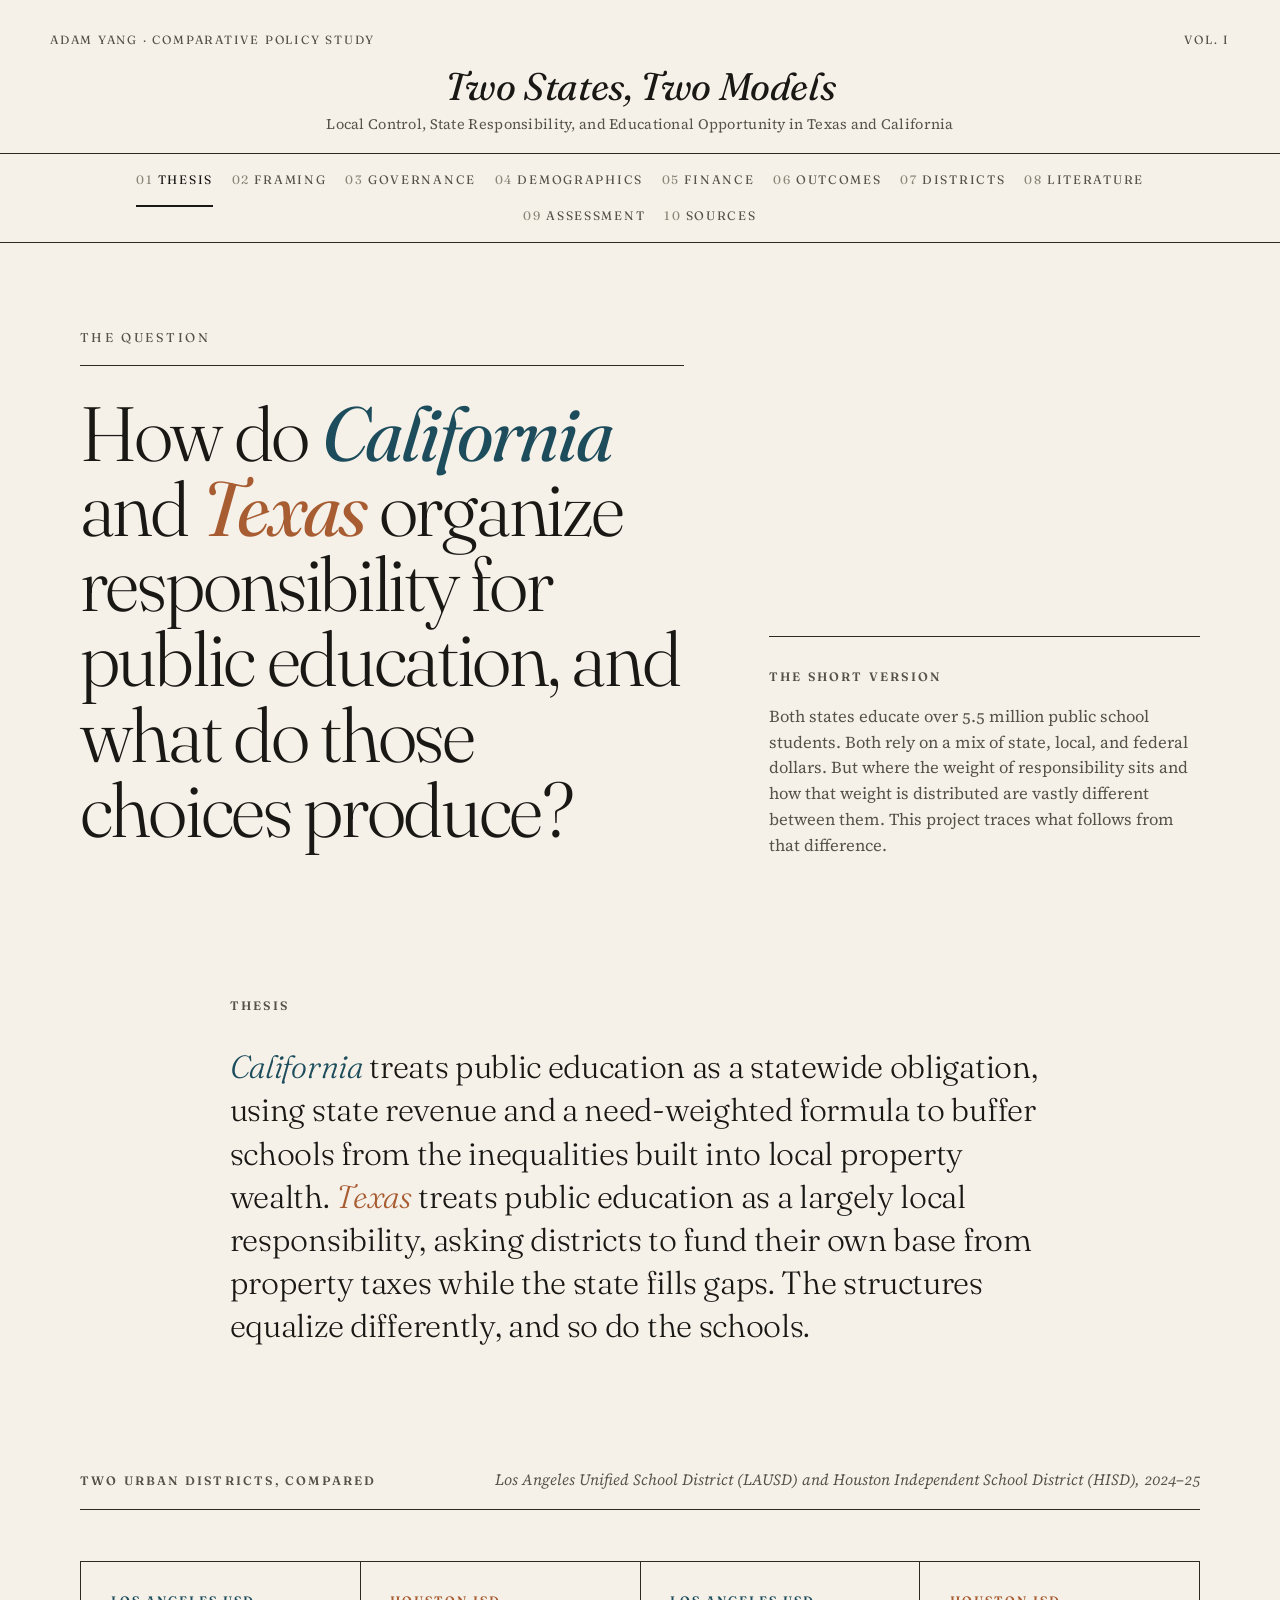
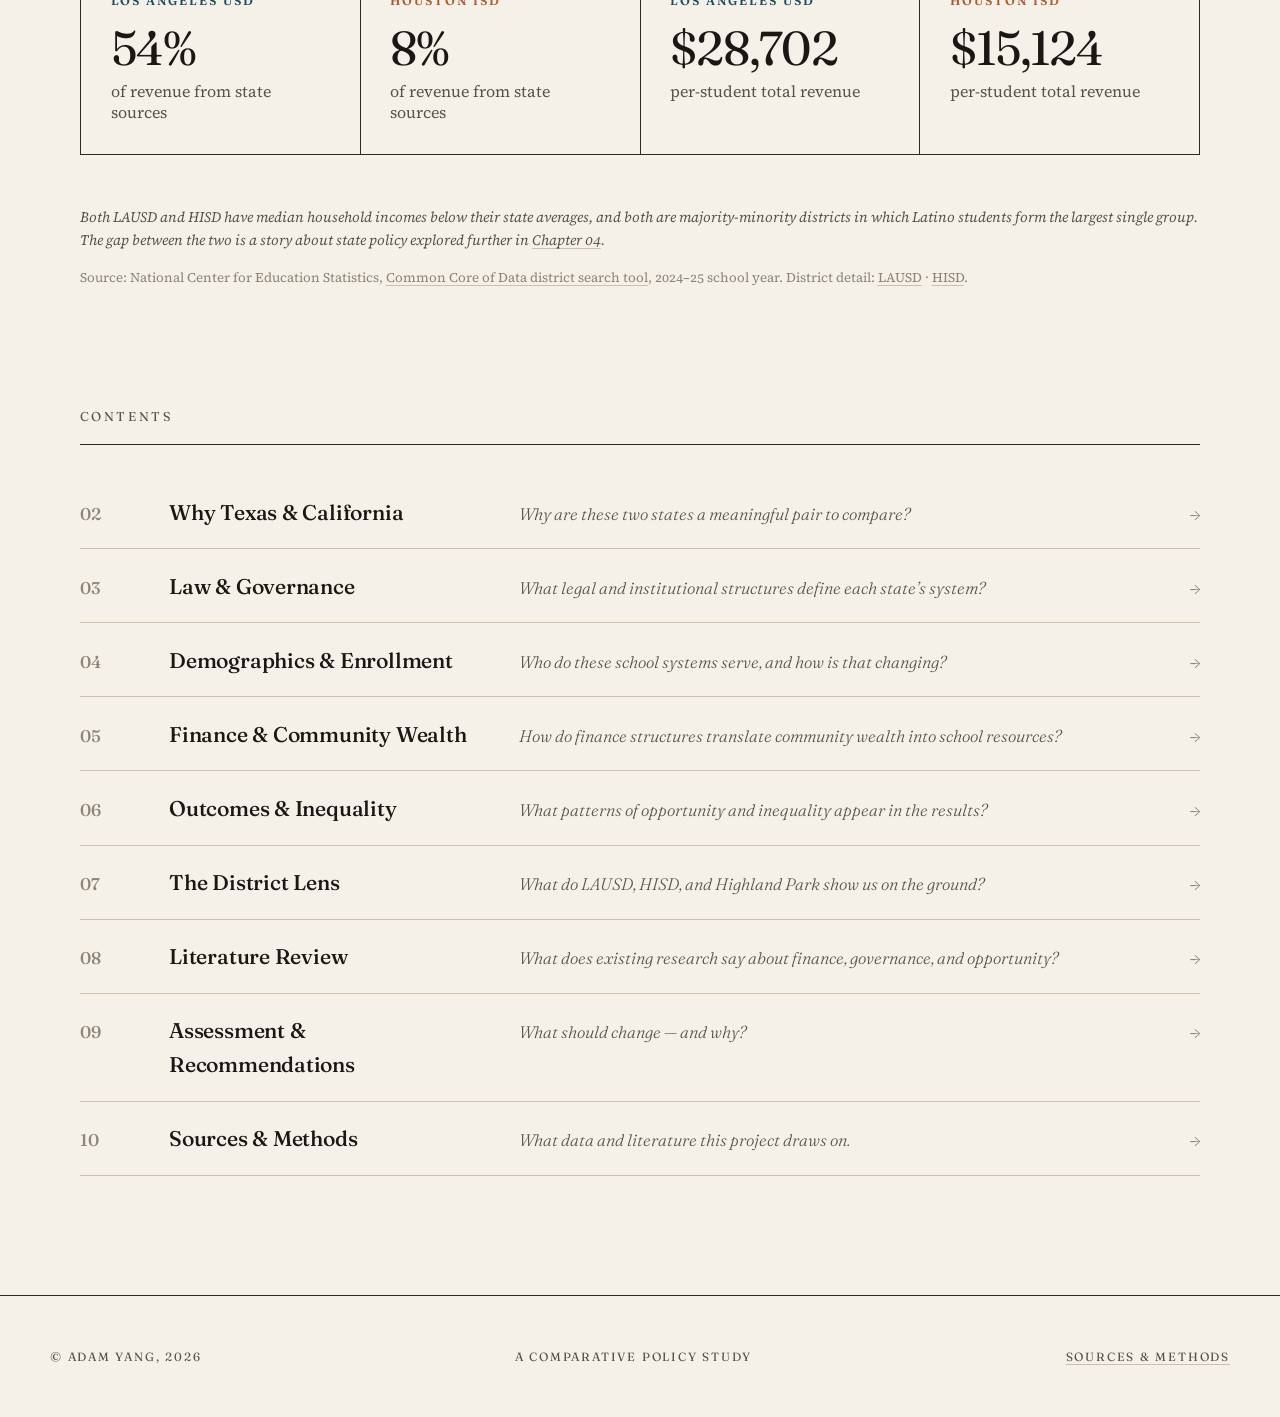
<file: index.html>
<!DOCTYPE html>
<html lang="en">
<head>
<meta charset="UTF-8">
<meta name="viewport" content="width=device-width, initial-scale=1.0">
<title>Two States, Two Models &middot; Texas and California Public Education</title>
<meta name="description" content="A comparative study of how Texas and California organize responsibility for public education — and what those choices produce.">
<link rel="preconnect" href="https://fonts.googleapis.com">
<link rel="preconnect" href="https://fonts.gstatic.com" crossorigin>
<link href="https://fonts.googleapis.com/css2?family=Fraunces:ital,opsz,wght@0,9..144,300..700;1,9..144,300..700&family=Source+Serif+4:ital,opsz,wght@0,8..60,300..700;1,8..60,300..700&display=swap" rel="stylesheet">
<link rel="stylesheet" href="styles.css">
</head>
<body>

<!-- ================ MASTHEAD ================ -->
<header class="masthead">
  <div class="masthead-meta">
    <span>Adam Yang &middot; Comparative Policy Study</span>
    <span>Vol. I</span>
  </div>
  <h1 class="masthead-title"><a href="index.html">Two States, Two Models</a></h1>
  <div class="masthead-sub">Local Control, State Responsibility, and Educational Opportunity in Texas and California</div>
</header>

<!-- ================ NAV ================ -->
<nav class="nav" aria-label="Primary">
  <div class="nav-inner">
    <a href="index.html" aria-current="page"><span class="num">01</span>Thesis</a>
    <a href="why-these-states.html"><span class="num">02</span>Framing</a>
    <a href="governance.html"><span class="num">03</span>Governance</a>
    <a href="demographics.html"><span class="num">04</span>Demographics</a>
    <a href="finance.html"><span class="num">05</span>Finance</a>
    <a href="outcomes.html"><span class="num">06</span>Outcomes</a>
    <a href="districts.html"><span class="num">07</span>Districts</a>
    <a href="literature.html"><span class="num">08</span>Literature</a>
    <a href="conclusion.html"><span class="num">09</span>Assessment</a>
    <a href="sources.html"><span class="num">10</span>Sources</a>
  </div>
</nav>

<!-- ================ HERO ================ -->
<section class="hero">
  <div>
    <div class="hero-eyebrow">The Question</div>
    <h1>How do <em>California</em> and <em class="tx">Texas</em> organize responsibility for public education, and what do those choices produce?</h1>
  </div>
  <aside class="hero-aside">
    <span class="label">The short version</span>
    <p>Both states educate over 5.5 million public school students. Both rely on a mix of state, local, and federal dollars. But where the weight of responsibility sits and how that weight is distributed are vastly different between them. This project traces what follows from that difference.</p>
  </aside>
</section>

<!-- ================ THESIS ================ -->
<section class="thesis">
  <span class="label">Thesis</span>
  <p class="thesis-text">
    <em>California</em> treats public education as a statewide obligation, using state revenue and a need-weighted formula to buffer schools from the inequalities built into local property wealth. <em class="tx">Texas</em> treats public education as a largely local responsibility, asking districts to fund their own base from property taxes while the state fills gaps. The structures equalize differently, and so do the schools.
  </p>
</section>

<!-- ================ QUICK FACTS ================ -->
<section style="max-width: var(--col-wide); margin: 0 auto; padding: 0 var(--space-m);">
  <div style="display: flex; align-items: baseline; justify-content: space-between; padding-bottom: var(--space-s); border-bottom: 1px solid var(--rule); margin-bottom: 0;">
    <span class="label">Two Urban Districts, Compared</span>
    <span style="font-family: var(--f-body); font-style: italic; color: var(--ink-soft); font-size: 0.92rem;">Los Angeles Unified School District (LAUSD) and Houston Independent School District (HISD), 2024&ndash;25</span>
  </div>
  <div class="quickfacts">
    <div class="quickfact is-ca">
      <div class="qf-state">Los Angeles USD</div>
      <div class="qf-num">54%</div>
      <div class="qf-label">of revenue from state sources</div>
    </div>
    <div class="quickfact is-tx">
      <div class="qf-state">Houston ISD</div>
      <div class="qf-num">8%</div>
      <div class="qf-label">of revenue from state sources</div>
    </div>
    <div class="quickfact is-ca">
      <div class="qf-state">Los Angeles USD</div>
      <div class="qf-num">$28,702</div>
      <div class="qf-label">per-student total revenue</div>
    </div>
    <div class="quickfact is-tx">
      <div class="qf-state">Houston ISD</div>
      <div class="qf-num">$15,124</div>
      <div class="qf-label">per-student total revenue</div>
    </div>
  </div>
  <p style="font-size: 0.85rem; color: var(--ink-soft); font-style: italic; margin-top: 0.6rem;">Both LAUSD and HISD have median household incomes below their state averages, and both are majority-minority districts in which Latino students form the largest single group. The gap between the two is a story about state policy explored further in <a href="demographics.html" style="color: inherit;">Chapter 04</a>.</p>
  <p style="font-size: 0.78rem; color: var(--ink-faint); margin-top: 0.8rem; line-height: 1.5;">
    Source: National Center for Education Statistics, <a href="https://nces.ed.gov/ccd/districtsearch/index.asp" style="color: inherit;">Common Core of Data district search tool</a>, 2024&ndash;25 school year. District detail: <a href="https://nces.ed.gov/ccd/districtsearch/district_detail.asp?Search=1&amp;DistrictID=0622710&amp;DistrictType=1&amp;DistrictType=2&amp;DistrictType=3&amp;DistrictType=4&amp;DistrictType=5&amp;DistrictType=6&amp;DistrictType=7&amp;DistrictType=8&amp;DistrictType=9&amp;NumOfStudentsRange=more&amp;NumOfSchoolsRange=more&amp;ID2=0622710&amp;details=4" style="color: inherit;">LAUSD</a> &middot; <a href="https://nces.ed.gov/ccd/districtsearch/district_detail.asp?Search=1&amp;details=1&amp;DistrictID=4823640&amp;DistrictType=1&amp;DistrictType=2&amp;DistrictType=3&amp;DistrictType=4&amp;DistrictType=5&amp;DistrictType=6&amp;DistrictType=7&amp;DistrictType=8&amp;DistrictType=9&amp;NumOfStudentsRange=more&amp;NumOfSchoolsRange=more&amp;ID2=4823640" style="color: inherit;">HISD</a>.
  </p>
</section>

<!-- ================ TABLE OF CONTENTS ================ -->
<section class="toc">
  <div class="toc-label">Contents</div>
  <ul class="toc-list">
    <li>
      <a href="why-these-states.html">
        <span class="toc-num">02</span>
        <span class="toc-title">Why Texas &amp; California</span>
        <span class="toc-q">Why are these two states a meaningful pair to compare?</span>
        <span class="toc-arrow">&rarr;</span>
      </a>
    </li>
    <li>
      <a href="governance.html">
        <span class="toc-num">03</span>
        <span class="toc-title">Law &amp; Governance</span>
        <span class="toc-q">What legal and institutional structures define each state&rsquo;s system?</span>
        <span class="toc-arrow">&rarr;</span>
      </a>
    </li>
    <li>
      <a href="demographics.html">
        <span class="toc-num">04</span>
        <span class="toc-title">Demographics &amp; Enrollment</span>
        <span class="toc-q">Who do these school systems serve, and how is that changing?</span>
        <span class="toc-arrow">&rarr;</span>
      </a>
    </li>
    <li>
      <a href="finance.html">
        <span class="toc-num">05</span>
        <span class="toc-title">Finance &amp; Community Wealth</span>
        <span class="toc-q">How do finance structures translate community wealth into school resources?</span>
        <span class="toc-arrow">&rarr;</span>
      </a>
    </li>
    <li>
      <a href="outcomes.html">
        <span class="toc-num">06</span>
        <span class="toc-title">Outcomes &amp; Inequality</span>
        <span class="toc-q">What patterns of opportunity and inequality appear in the results?</span>
        <span class="toc-arrow">&rarr;</span>
      </a>
    </li>
    <li>
      <a href="districts.html">
        <span class="toc-num">07</span>
        <span class="toc-title">The District Lens</span>
        <span class="toc-q">What do LAUSD, HISD, and Highland Park show us on the ground?</span>
        <span class="toc-arrow">&rarr;</span>
      </a>
    </li>
    <li>
      <a href="literature.html">
        <span class="toc-num">08</span>
        <span class="toc-title">Literature Review</span>
        <span class="toc-q">What does existing research say about finance, governance, and opportunity?</span>
        <span class="toc-arrow">&rarr;</span>
      </a>
    </li>
    <li>
      <a href="conclusion.html">
        <span class="toc-num">09</span>
        <span class="toc-title">Assessment &amp; Recommendations</span>
        <span class="toc-q">What should change &mdash; and why?</span>
        <span class="toc-arrow">&rarr;</span>
      </a>
    </li>
    <li>
      <a href="sources.html">
        <span class="toc-num">10</span>
        <span class="toc-title">Sources &amp; Methods</span>
        <span class="toc-q">What data and literature this project draws on.</span>
        <span class="toc-arrow">&rarr;</span>
      </a>
    </li>
  </ul>
</section>

<!-- ================ FOOTER ================ -->
<footer class="site-foot">
  <div class="foot-inner">
    <span>&copy; Adam Yang, 2026</span>
    <span>A comparative policy study</span>
    <span><a href="sources.html">Sources &amp; Methods</a></span>
  </div>
</footer>

</body>
</html>
</file>
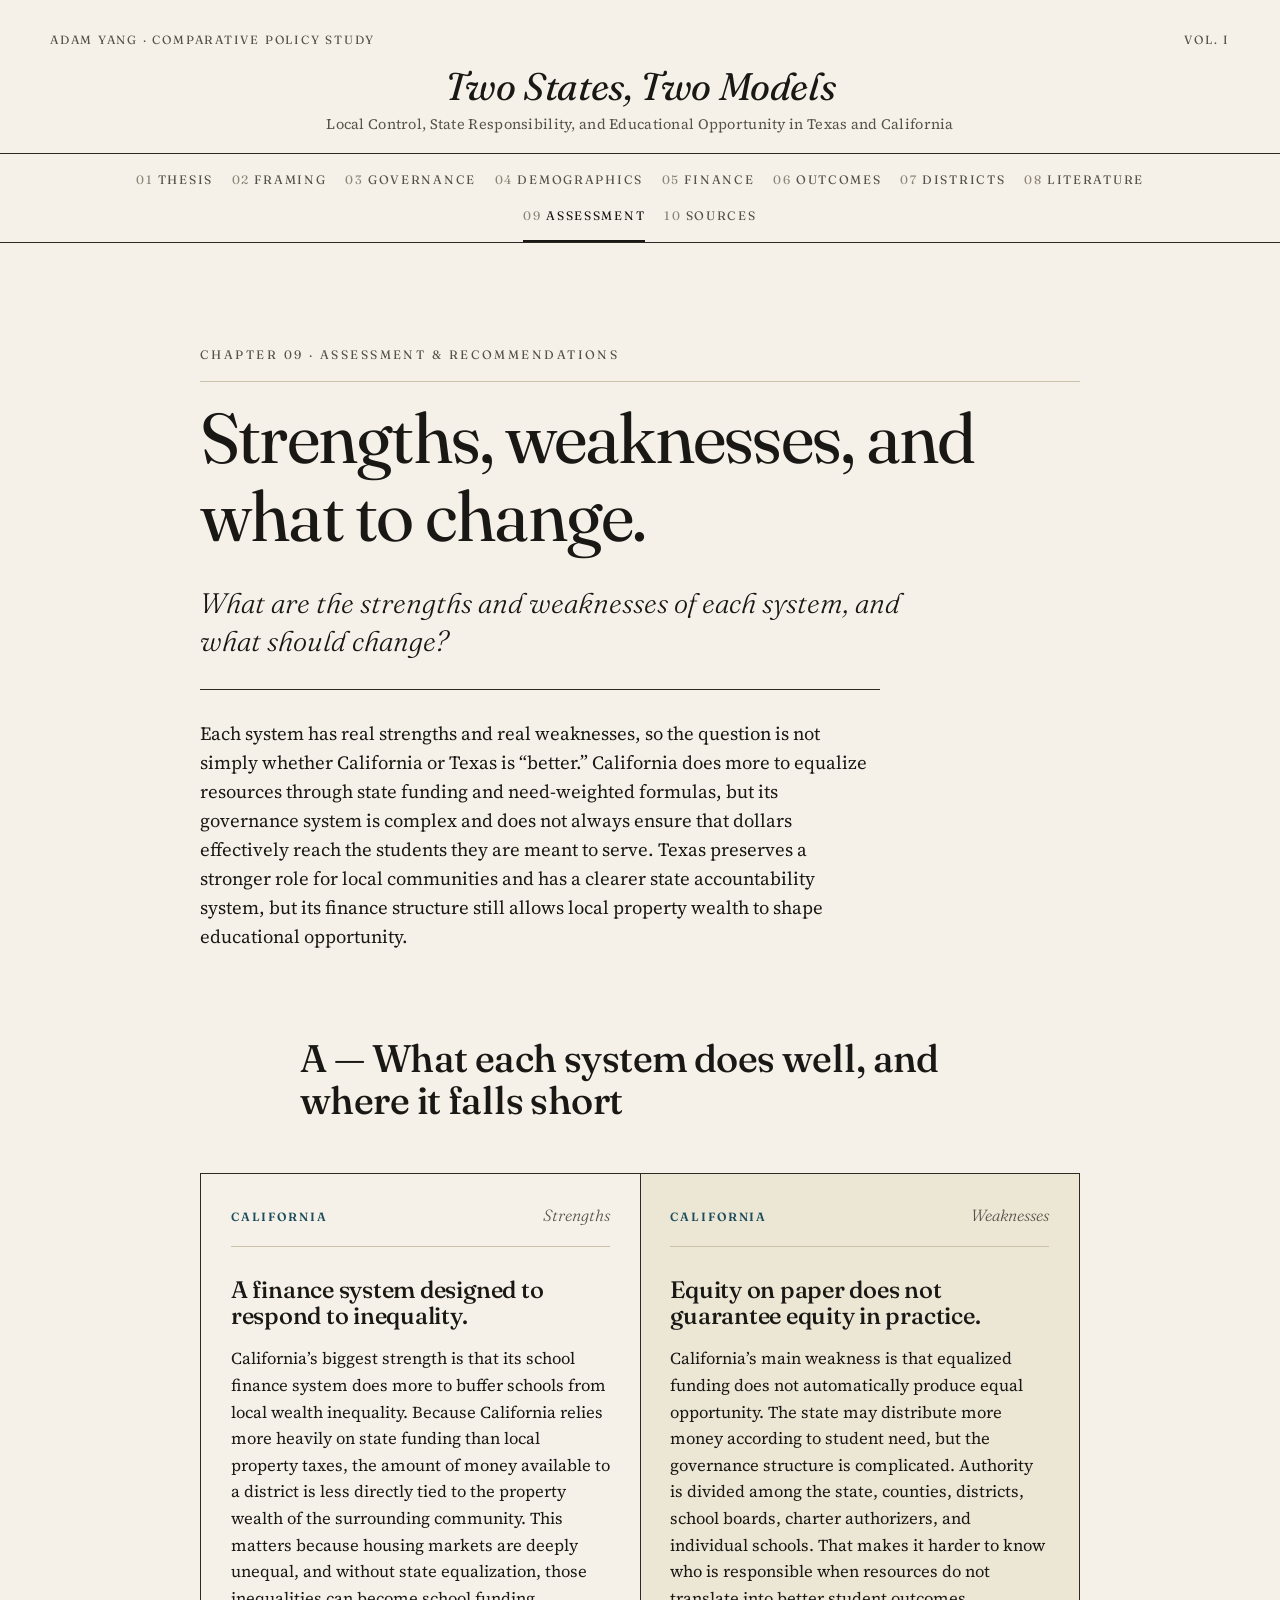
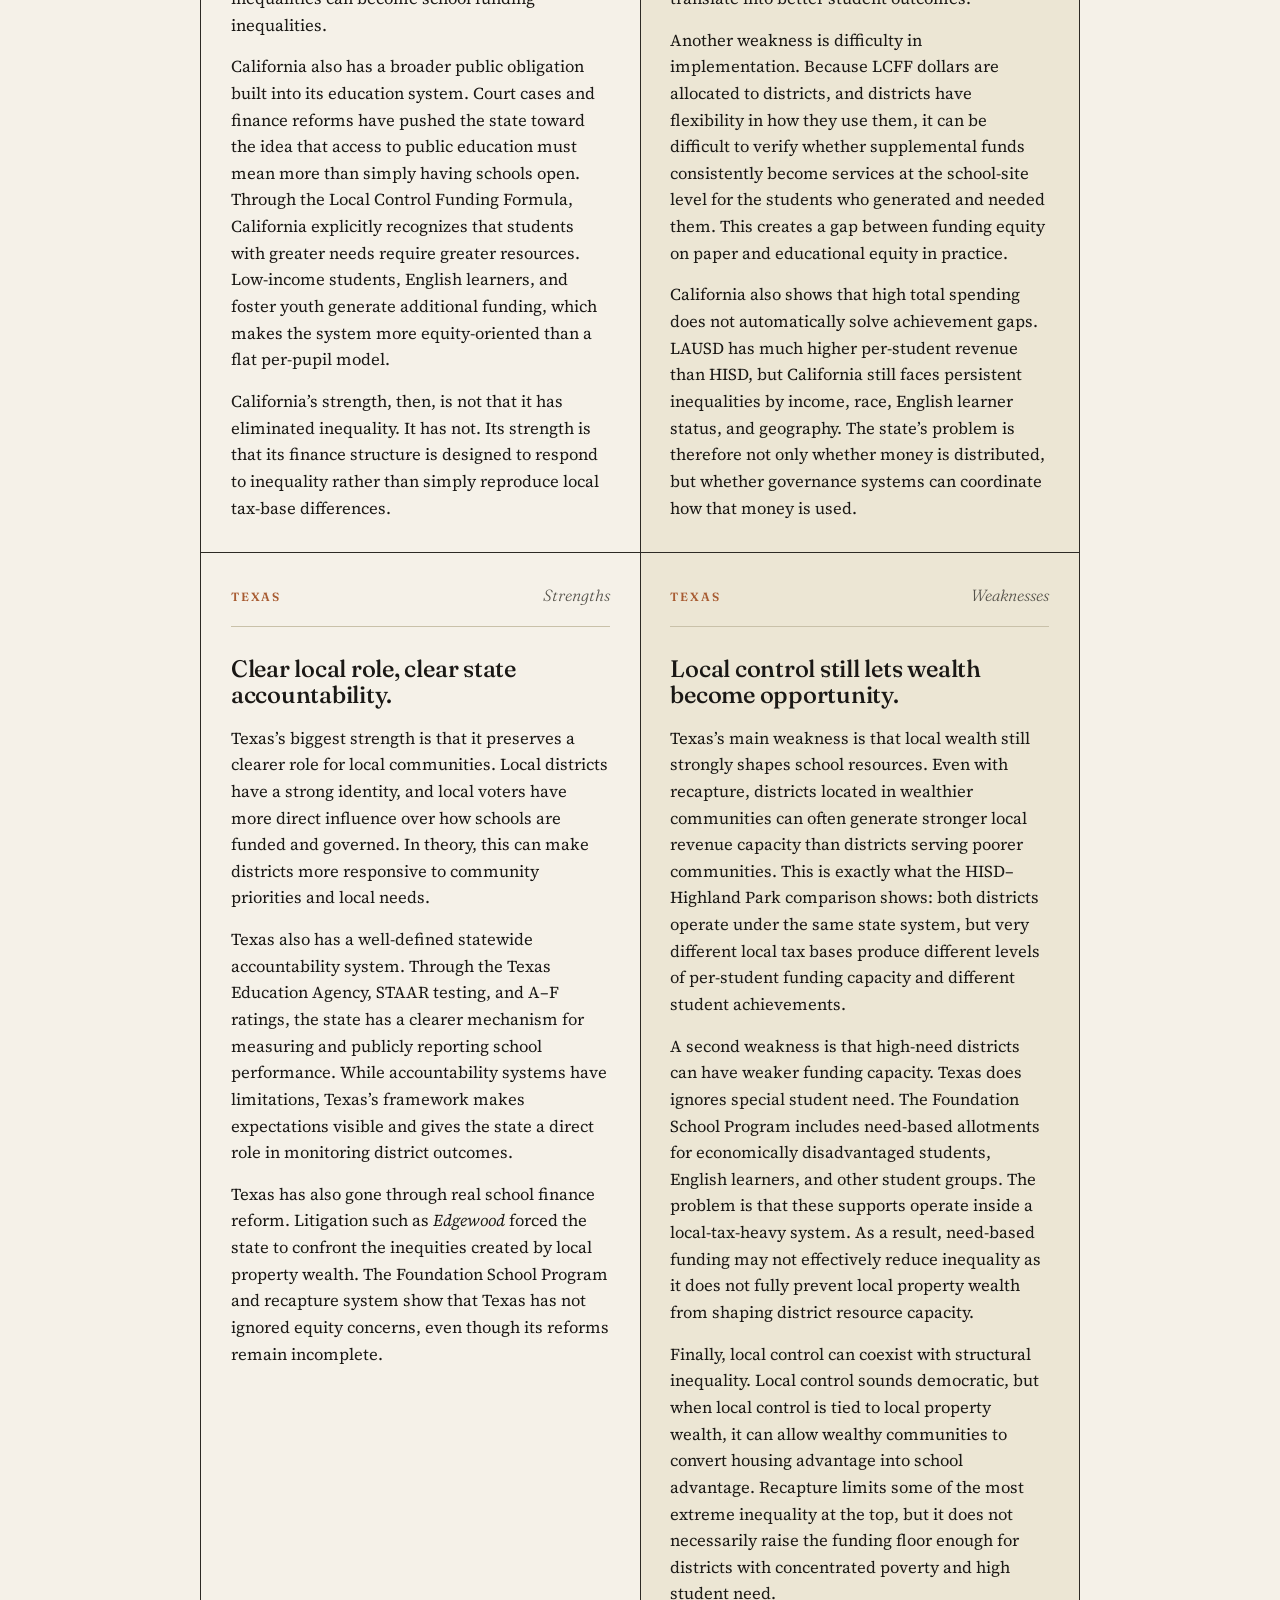
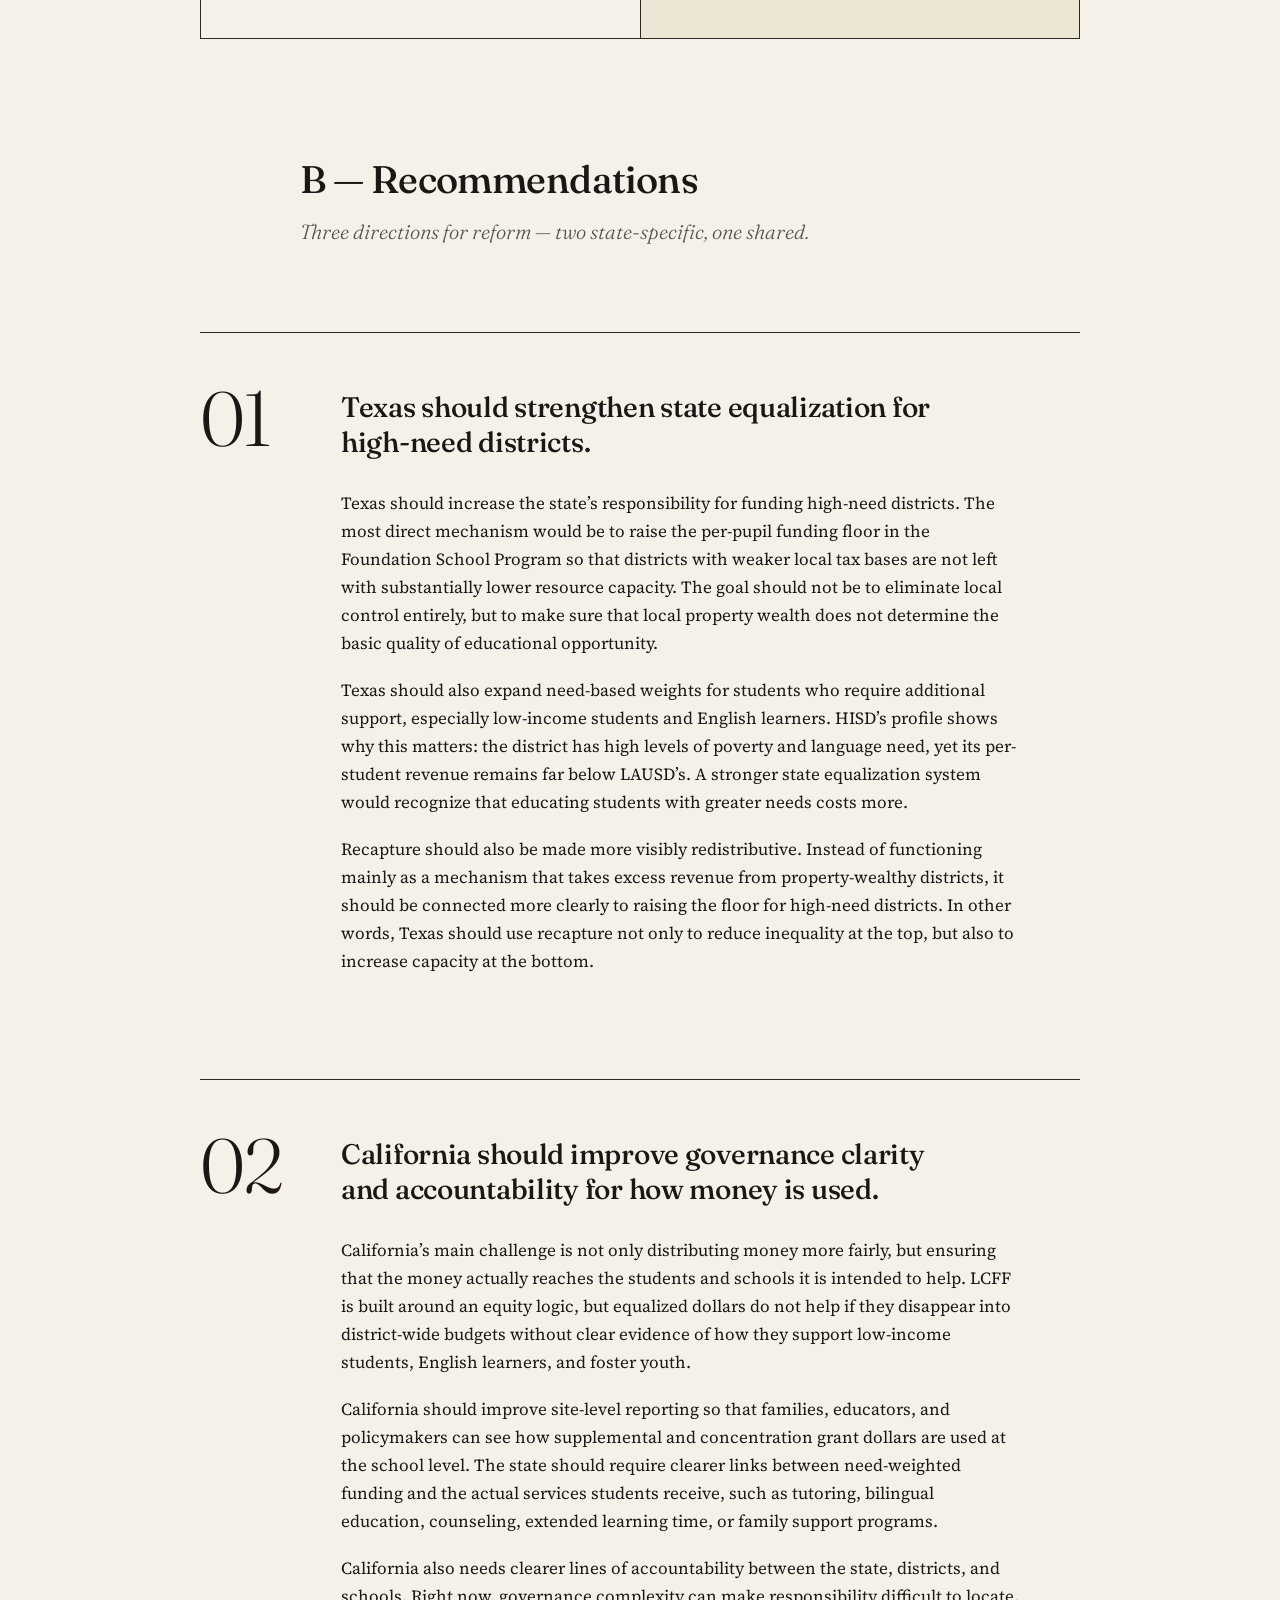
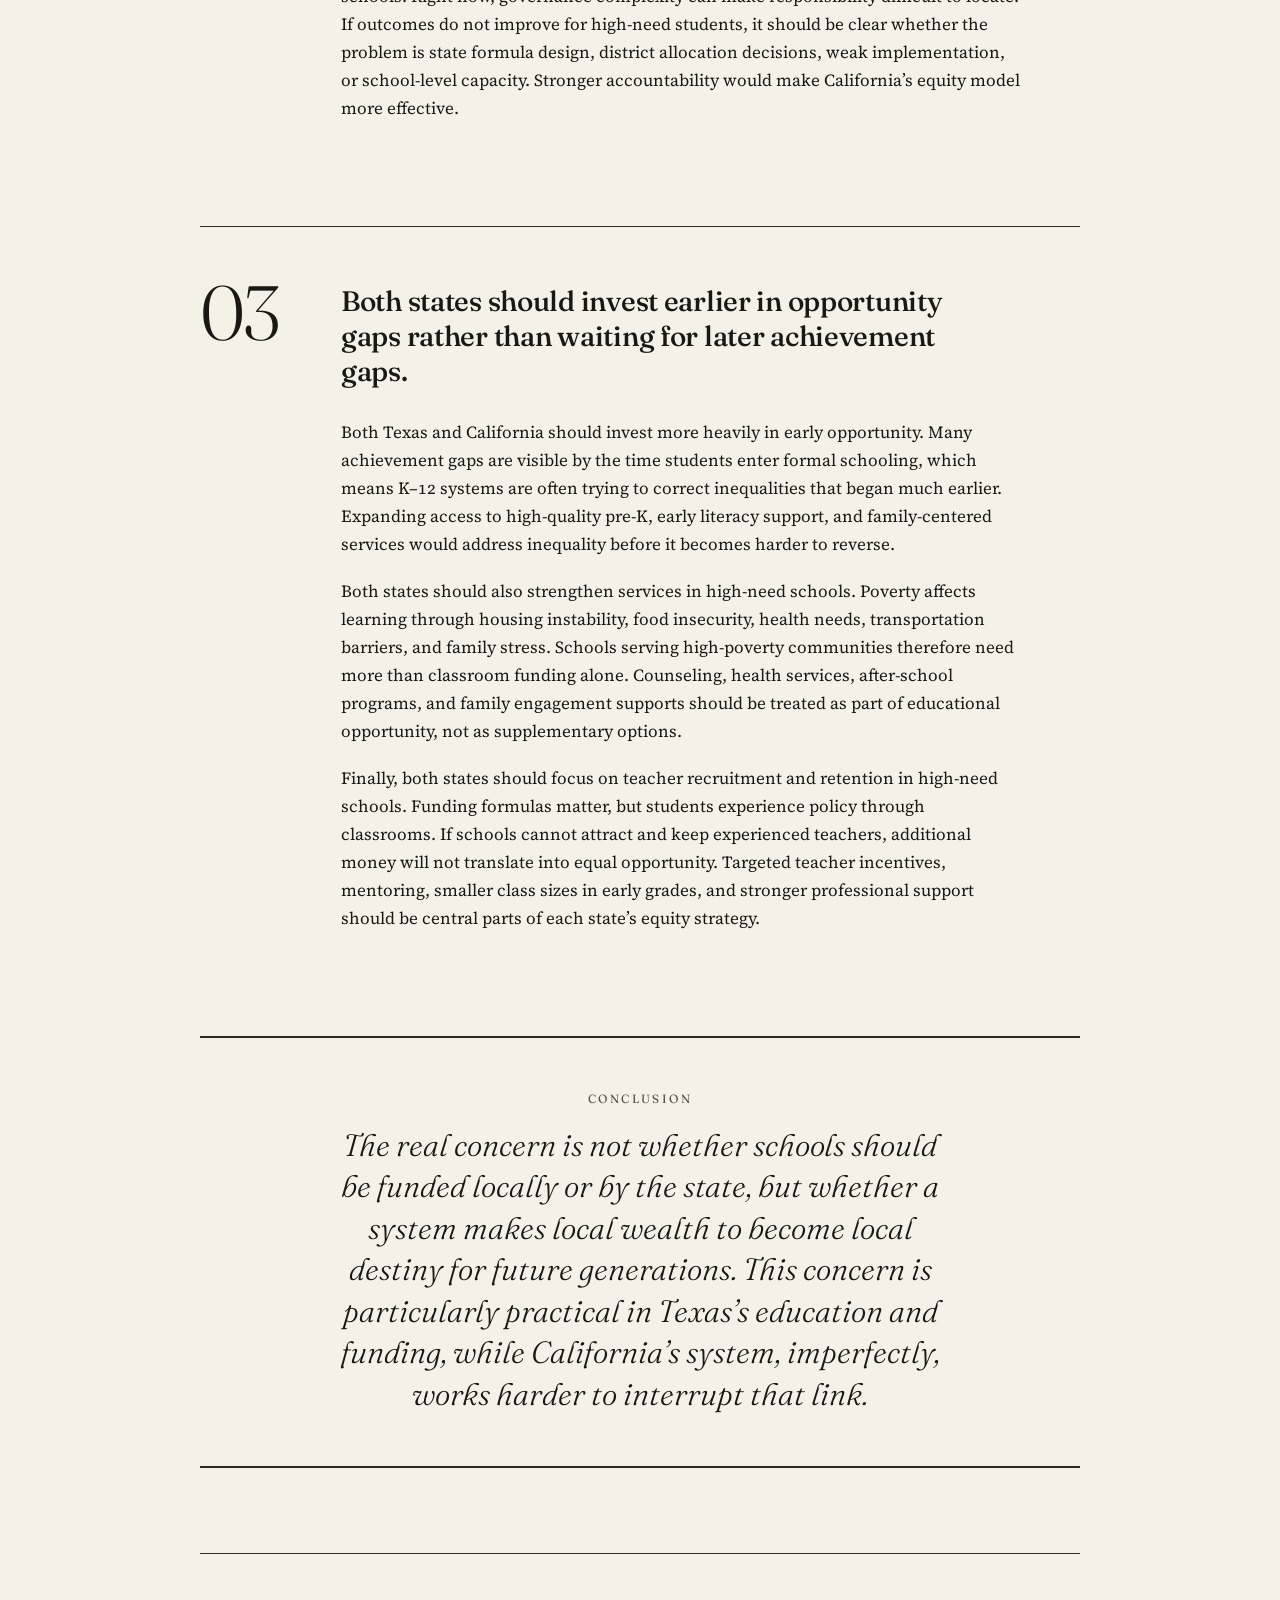
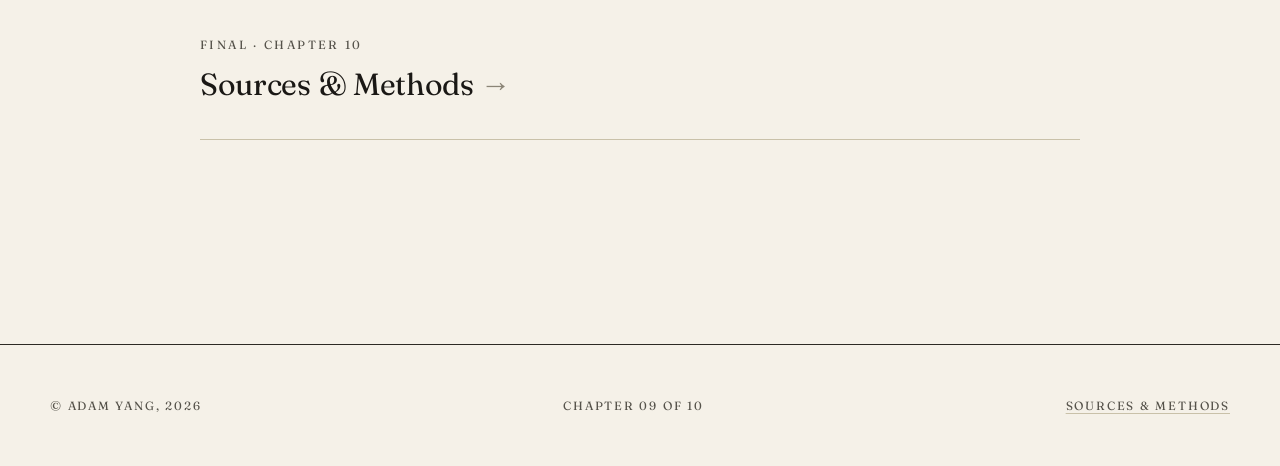
<file: conclusion.html>
<!DOCTYPE html>
<html lang="en">
<head>
<meta charset="UTF-8">
<meta name="viewport" content="width=device-width, initial-scale=1.0">
<title>Assessment &amp; Recommendations &middot; Two States, Two Models</title>
<link rel="preconnect" href="https://fonts.googleapis.com">
<link rel="preconnect" href="https://fonts.gstatic.com" crossorigin>
<link href="https://fonts.googleapis.com/css2?family=Fraunces:ital,opsz,wght@0,9..144,300..700;1,9..144,300..700&family=Source+Serif+4:ital,opsz,wght@0,8..60,300..700;1,8..60,300..700&display=swap" rel="stylesheet">
<link rel="stylesheet" href="styles.css">
<style>
  /* Four-quadrant strengths/weaknesses grid */
  .swot {
    display: grid;
    grid-template-columns: 1fr;
    gap: 1px;
    background: var(--rule);
    border: 1px solid var(--rule);
    margin: var(--space-l) 0;
  }
  @media (min-width: 780px) {
    .swot { grid-template-columns: 1fr 1fr; }
  }
  .swot-cell {
    background: var(--bg);
    padding: var(--space-m);
  }
  .swot-cell .sw-head {
    display: flex;
    justify-content: space-between;
    align-items: baseline;
    margin-bottom: var(--space-m);
    padding-bottom: var(--space-s);
    border-bottom: 1px solid var(--rule-soft);
  }
  .swot-cell .sw-state {
    font-family: var(--f-label);
    font-size: 0.7rem;
    letter-spacing: 0.16em;
    text-transform: uppercase;
    font-weight: 600;
  }
  .swot-cell.is-ca-strength .sw-state,
  .swot-cell.is-ca-weakness .sw-state { color: var(--ca); }
  .swot-cell.is-tx-strength .sw-state,
  .swot-cell.is-tx-weakness .sw-state { color: var(--tx); }

  .swot-cell .sw-kind {
    font-family: var(--f-display);
    font-style: italic;
    font-weight: 300;
    color: var(--ink-soft);
    font-size: 0.95rem;
  }
  .swot-cell h3 {
    font-family: var(--f-display);
    font-size: 1.4rem;
    font-weight: 500;
    margin: 0 0 var(--space-s);
    letter-spacing: -0.01em;
  }
  .swot-cell p {
    font-size: 0.98rem;
    line-height: 1.6;
    margin: 0 0 0.9em;
  }
  .swot-cell p:last-child { margin-bottom: 0; }

  /* Weakness cells get a muted variant */
  .swot-cell.is-weakness { background: var(--bg-alt); }

  /* Big numbered recommendations */
  .rec {
    display: grid;
    grid-template-columns: 1fr;
    gap: var(--space-s);
    margin: var(--space-xl) 0;
    padding-top: var(--space-l);
    border-top: 1px solid var(--rule);
  }
  @media (min-width: 780px) {
    .rec { grid-template-columns: 90px 1fr; gap: var(--space-l); align-items: start; }
  }
  .rec-num {
    font-family: var(--f-display);
    font-feature-settings: "lnum" 1;
    font-size: clamp(3.5rem, 6vw, 5rem);
    font-weight: 300;
    line-height: 0.9;
    color: var(--ink);
    letter-spacing: -0.03em;
  }
  .rec h3 {
    font-family: var(--f-display);
    font-size: clamp(1.35rem, 2.2vw, 1.7rem);
    font-weight: 500;
    margin: 0.3rem 0 var(--space-m);
    letter-spacing: -0.01em;
    line-height: 1.25;
    max-width: 32ch;
  }
  .rec p {
    font-size: 1rem;
    line-height: 1.65;
    margin-bottom: 1.1em;
    max-width: var(--col-read);
  }
</style>
</head>
<body>

<header class="masthead">
  <div class="masthead-meta">
    <span>Adam Yang &middot; Comparative Policy Study</span>
    <span>Vol. I</span>
  </div>
  <h1 class="masthead-title"><a href="index.html">Two States, Two Models</a></h1>
  <div class="masthead-sub">Local Control, State Responsibility, and Educational Opportunity in Texas and California</div>
</header>

<nav class="nav" aria-label="Primary">
  <div class="nav-inner">
    <a href="index.html"><span class="num">01</span>Thesis</a>
    <a href="why-these-states.html"><span class="num">02</span>Framing</a>
    <a href="governance.html"><span class="num">03</span>Governance</a>
    <a href="demographics.html"><span class="num">04</span>Demographics</a>
    <a href="finance.html"><span class="num">05</span>Finance</a>
    <a href="outcomes.html"><span class="num">06</span>Outcomes</a>
    <a href="districts.html"><span class="num">07</span>Districts</a>
    <a href="literature.html"><span class="num">08</span>Literature</a>
    <a href="conclusion.html" aria-current="page"><span class="num">09</span>Assessment</a>
    <a href="sources.html"><span class="num">10</span>Sources</a>
  </div>
</nav>

<main>

  <header class="page-head">
    <div class="chapter">Chapter 09 &middot; Assessment &amp; Recommendations</div>
    <h1>Strengths, weaknesses, and what to change.</h1>
    <p class="question">What are the strengths and weaknesses of each system, and what should change?</p>
    <p class="claim">Each system has real strengths and real weaknesses, so the question is not simply whether California or Texas is &ldquo;better.&rdquo; California does more to equalize resources through state funding and need-weighted formulas, but its governance system is complex and does not always ensure that dollars effectively reach the students they are meant to serve. Texas preserves a stronger role for local communities and has a clearer state accountability system, but its finance structure still allows local property wealth to shape educational opportunity.</p>
  </header>

  <!-- ============ FOUR QUADRANTS ============ -->
  <section class="prose-wide">
    <h2 style="max-width: var(--col-read); margin: var(--space-l) auto var(--space-m);">A &mdash; What each system does well, and where it falls short</h2>

    <div class="swot">
      <div class="swot-cell is-ca-strength">
        <div class="sw-head">
          <span class="sw-state">California</span>
          <span class="sw-kind">Strengths</span>
        </div>
        <h3>A finance system designed to respond to inequality.</h3>
        <p>California&rsquo;s biggest strength is that its school finance system does more to buffer schools from local wealth inequality. Because California relies more heavily on state funding than local property taxes, the amount of money available to a district is less directly tied to the property wealth of the surrounding community. This matters because housing markets are deeply unequal, and without state equalization, those inequalities can become school funding inequalities.</p>
        <p>California also has a broader public obligation built into its education system. Court cases and finance reforms have pushed the state toward the idea that access to public education must mean more than simply having schools open. Through the Local Control Funding Formula, California explicitly recognizes that students with greater needs require greater resources. Low-income students, English learners, and foster youth generate additional funding, which makes the system more equity-oriented than a flat per-pupil model.</p>
        <p>California&rsquo;s strength, then, is not that it has eliminated inequality. It has not. Its strength is that its finance structure is designed to respond to inequality rather than simply reproduce local tax-base differences.</p>
      </div>

      <div class="swot-cell is-ca-weakness is-weakness">
        <div class="sw-head">
          <span class="sw-state">California</span>
          <span class="sw-kind">Weaknesses</span>
        </div>
        <h3>Equity on paper does not guarantee equity in practice.</h3>
        <p>California&rsquo;s main weakness is that equalized funding does not automatically produce equal opportunity. The state may distribute more money according to student need, but the governance structure is complicated. Authority is divided among the state, counties, districts, school boards, charter authorizers, and individual schools. That makes it harder to know who is responsible when resources do not translate into better student outcomes.</p>
        <p>Another weakness is difficulty in implementation. Because LCFF dollars are allocated to districts, and districts have flexibility in how they use them, it can be difficult to verify whether supplemental funds consistently become services at the school-site level for the students who generated and needed them. This creates a gap between funding equity on paper and educational equity in practice.</p>
        <p>California also shows that high total spending does not automatically solve achievement gaps. LAUSD has much higher per-student revenue than HISD, but California still faces persistent inequalities by income, race, English learner status, and geography. The state&rsquo;s problem is therefore not only whether money is distributed, but whether governance systems can coordinate how that money is used.</p>
      </div>

      <div class="swot-cell is-tx-strength">
        <div class="sw-head">
          <span class="sw-state">Texas</span>
          <span class="sw-kind">Strengths</span>
        </div>
        <h3>Clear local role, clear state accountability.</h3>
        <p>Texas&rsquo;s biggest strength is that it preserves a clearer role for local communities. Local districts have a strong identity, and local voters have more direct influence over how schools are funded and governed. In theory, this can make districts more responsive to community priorities and local needs.</p>
        <p>Texas also has a well-defined statewide accountability system. Through the Texas Education Agency, STAAR testing, and A&ndash;F ratings, the state has a clearer mechanism for measuring and publicly reporting school performance. While accountability systems have limitations, Texas&rsquo;s framework makes expectations visible and gives the state a direct role in monitoring district outcomes.</p>
        <p>Texas has also gone through real school finance reform. Litigation such as <em>Edgewood</em> forced the state to confront the inequities created by local property wealth. The Foundation School Program and recapture system show that Texas has not ignored equity concerns, even though its reforms remain incomplete.</p>
      </div>

      <div class="swot-cell is-tx-weakness is-weakness">
        <div class="sw-head">
          <span class="sw-state">Texas</span>
          <span class="sw-kind">Weaknesses</span>
        </div>
        <h3>Local control still lets wealth become opportunity.</h3>
        <p>Texas&rsquo;s main weakness is that local wealth still strongly shapes school resources. Even with recapture, districts located in wealthier communities can often generate stronger local revenue capacity than districts serving poorer communities. This is exactly what the HISD&ndash;Highland Park comparison shows: both districts operate under the same state system, but very different local tax bases produce different levels of per-student funding capacity and different student achievements.</p>
        <p>A second weakness is that high-need districts can have weaker funding capacity. Texas does ignores special student need. The Foundation School Program includes need-based allotments for economically disadvantaged students, English learners, and other student groups. The problem is that these supports operate inside a local-tax-heavy system. As a result, need-based funding may not effectively reduce inequality as it does not fully prevent local property wealth from shaping district resource capacity. </p>
        <p>Finally, local control can coexist with structural inequality. Local control sounds democratic, but when local control is tied to local property wealth, it can allow wealthy communities to convert housing advantage into school advantage. Recapture limits some of the most extreme inequality at the top, but it does not necessarily raise the funding floor enough for districts with concentrated poverty and high student need.</p>
      </div>
    </div>
  </section>

  <!-- ============ RECOMMENDATIONS ============ -->
  <section class="prose-wide" style="margin-top: var(--space-xxl);">
    <h2 style="max-width: var(--col-read); margin: 0 auto var(--space-s);">B &mdash; Recommendations</h2>
    <p style="max-width: var(--col-read); margin: 0 auto var(--space-l); font-family: var(--f-display); font-style: italic; font-weight: 300; font-size: 1.2rem; line-height: 1.45; color: var(--ink-soft);">Three directions for reform &mdash; two state-specific, one shared.</p>

    <article class="rec">
      <div class="rec-num">01</div>
      <div>
        <h3>Texas should strengthen state equalization for high-need districts.</h3>
        <p>Texas should increase the state&rsquo;s responsibility for funding high-need districts. The most direct mechanism would be to raise the per-pupil funding floor in the Foundation School Program so that districts with weaker local tax bases are not left with substantially lower resource capacity. The goal should not be to eliminate local control entirely, but to make sure that local property wealth does not determine the basic quality of educational opportunity.</p>
        <p>Texas should also expand need-based weights for students who require additional support, especially low-income students and English learners. HISD&rsquo;s profile shows why this matters: the district has high levels of poverty and language need, yet its per-student revenue remains far below LAUSD&rsquo;s. A stronger state equalization system would recognize that educating students with greater needs costs more.</p>
        <p>Recapture should also be made more visibly redistributive. Instead of functioning mainly as a mechanism that takes excess revenue from property-wealthy districts, it should be connected more clearly to raising the floor for high-need districts. In other words, Texas should use recapture not only to reduce inequality at the top, but also to increase capacity at the bottom.</p>
      </div>
    </article>

    <article class="rec">
      <div class="rec-num">02</div>
      <div>
        <h3>California should improve governance clarity and accountability for how money is used.</h3>
        <p>California&rsquo;s main challenge is not only distributing money more fairly, but ensuring that the money actually reaches the students and schools it is intended to help. LCFF is built around an equity logic, but equalized dollars do not help if they disappear into district-wide budgets without clear evidence of how they support low-income students, English learners, and foster youth.</p>
        <p>California should improve site-level reporting so that families, educators, and policymakers can see how supplemental and concentration grant dollars are used at the school level. The state should require clearer links between need-weighted funding and the actual services students receive, such as tutoring, bilingual education, counseling, extended learning time, or family support programs.</p>
        <p>California also needs clearer lines of accountability between the state, districts, and schools. Right now, governance complexity can make responsibility difficult to locate. If outcomes do not improve for high-need students, it should be clear whether the problem is state formula design, district allocation decisions, weak implementation, or school-level capacity. Stronger accountability would make California&rsquo;s equity model more effective.</p>
      </div>
    </article>

    <article class="rec">
      <div class="rec-num">03</div>
      <div>
        <h3>Both states should invest earlier in opportunity gaps rather than waiting for later achievement gaps.</h3>
        <p>Both Texas and California should invest more heavily in early opportunity. Many achievement gaps are visible by the time students enter formal schooling, which means K&ndash;12 systems are often trying to correct inequalities that began much earlier. Expanding access to high-quality pre-K, early literacy support, and family-centered services would address inequality before it becomes harder to reverse.</p>
        <p>Both states should also strengthen services in high-need schools. Poverty affects learning through housing instability, food insecurity, health needs, transportation barriers, and family stress. Schools serving high-poverty communities therefore need more than classroom funding alone. Counseling, health services, after-school programs, and family engagement supports should be treated as part of educational opportunity, not as supplementary options.</p>
        <p>Finally, both states should focus on teacher recruitment and retention in high-need schools. Funding formulas matter, but students experience policy through classrooms. If schools cannot attract and keep experienced teachers, additional money will not translate into equal opportunity. Targeted teacher incentives, mentoring, smaller class sizes in early grades, and stronger professional support should be central parts of each state&rsquo;s equity strategy.</p>
      </div>
    </article>
  </section>

  <!-- ============ CONCLUSION ============ -->
  <div class="takeaway">
    <div class="t-label">Conclusion</div>
    <blockquote>
      The real concern is not whether schools should be funded locally or by the state, but whether a system makes local wealth to become local destiny for future generations. This concern is particularly practical in Texas&rsquo;s education and funding, while California&rsquo;s system, imperfectly, works harder to interrupt that link.
    </blockquote>
  </div>

  <nav class="next" aria-label="Sources">
    <a href="sources.html">
      <span class="next-label">Final &middot; Chapter 10</span>
      <span class="next-title">Sources &amp; Methods</span>
    </a>
  </nav>

</main>

<footer class="site-foot">
  <div class="foot-inner">
    <span>&copy; Adam Yang, 2026</span>
    <span>Chapter 09 of 10</span>
    <span><a href="sources.html">Sources &amp; Methods</a></span>
  </div>
</footer>

</body>
</html>
</file>
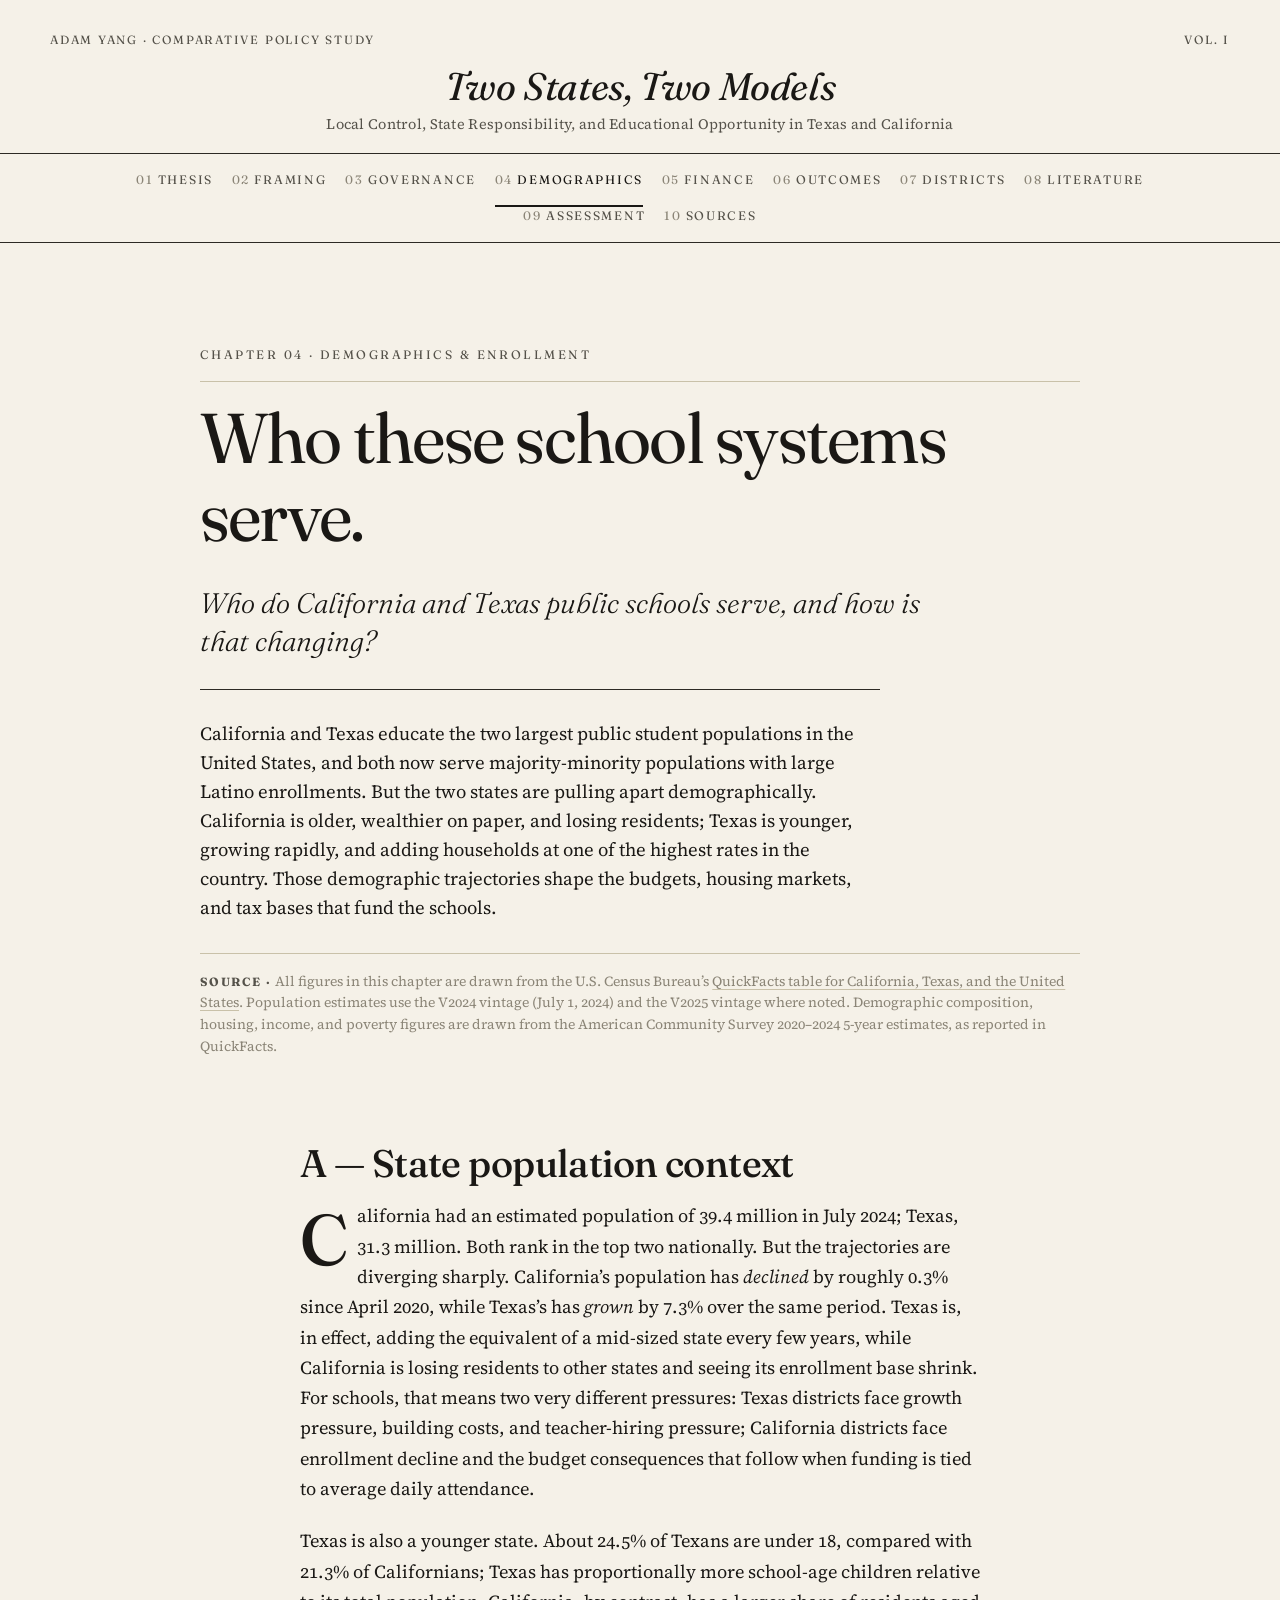
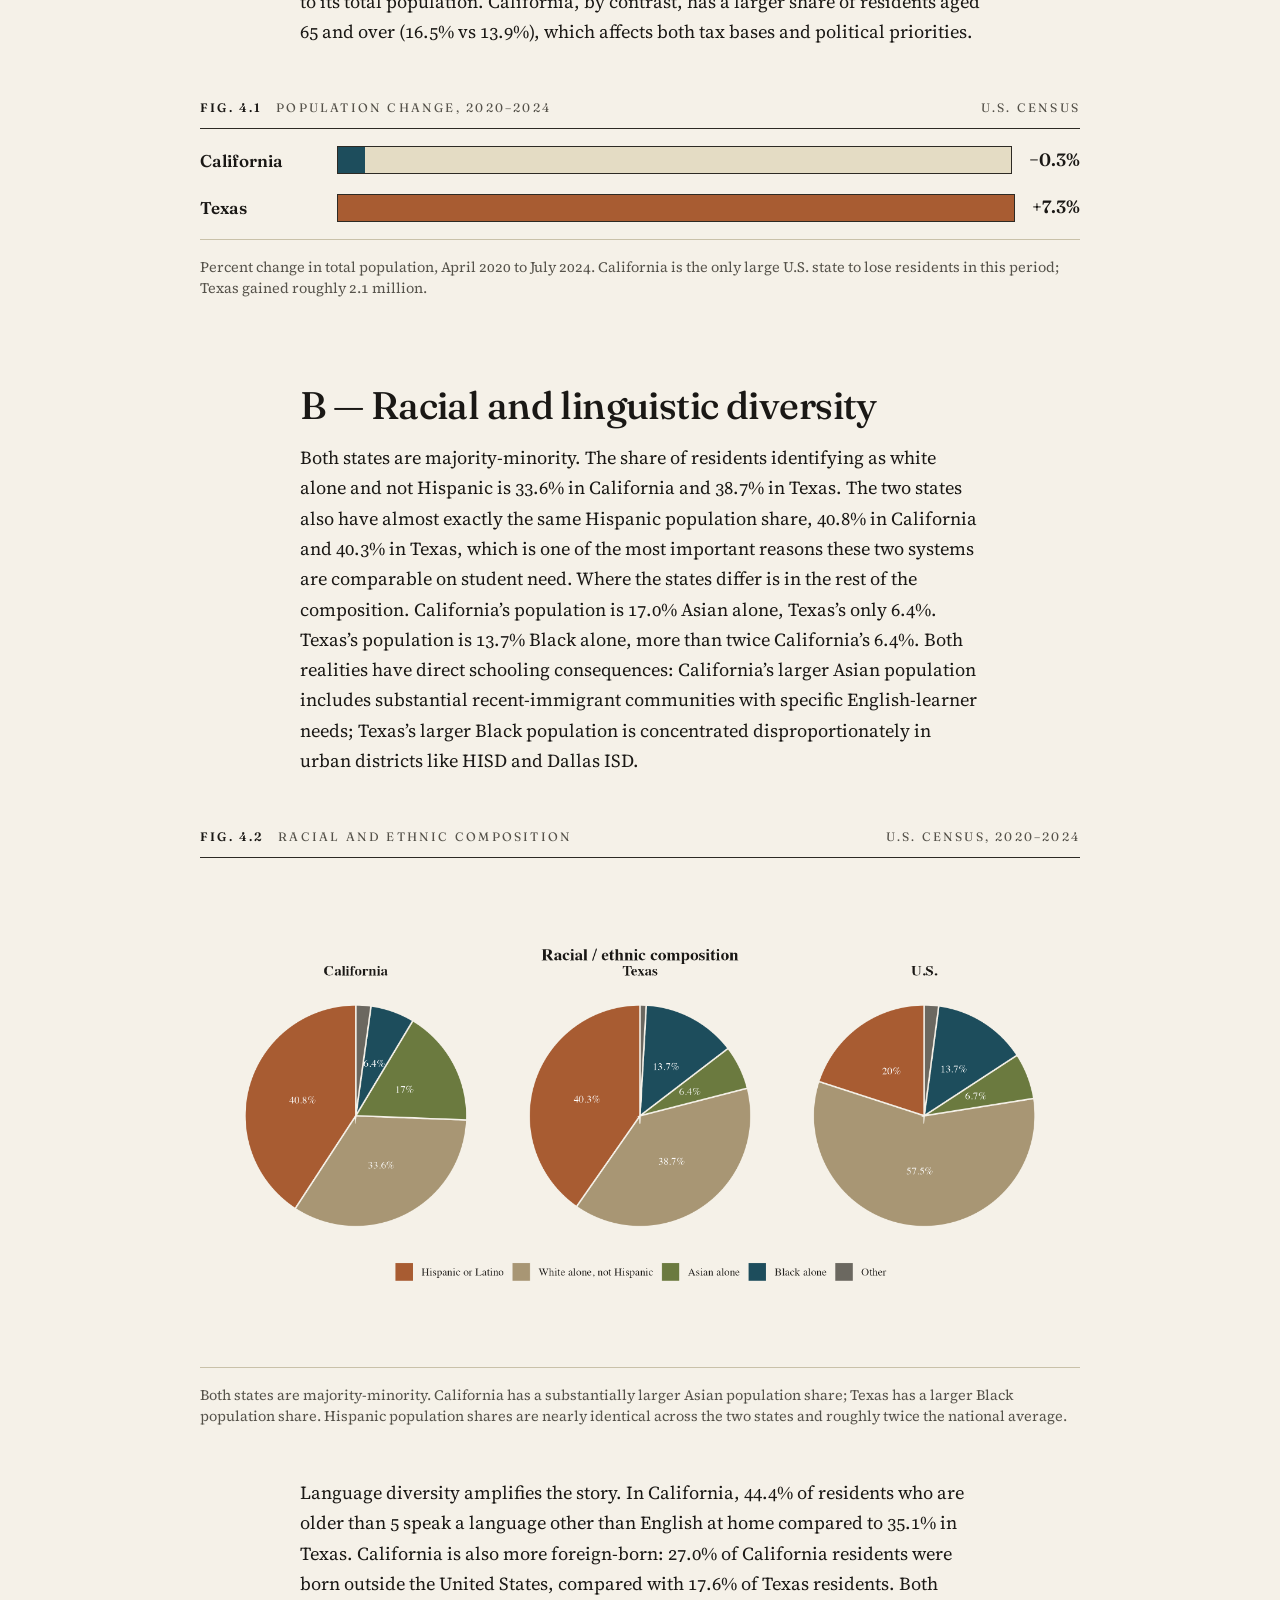
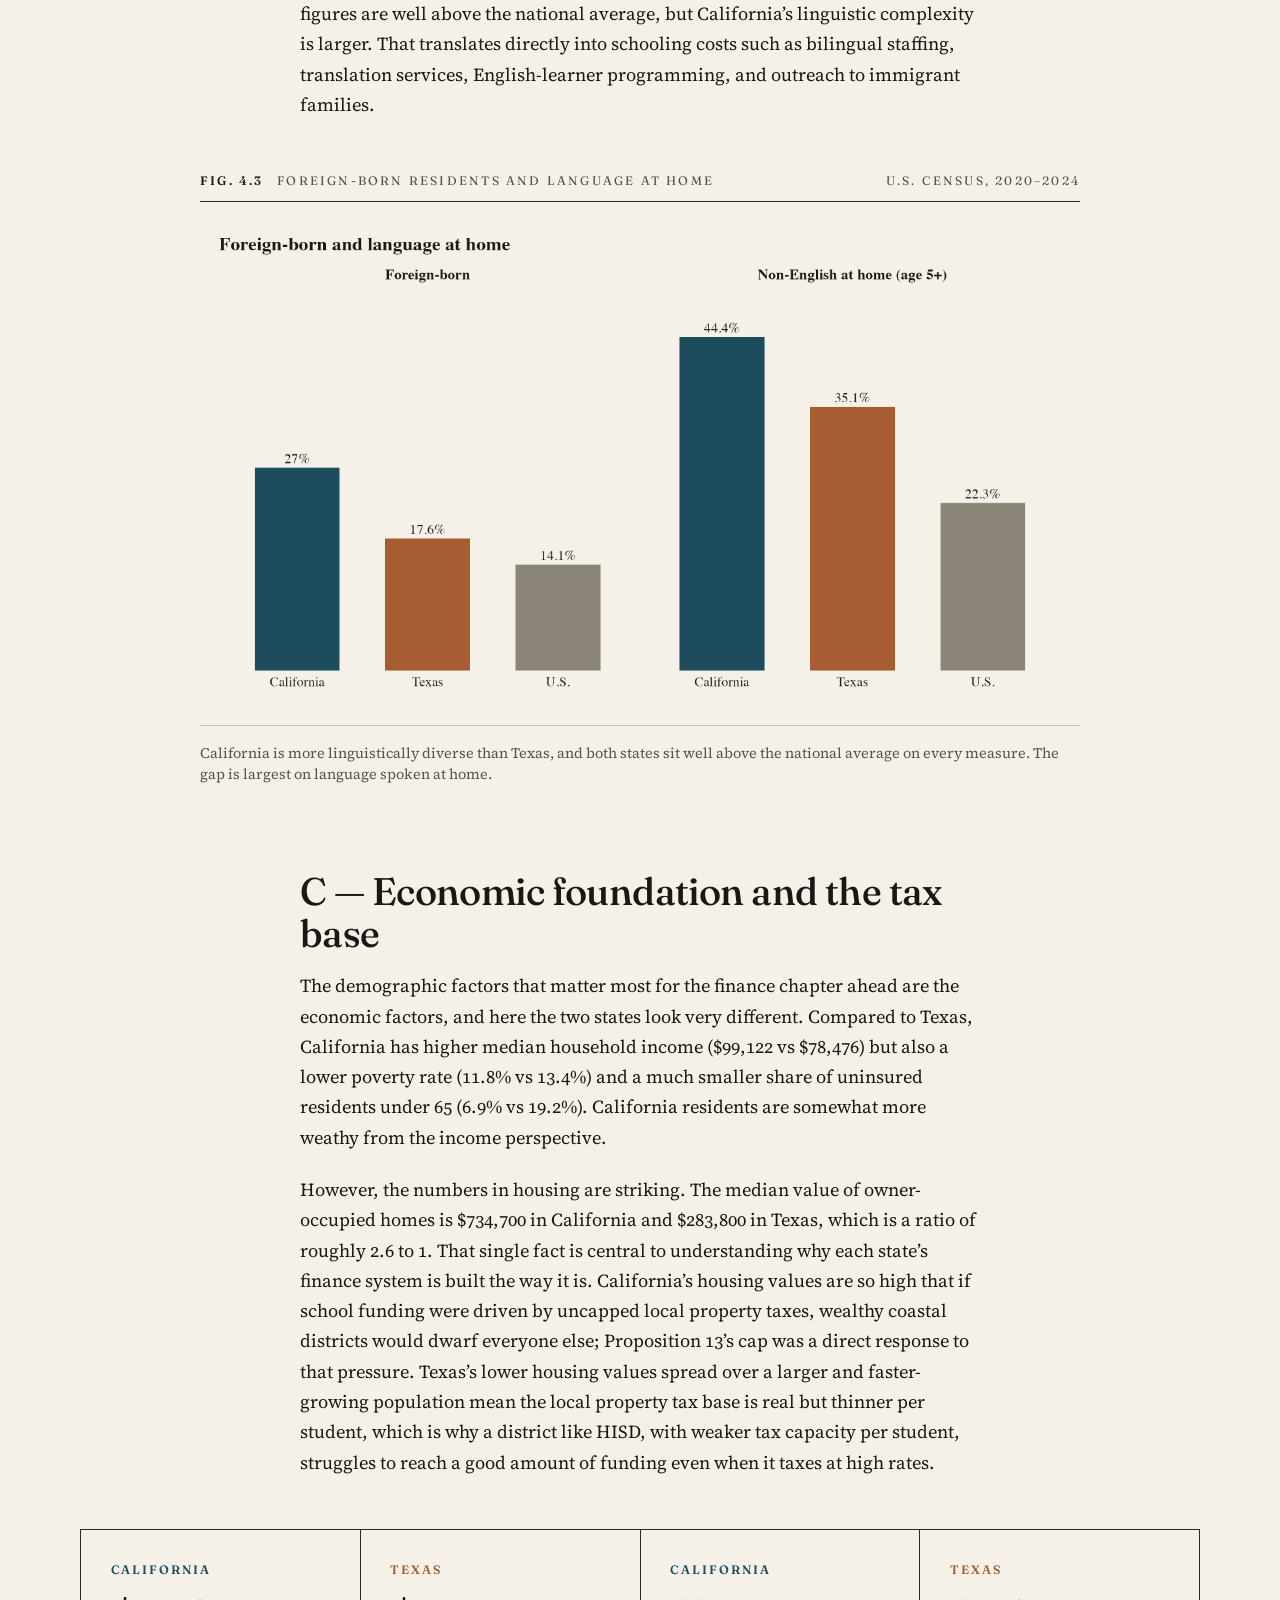
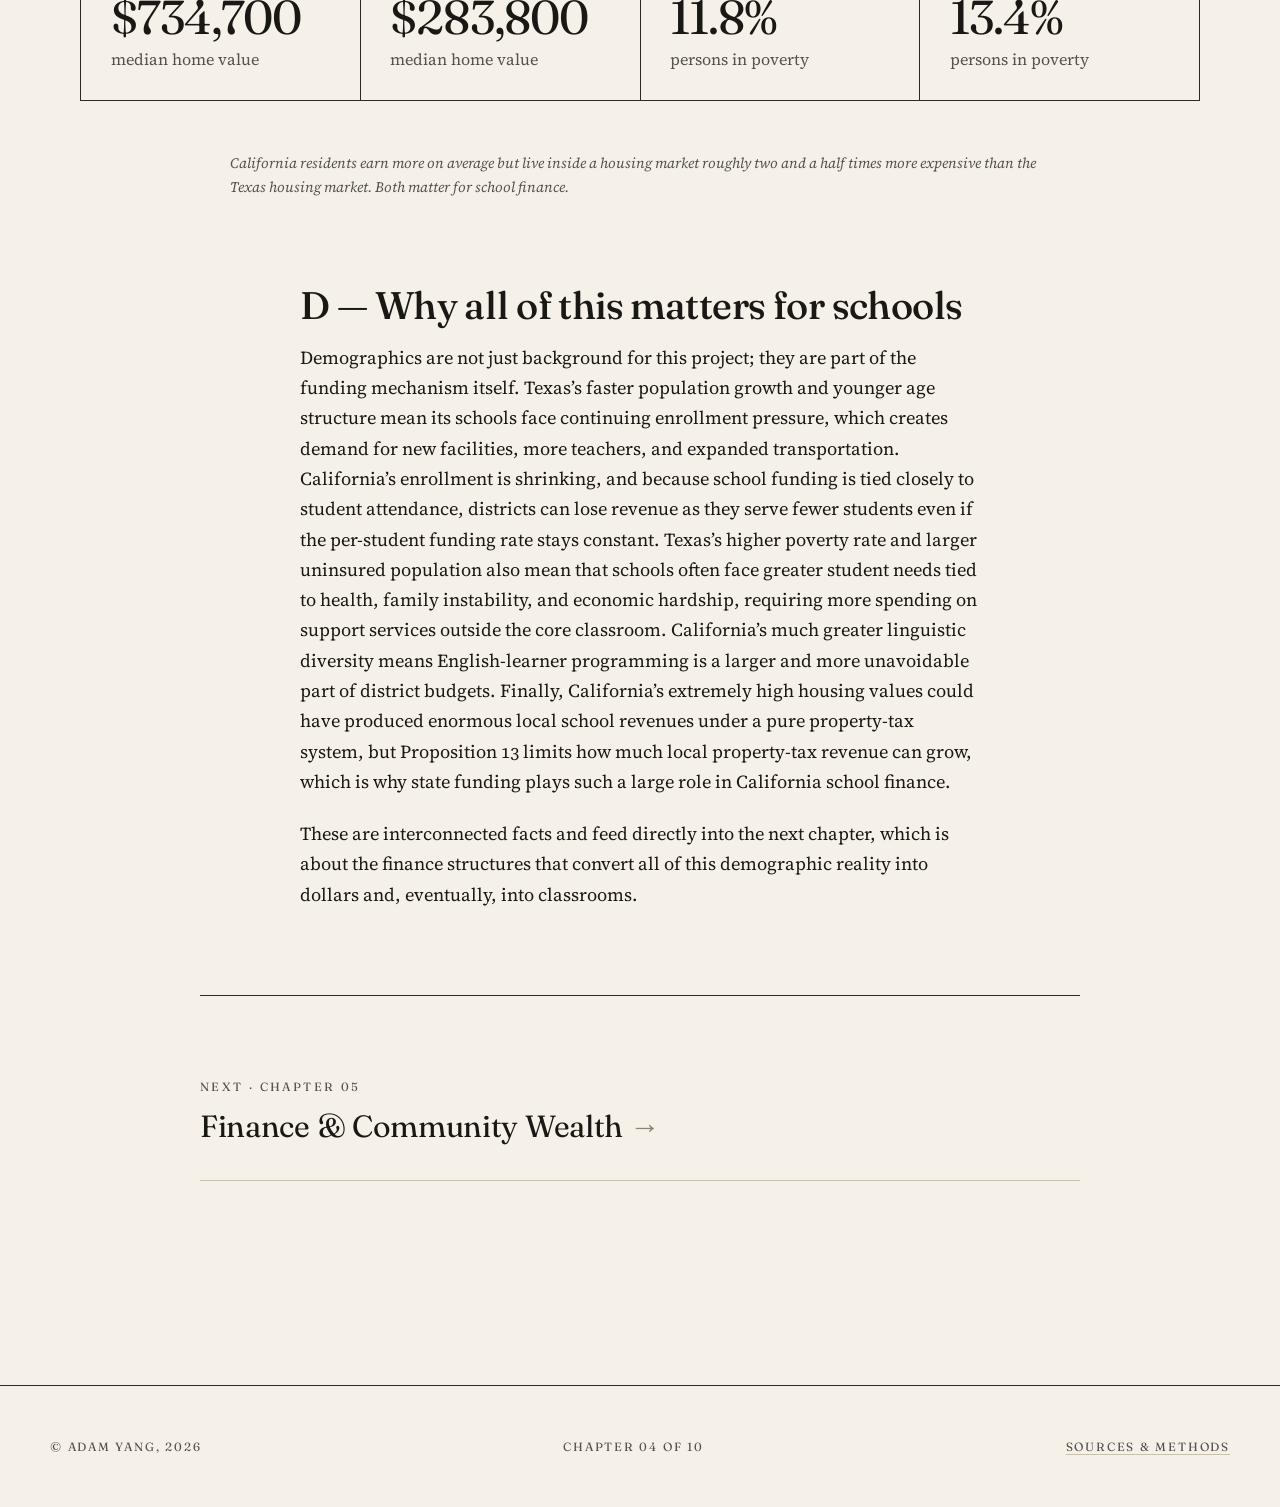
<file: demographics.html>
<!DOCTYPE html>
<html lang="en">
<head>
<meta charset="UTF-8">
<meta name="viewport" content="width=device-width, initial-scale=1.0">
<title>Demographics &amp; Enrollment &middot; Two States, Two Models</title>
<link rel="preconnect" href="https://fonts.googleapis.com">
<link rel="preconnect" href="https://fonts.gstatic.com" crossorigin>
<link href="https://fonts.googleapis.com/css2?family=Fraunces:ital,opsz,wght@0,9..144,300..700;1,9..144,300..700&family=Source+Serif+4:ital,opsz,wght@0,8..60,300..700;1,8..60,300..700&display=swap" rel="stylesheet">
<link rel="stylesheet" href="styles.css">
</head>
<body>

<header class="masthead">
  <div class="masthead-meta">
    <span>Adam Yang &middot; Comparative Policy Study</span>
    <span>Vol. I</span>
  </div>
  <h1 class="masthead-title"><a href="index.html">Two States, Two Models</a></h1>
  <div class="masthead-sub">Local Control, State Responsibility, and Educational Opportunity in Texas and California</div>
</header>

<nav class="nav" aria-label="Primary">
  <div class="nav-inner">
    <a href="index.html"><span class="num">01</span>Thesis</a>
    <a href="why-these-states.html"><span class="num">02</span>Framing</a>
    <a href="governance.html"><span class="num">03</span>Governance</a>
    <a href="demographics.html" aria-current="page"><span class="num">04</span>Demographics</a>
    <a href="finance.html"><span class="num">05</span>Finance</a>
    <a href="outcomes.html"><span class="num">06</span>Outcomes</a>
    <a href="districts.html"><span class="num">07</span>Districts</a>
    <a href="literature.html"><span class="num">08</span>Literature</a>
    <a href="conclusion.html"><span class="num">09</span>Assessment</a>
    <a href="sources.html"><span class="num">10</span>Sources</a>
  </div>
</nav>

<main>

  <header class="page-head">
    <div class="chapter">Chapter 04 &middot; Demographics &amp; Enrollment</div>
    <h1>Who these school systems serve.</h1>
    <p class="question">Who do California and Texas public schools serve, and how is that changing?</p>
    <p class="claim">California and Texas educate the two largest public student populations in the United States, and both now serve majority-minority populations with large Latino enrollments. But the two states are pulling apart demographically. California is older, wealthier on paper, and losing residents; Texas is younger, growing rapidly, and adding households at one of the highest rates in the country. Those demographic trajectories shape the budgets, housing markets, and tax bases that fund the schools.</p>
    <p style="font-size: 0.82rem; color: var(--ink-faint); margin-top: var(--space-m); line-height: 1.55; border-top: 1px solid var(--rule-soft); padding-top: var(--space-s);">
      <strong style="font-family: var(--f-label); font-size: 0.7rem; letter-spacing: 0.15em; text-transform: uppercase; color: var(--ink-soft); font-weight: 700;">Source &middot;</strong>
      All figures in this chapter are drawn from the U.S. Census Bureau&rsquo;s <a href="https://www.census.gov/quickfacts/fact/table/CA,TX,US/PST045224" style="color: inherit;">QuickFacts table for California, Texas, and the United States</a>. Population estimates use the V2024 vintage (July 1, 2024) and the V2025 vintage where noted. Demographic composition, housing, income, and poverty figures are drawn from the American Community Survey 2020&ndash;2024 5-year estimates, as reported in QuickFacts.
    </p>
  </header>

  <section class="prose has-dropcap">
    <h2>A &mdash; State population context</h2>

    <p>California had an estimated population of 39.4 million in July 2024; Texas, 31.3 million. Both rank in the top two nationally. But the trajectories are diverging sharply. California&rsquo;s population has <em>declined</em> by roughly 0.3% since April 2020, while Texas&rsquo;s has <em>grown</em> by 7.3% over the same period. Texas is, in effect, adding the equivalent of a mid-sized state every few years, while California is losing residents to other states and seeing its enrollment base shrink. For schools, that means two very different pressures: Texas districts face growth pressure, building costs, and teacher-hiring pressure; California districts face enrollment decline and the budget consequences that follow when funding is tied to average daily attendance.</p>

    <p>Texas is also a younger state. About 24.5% of Texans are under 18, compared with 21.3% of Californians; Texas has proportionally more school-age children relative to its total population. California, by contrast, has a larger share of residents aged 65 and over (16.5% vs 13.9%), which affects both tax bases and political priorities.</p>
  </section>

  <figure class="fig">
    <figcaption class="fig-label">
      <span><span class="fig-num">Fig. 4.1</span>Population change, 2020&ndash;2024</span>
      <span>U.S. Census</span>
    </figcaption>
    <div class="bars">
      <div class="bar-row">
        <div class="br-label">California</div>
        <div class="bar-track"><div class="bar-fill is-ca" style="width: 4%"></div></div>
        <div class="br-value">&minus;0.3%</div>
      </div>
      <div class="bar-row">
        <div class="br-label">Texas</div>
        <div class="bar-track"><div class="bar-fill is-tx" style="width: 100%"></div></div>
        <div class="br-value">+7.3%</div>
      </div>
    </div>
    <div class="fig-caption">Percent change in total population, April 2020 to July 2024. California is the only large U.S. state to lose residents in this period; Texas gained roughly 2.1 million.</div>
  </figure>

  <section class="prose">
    <h2>B &mdash; Racial and linguistic diversity</h2>

    <p>Both states are majority-minority. The share of residents identifying as white alone and not Hispanic is 33.6% in California and 38.7% in Texas. The two states also have almost exactly the same Hispanic population share, 40.8% in California and 40.3% in Texas, which is one of the most important reasons these two systems are comparable on student need. Where the states differ is in the rest of the composition. California&rsquo;s population is 17.0% Asian alone, Texas&rsquo;s only 6.4%. Texas&rsquo;s population is 13.7% Black alone, more than twice California&rsquo;s 6.4%. Both realities have direct schooling consequences: California&rsquo;s larger Asian population includes substantial recent-immigrant communities with specific English-learner needs; Texas&rsquo;s larger Black population is concentrated disproportionately in urban districts like HISD and Dallas ISD.</p>
  </section>

  <figure class="fig">
    <figcaption class="fig-label">
      <span><span class="fig-num">Fig. 4.2</span>Racial and ethnic composition</span>
      <span>U.S. Census, 2020&ndash;2024</span>
    </figcaption>
    <img src="images/race_pie_charts.png" alt="Comparative pie charts of racial and ethnic composition for California, Texas, and the United States" style="width: 100%; height: auto; display: block;">
    <div class="fig-caption">Both states are majority-minority. California has a substantially larger Asian population share; Texas has a larger Black population share. Hispanic population shares are nearly identical across the two states and roughly twice the national average.</div>
  </figure>

  <section class="prose">
    <p>Language diversity amplifies the story. In California, 44.4% of residents who are older than 5 speak a language other than English at home compared to 35.1% in Texas. California is also more foreign-born: 27.0% of California residents were born outside the United States, compared with 17.6% of Texas residents. Both figures are well above the national average, but California&rsquo;s linguistic complexity is larger. That translates directly into schooling costs such as bilingual staffing, translation services, English-learner programming, and outreach to immigrant families.</p>
  </section>

  <figure class="fig">
    <figcaption class="fig-label">
      <span><span class="fig-num">Fig. 4.3</span>Foreign-born residents and language at home</span>
      <span>U.S. Census, 2020&ndash;2024</span>
    </figcaption>
    <img src="images/foreign_born_language_bars.png" alt="Bar charts comparing foreign-born share and non-English-at-home share across California, Texas, and the United States" style="width: 100%; height: auto; display: block;">
    <div class="fig-caption">California is more linguistically diverse than Texas, and both states sit well above the national average on every measure. The gap is largest on language spoken at home.</div>
  </figure>

  <section class="prose">
    <h2>C &mdash; Economic foundation and the tax base</h2>

    <p>The demographic factors that matter most for the finance chapter ahead are the economic factors, and here the two states look very different. Compared to Texas, California has higher median household income ($99,122 vs $78,476) but also a lower poverty rate (11.8% vs 13.4%) and a much smaller share of uninsured residents under 65 (6.9% vs 19.2%). California residents are somewhat more weathy from the income perspective.</p>

    <p>However, the numbers in housing are striking. The median value of owner-occupied homes is $734,700 in California and $283,800 in Texas, which is a ratio of roughly 2.6 to 1. That single fact is central to understanding why each state&rsquo;s finance system is built the way it is. California&rsquo;s housing values are so high that if school funding were driven by uncapped local property taxes, wealthy coastal districts would dwarf everyone else; Proposition 13&rsquo;s cap was a direct response to that pressure. Texas&rsquo;s lower housing values spread over a larger and faster-growing population mean the local property tax base is real but thinner per student, which is why a district like HISD, with weaker tax capacity per student, struggles to reach a good amount of funding even when it taxes at high rates.</p>
  </section>

  <div class="quickfacts">
    <div class="quickfact is-ca">
      <div class="qf-state">California</div>
      <div class="qf-num">$734,700</div>
      <div class="qf-label">median home value</div>
    </div>
    <div class="quickfact is-tx">
      <div class="qf-state">Texas</div>
      <div class="qf-num">$283,800</div>
      <div class="qf-label">median home value</div>
    </div>
    <div class="quickfact is-ca">
      <div class="qf-state">California</div>
      <div class="qf-num">11.8%</div>
      <div class="qf-label">persons in poverty</div>
    </div>
    <div class="quickfact is-tx">
      <div class="qf-state">Texas</div>
      <div class="qf-num">13.4%</div>
      <div class="qf-label">persons in poverty</div>
    </div>
  </div>
  <p style="font-size: 0.85rem; color: var(--ink-soft); font-style: italic; margin: 0.6rem auto; max-width: var(--col-mid); padding: 0 var(--space-m);">California residents earn more on average but live inside a housing market roughly two and a half times more expensive than the Texas housing market. Both matter for school finance.</p>

  <section class="prose">
    <h2>D &mdash; Why all of this matters for schools</h2>

    <p>Demographics are not just background for this project; they are part of the funding mechanism itself. Texas&rsquo;s faster population growth and younger age structure mean its schools face continuing enrollment pressure, which creates demand for new facilities, more teachers, and expanded transportation. California&rsquo;s enrollment is shrinking, and because school funding is tied closely to student attendance, districts can lose revenue as they serve fewer students even if the per-student funding rate stays constant. Texas&rsquo;s higher poverty rate and larger uninsured population also mean that schools often face greater student needs tied to health, family instability, and economic hardship, requiring more spending on support services outside the core classroom. California&rsquo;s much greater linguistic diversity means English-learner programming is a larger and more unavoidable part of district budgets. Finally, California&rsquo;s extremely high housing values could have produced enormous local school revenues under a pure property-tax system, but Proposition 13 limits how much local property-tax revenue can grow, which is why state funding plays such a large role in California school finance.</p>

    <p>These are interconnected facts and feed directly into the next chapter, which is about the finance structures that convert all of this demographic reality into dollars and, eventually, into classrooms.</p>
  </section>

  <nav class="next" aria-label="Next chapter">
    <a href="finance.html">
      <span class="next-label">Next &middot; Chapter 05</span>
      <span class="next-title">Finance &amp; Community Wealth</span>
    </a>
  </nav>

</main>

<footer class="site-foot">
  <div class="foot-inner">
    <span>&copy; Adam Yang, 2026</span>
    <span>Chapter 04 of 10</span>
    <span><a href="sources.html">Sources &amp; Methods</a></span>
  </div>
</footer>

</body>
</html>
</file>
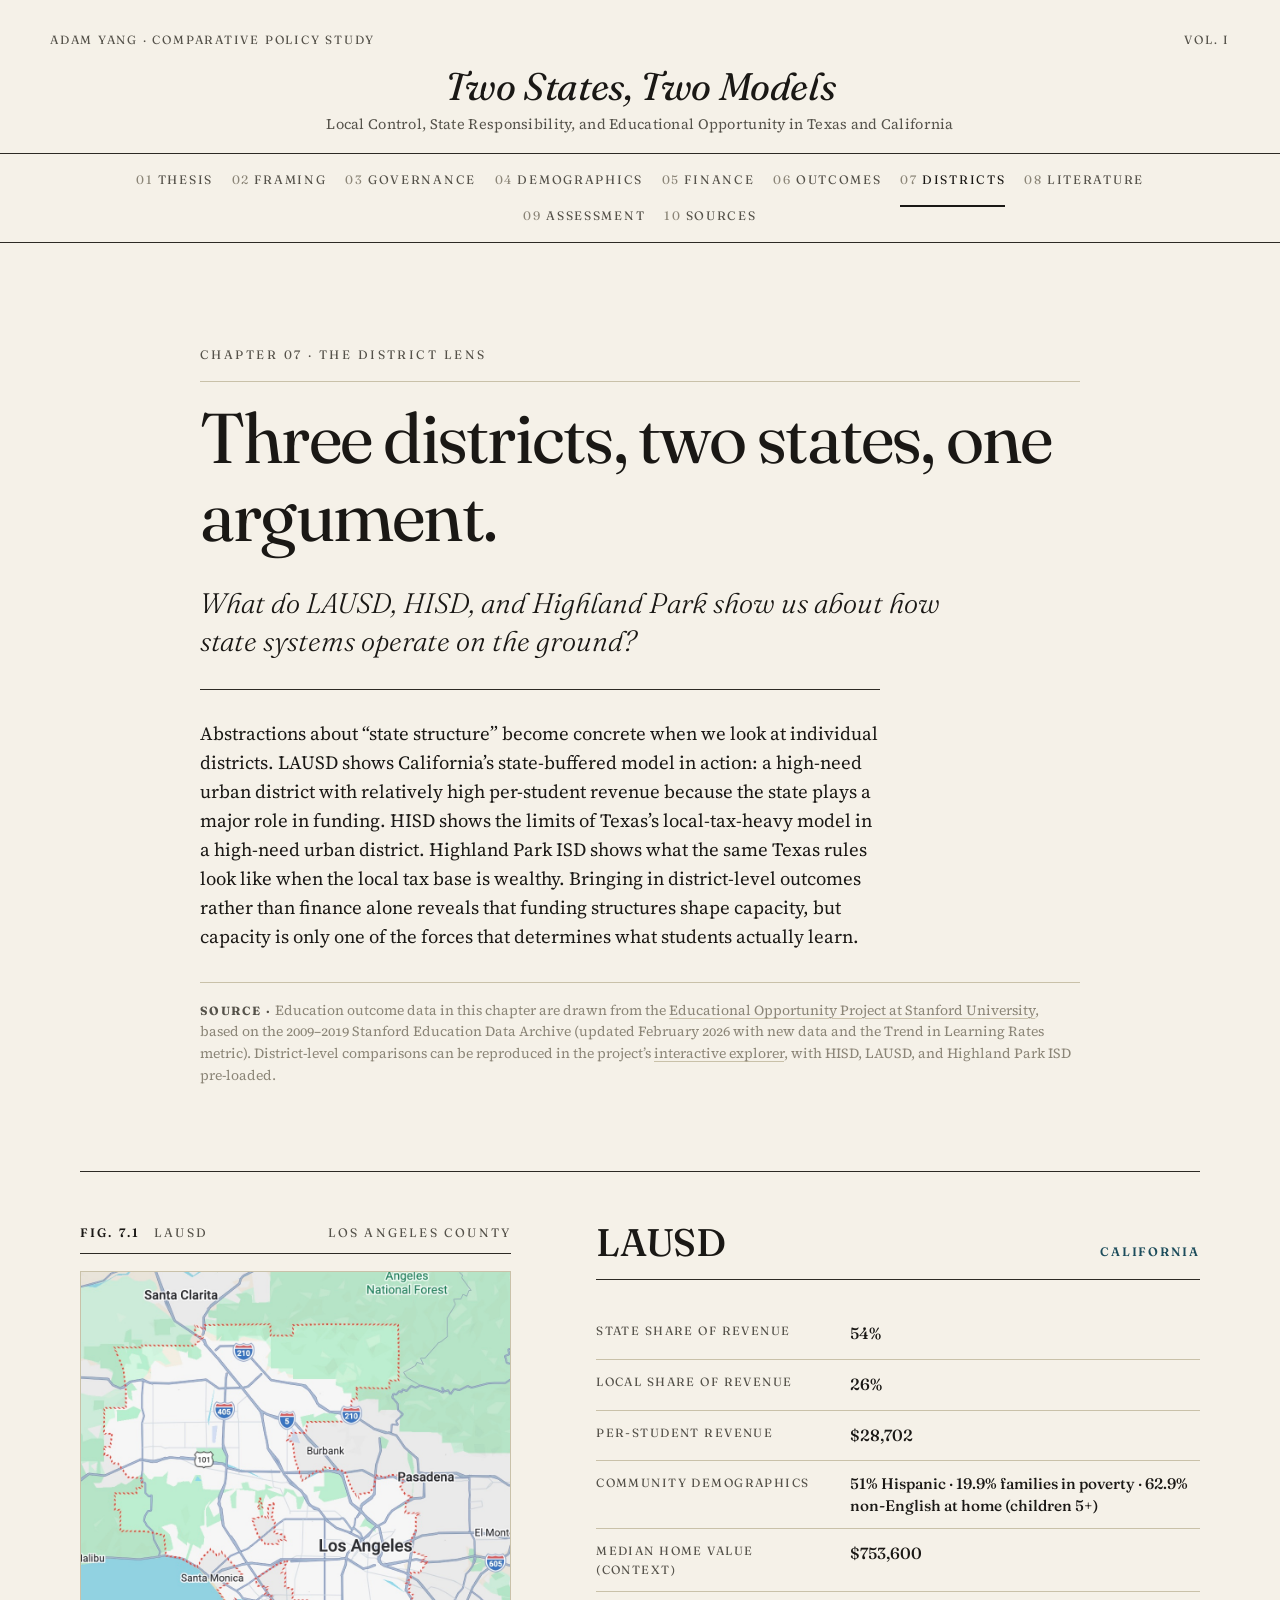
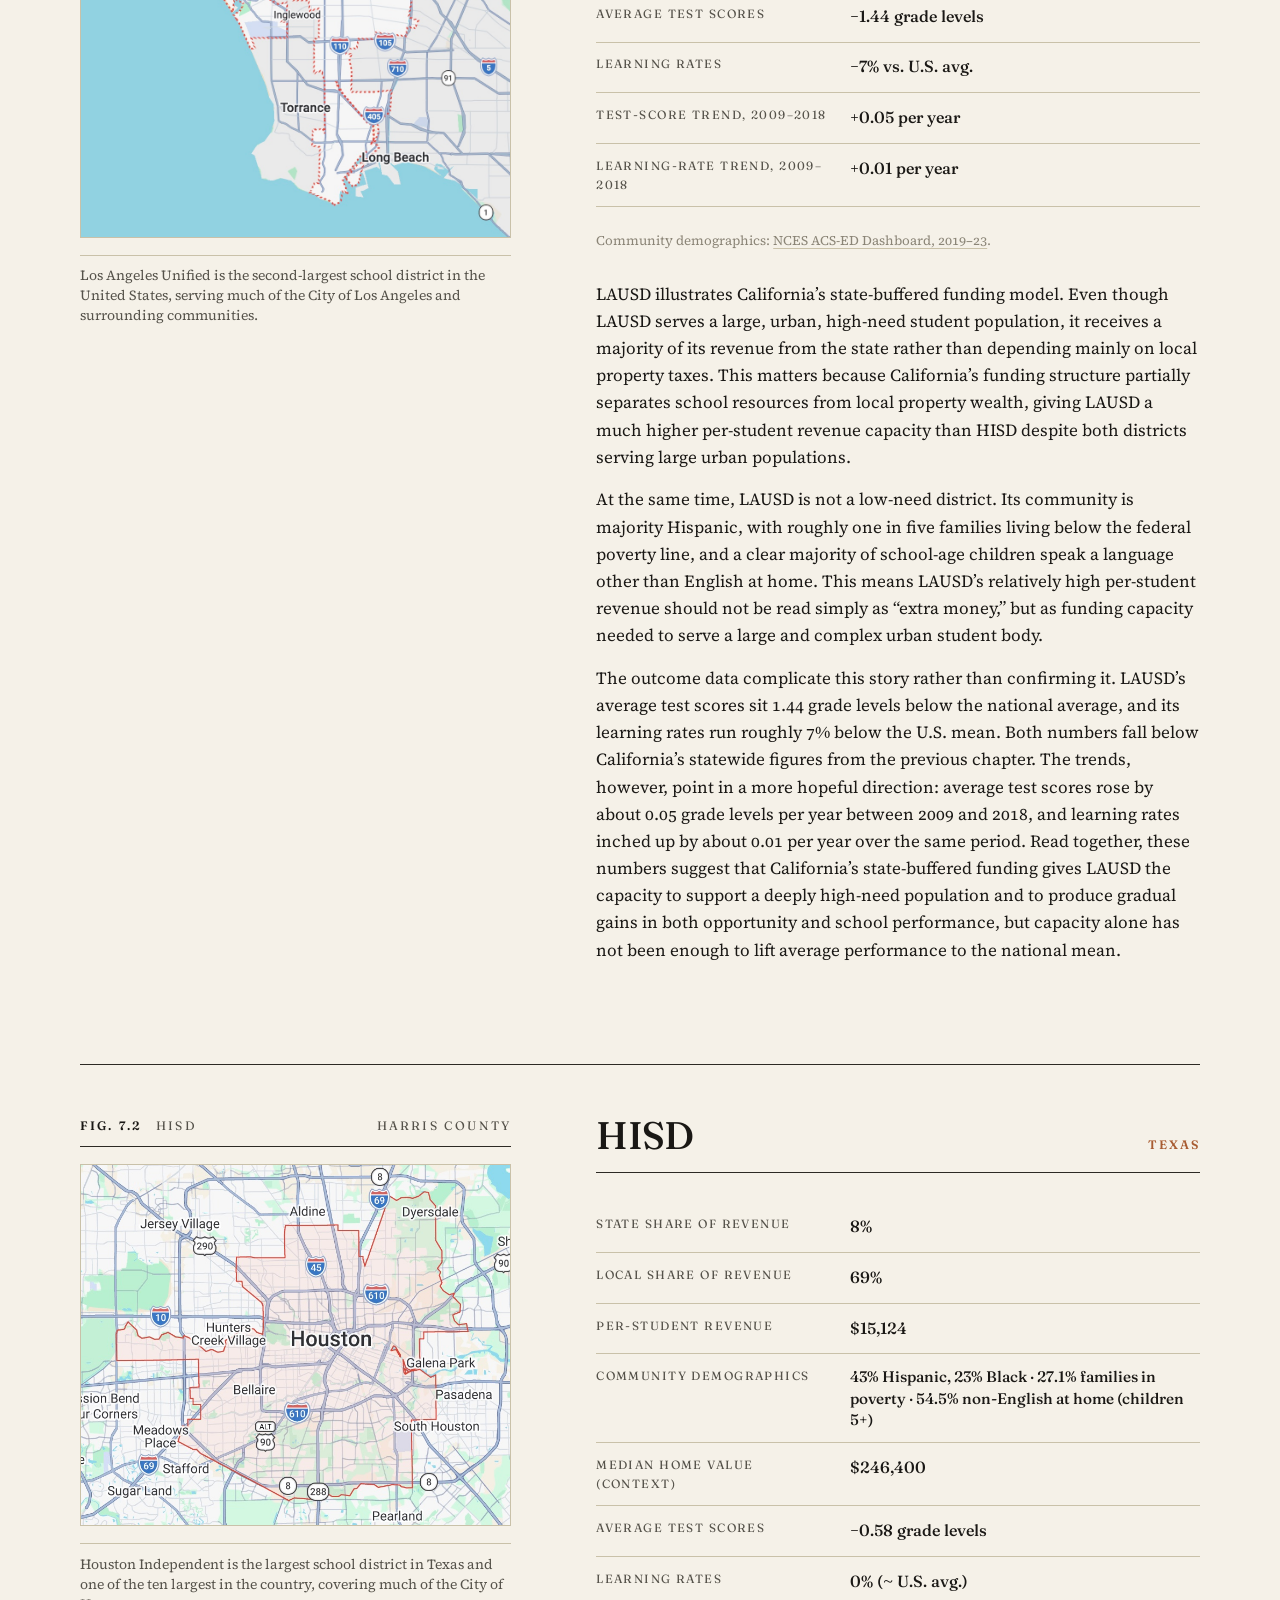
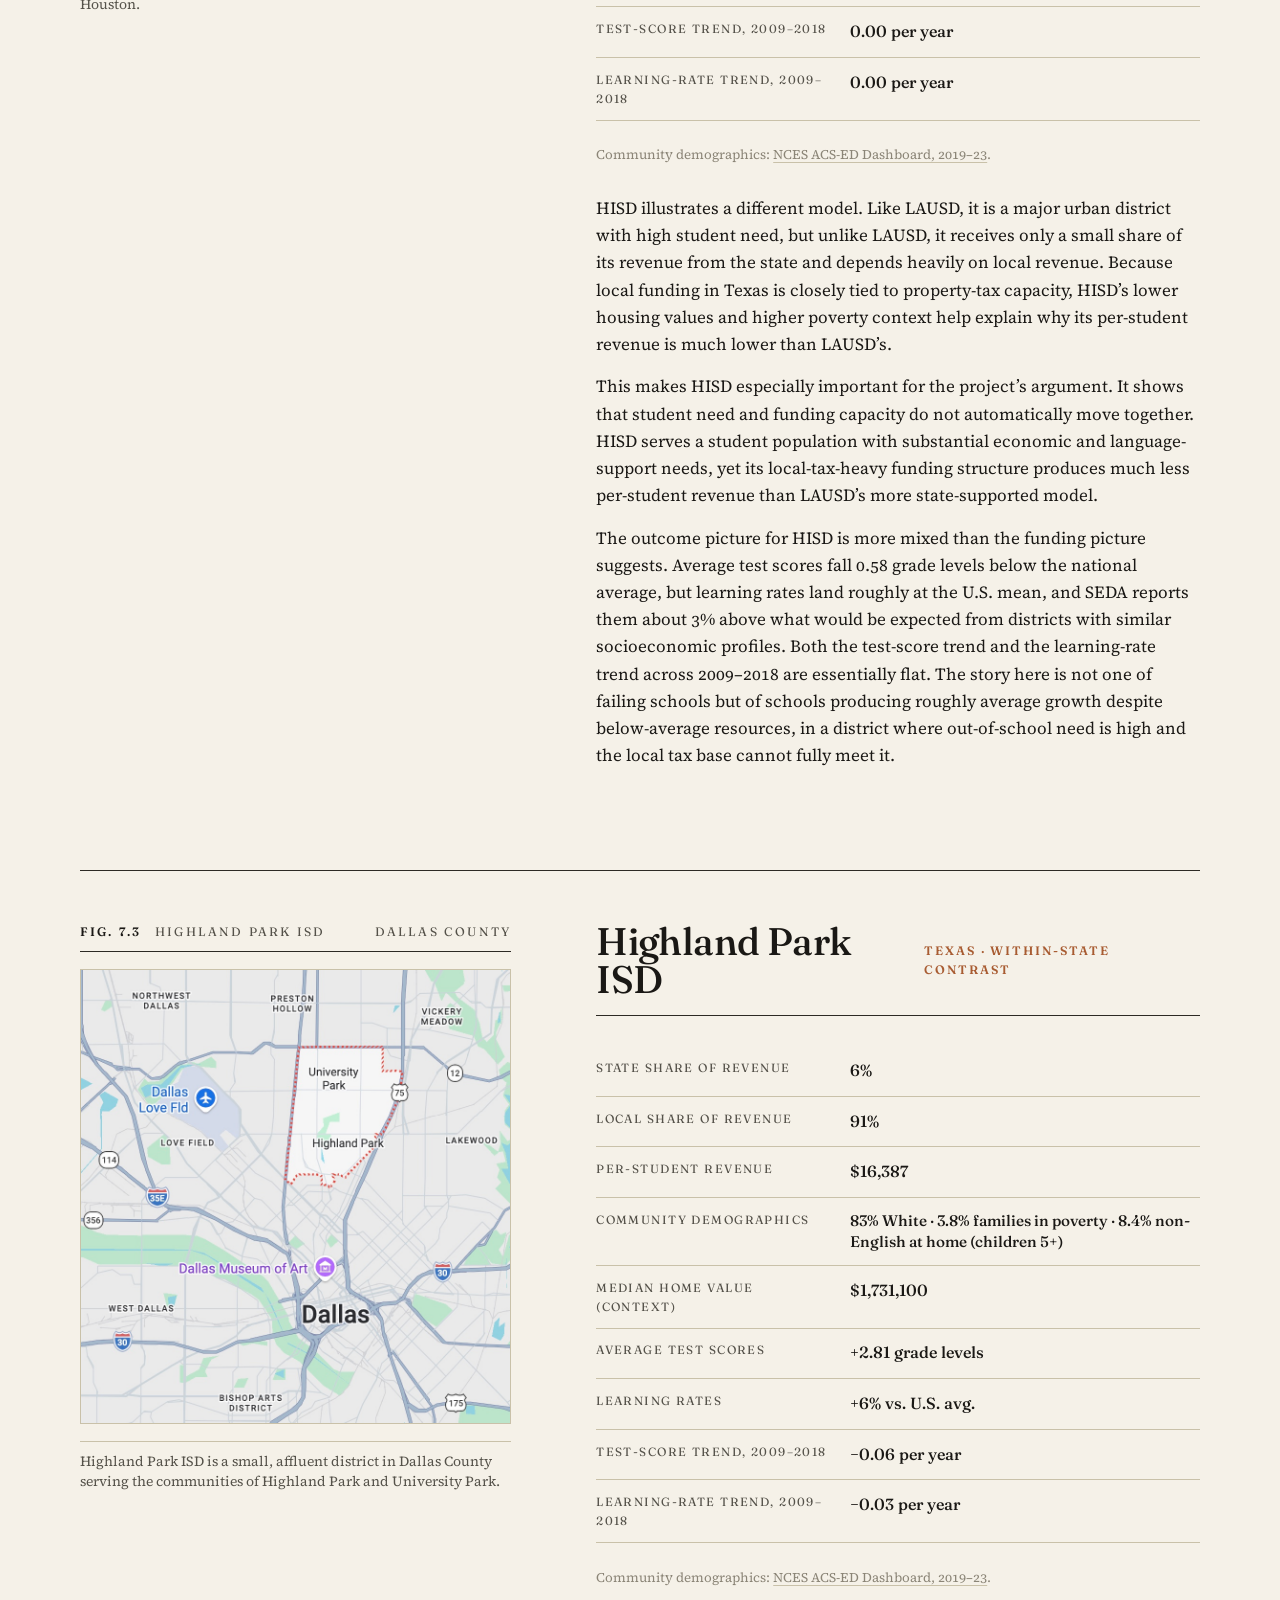
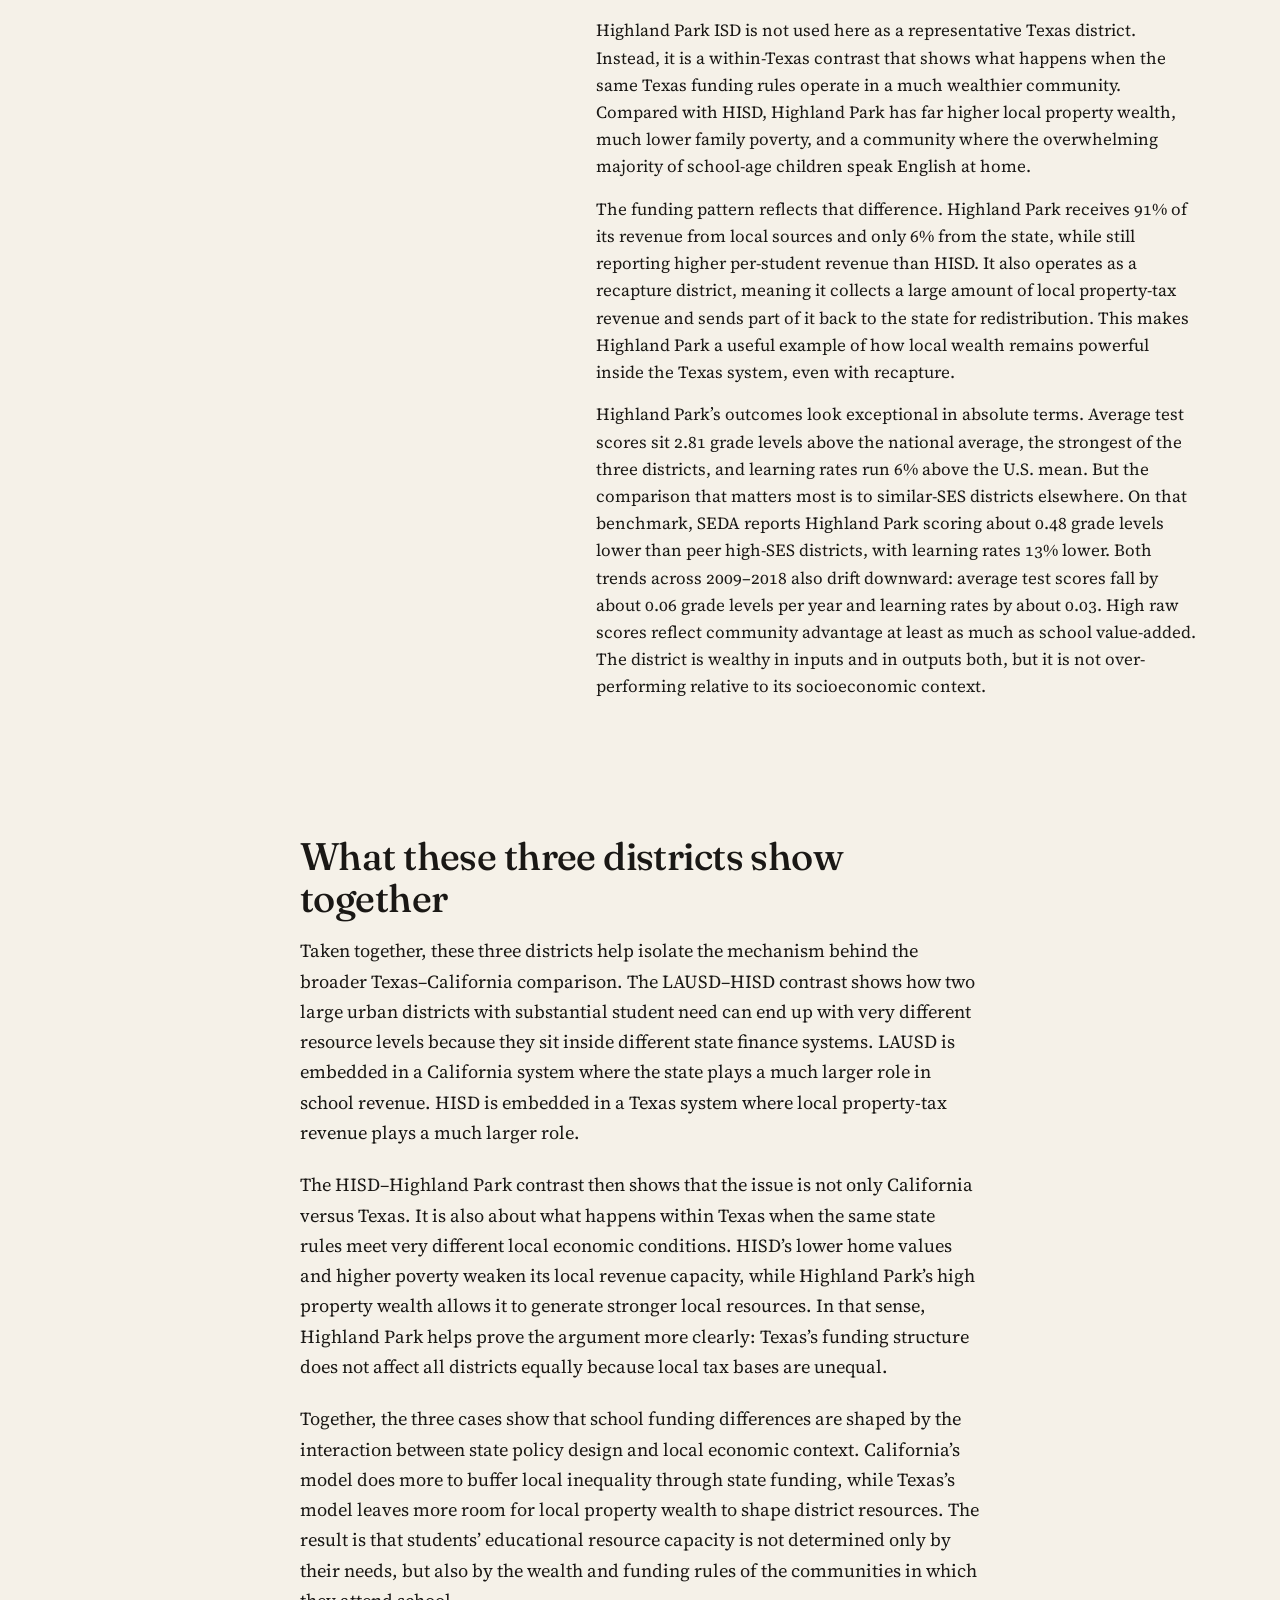
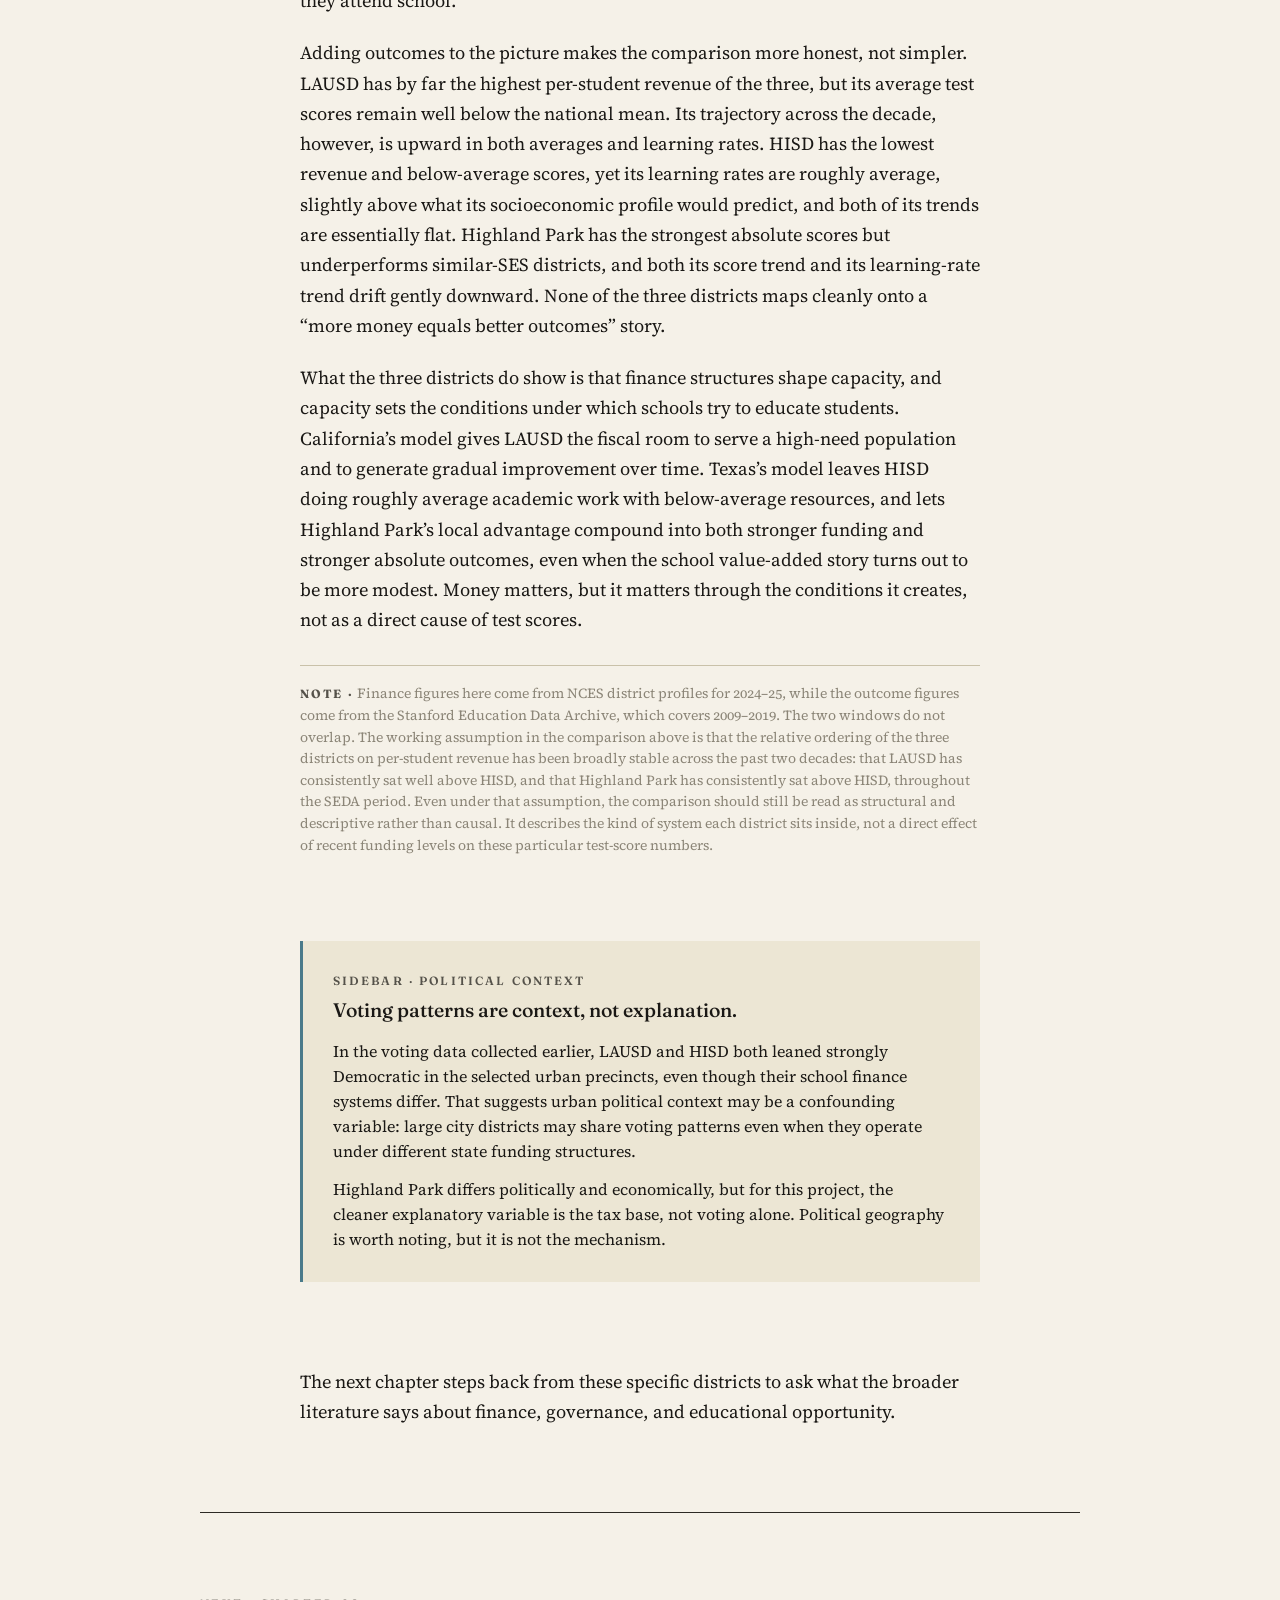
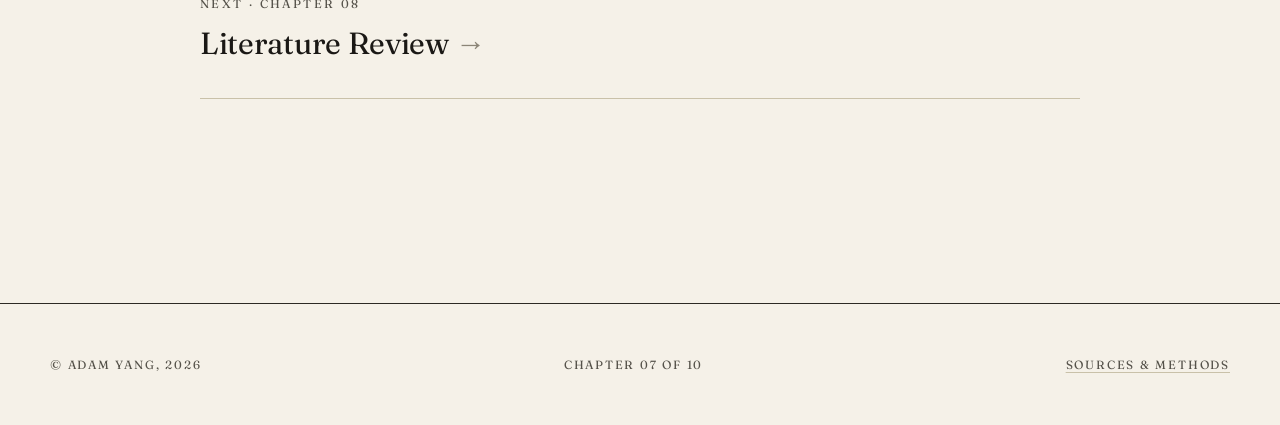
<file: districts.html>
<!DOCTYPE html>
<html lang="en">
<head>
<meta charset="UTF-8">
<meta name="viewport" content="width=device-width, initial-scale=1.0">
<title>The District Lens &middot; Two States, Two Models</title>
<link rel="preconnect" href="https://fonts.googleapis.com">
<link rel="preconnect" href="https://fonts.gstatic.com" crossorigin>
<link href="https://fonts.googleapis.com/css2?family=Fraunces:ital,opsz,wght@0,9..144,300..700;1,9..144,300..700&family=Source+Serif+4:ital,opsz,wght@0,8..60,300..700;1,8..60,300..700&display=swap" rel="stylesheet">
<link rel="stylesheet" href="styles.css">
<style>
  /* Per-district page layout: map on one side, data + narrative on the other */
  .district {
    display: grid;
    grid-template-columns: 1fr;
    gap: var(--space-l);
    margin: var(--space-xl) 0;
    padding-top: var(--space-l);
    border-top: 1px solid var(--rule);
  }
  @media (min-width: 860px) {
    .district { grid-template-columns: 1fr 1.4fr; gap: var(--space-xl); align-items: start; }
  }
  .district-map figure { margin: 0; }
  .district-map img {
    width: 100%;
    height: auto;
    border: 1px solid var(--rule-soft);
    background: var(--bg-sunk);
  }
  .district-map .fig-label {
    margin-bottom: var(--space-s);
    padding-bottom: 0.6rem;
    border-bottom: 1px solid var(--rule);
    font-family: var(--f-label);
    font-size: 0.72rem;
    letter-spacing: 0.18em;
    text-transform: uppercase;
    color: var(--ink-soft);
    display: flex;
    justify-content: space-between;
    align-items: baseline;
  }
  .district-map .fig-num { color: var(--ink); font-weight: 600; margin-right: 0.8rem; }
  .district-map .fig-caption {
    font-size: 0.82rem;
    color: var(--ink-soft);
    line-height: 1.45;
    margin-top: var(--space-s);
    padding-top: 0.6rem;
    border-top: 1px solid var(--rule-soft);
  }

  .district-body .d-head {
    display: flex;
    justify-content: space-between;
    align-items: baseline;
    padding-bottom: var(--space-s);
    border-bottom: 1px solid var(--rule);
    margin-bottom: var(--space-m);
  }
  .district-body .d-name {
    font-family: var(--f-display);
    font-size: clamp(1.8rem, 3vw, 2.4rem);
    font-weight: 500;
    letter-spacing: -0.015em;
    line-height: 1;
  }
  .district-body .d-state {
    font-family: var(--f-label);
    font-size: 0.72rem;
    letter-spacing: 0.16em;
    text-transform: uppercase;
    font-weight: 600;
  }
  .district-body.is-ca .d-state { color: var(--ca); }
  .district-body.is-tx .d-state { color: var(--tx); }

  .d-table {
    width: 100%;
    border-collapse: collapse;
    margin-bottom: var(--space-m);
    font-size: 0.95rem;
  }
  .d-table td {
    padding: 0.7rem 0;
    border-bottom: 1px solid var(--rule-soft);
    vertical-align: top;
  }
  .d-table td:first-child {
    font-family: var(--f-label);
    font-size: 0.7rem;
    text-transform: uppercase;
    letter-spacing: 0.12em;
    color: var(--ink-soft);
    width: 42%;
    padding-right: 1rem;
  }
  .d-table td:last-child {
    font-family: var(--f-display);
    font-feature-settings: "lnum" 1, "tnum" 1;
    font-weight: 500;
    color: var(--ink);
  }
  .d-narrative p { font-size: 1rem; line-height: 1.6; margin-bottom: 0.9em; }

  .sidebar {
    background: var(--bg-alt);
    border-left: 3px solid var(--ca-mid);
    padding: var(--space-m);
    margin: var(--space-xl) 0;
    max-width: var(--col-read);
    margin-left: auto;
    margin-right: auto;
  }
  .sidebar .sb-label {
    font-family: var(--f-label);
    font-size: 0.7rem;
    letter-spacing: 0.18em;
    text-transform: uppercase;
    color: var(--ink-soft);
    margin-bottom: 0.6rem;
    font-weight: 600;
  }
  .sidebar h3 {
    margin-top: 0;
    font-size: 1.15rem;
    font-family: var(--f-display);
    font-weight: 500;
  }
  .sidebar p {
    font-size: 0.95rem;
    line-height: 1.55;
    margin-bottom: 0.8em;
  }
  .sidebar p:last-child { margin-bottom: 0; }
</style>
</head>
<body>

<header class="masthead">
  <div class="masthead-meta">
    <span>Adam Yang &middot; Comparative Policy Study</span>
    <span>Vol. I</span>
  </div>
  <h1 class="masthead-title"><a href="index.html">Two States, Two Models</a></h1>
  <div class="masthead-sub">Local Control, State Responsibility, and Educational Opportunity in Texas and California</div>
</header>

<nav class="nav" aria-label="Primary">
  <div class="nav-inner">
    <a href="index.html"><span class="num">01</span>Thesis</a>
    <a href="why-these-states.html"><span class="num">02</span>Framing</a>
    <a href="governance.html"><span class="num">03</span>Governance</a>
    <a href="demographics.html"><span class="num">04</span>Demographics</a>
    <a href="finance.html"><span class="num">05</span>Finance</a>
    <a href="outcomes.html"><span class="num">06</span>Outcomes</a>
    <a href="districts.html" aria-current="page"><span class="num">07</span>Districts</a>
    <a href="literature.html"><span class="num">08</span>Literature</a>
    <a href="conclusion.html"><span class="num">09</span>Assessment</a>
    <a href="sources.html"><span class="num">10</span>Sources</a>
  </div>
</nav>

<main>

  <header class="page-head">
    <div class="chapter">Chapter 07 &middot; The District Lens</div>
    <h1>Three districts, two states, one argument.</h1>
    <p class="question">What do LAUSD, HISD, and Highland Park show us about how state systems operate on the ground?</p>
    <p class="claim">Abstractions about &ldquo;state structure&rdquo; become concrete when we look at individual districts. LAUSD shows California&rsquo;s state-buffered model in action: a high-need urban district with relatively high per-student revenue because the state plays a major role in funding. HISD shows the limits of Texas&rsquo;s local-tax-heavy model in a high-need urban district. Highland Park ISD shows what the same Texas rules look like when the local tax base is wealthy. Bringing in district-level outcomes rather than finance alone reveals that funding structures shape capacity, but capacity is only one of the forces that determines what students actually learn.</p>
    <p style="font-size: 0.82rem; color: var(--ink-faint); margin-top: var(--space-m); line-height: 1.55; border-top: 1px solid var(--rule-soft); padding-top: var(--space-s);">
      <strong style="font-family: var(--f-label); font-size: 0.7rem; letter-spacing: 0.15em; text-transform: uppercase; color: var(--ink-soft); font-weight: 700;">Source &middot;</strong>
      Education outcome data in this chapter are drawn from the <a href="https://edopportunity.org/" style="color: inherit;">Educational Opportunity Project at Stanford University</a>, based on the 2009&ndash;2019 Stanford Education Data Archive (updated February 2026 with new data and the Trend in Learning Rates metric). District-level comparisons can be reproduced in the project&rsquo;s <a href="https://edopportunity.org/opportunity/explorer/#/chart/none/districts/coh/ses/all/12/35.26/-101.69/0622710,34.205,-118.5+4823640,29.685,-95.399+4835560,35.26,-101.691" style="color: inherit;">interactive explorer</a>, with HISD, LAUSD, and Highland Park ISD pre-loaded.
    </p>
  </header>

  <!-- ============ LAUSD ============ -->
  <section class="district">
    <div class="district-map">
      <figure>
        <figcaption class="fig-label">
          <span><span class="fig-num">Fig. 7.1</span>LAUSD</span>
          <span>Los Angeles County</span>
        </figcaption>
        <img src="images/lausd-map.png" alt="Map of the Los Angeles Unified School District in Los Angeles County, California.">
        <div class="fig-caption">Los Angeles Unified is the second-largest school district in the United States, serving much of the City of Los Angeles and surrounding communities.</div>
      </figure>
    </div>

    <div class="district-body is-ca">
      <div class="d-head">
        <span class="d-name">LAUSD</span>
        <span class="d-state">California</span>
      </div>

      <table class="d-table">
        <tbody>
          <tr><td>State share of revenue</td><td>54%</td></tr>
          <tr><td>Local share of revenue</td><td>26%</td></tr>
          <tr><td>Per-student revenue</td><td>$28,702</td></tr>
          <tr><td>Community demographics</td><td style="font-size: 0.9rem; line-height: 1.4;">51% Hispanic &middot; 19.9% families in poverty &middot; 62.9% non-English at home (children 5+)</td></tr>
          <tr><td>Median home value (context)</td><td>$753,600</td></tr>
          <tr><td>Average test scores</td><td>&minus;1.44 grade levels</td></tr>
          <tr><td>Learning rates</td><td>&minus;7% vs. U.S. avg.</td></tr>
          <tr><td>Test-score trend, 2009&ndash;2018</td><td>+0.05 per year</td></tr>
          <tr><td>Learning-rate trend, 2009&ndash;2018</td><td>+0.01 per year</td></tr>
        </tbody>
      </table>

      <p style="font-size: 0.78rem; color: var(--ink-faint); margin-top: -0.4em; margin-bottom: var(--space-m); line-height: 1.5;">
        Community demographics: <a href="https://nces.ed.gov/Programs/Edge/ACSDashboard/0622710" style="color: inherit;">NCES ACS-ED Dashboard, 2019&ndash;23</a>.
      </p>

      <div class="d-narrative">
        <p>LAUSD illustrates California&rsquo;s state-buffered funding model. Even though LAUSD serves a large, urban, high-need student population, it receives a majority of its revenue from the state rather than depending mainly on local property taxes. This matters because California&rsquo;s funding structure partially separates school resources from local property wealth, giving LAUSD a much higher per-student revenue capacity than HISD despite both districts serving large urban populations.</p>

        <p>At the same time, LAUSD is not a low-need district. Its community is majority Hispanic, with roughly one in five families living below the federal poverty line, and a clear majority of school-age children speak a language other than English at home. This means LAUSD&rsquo;s relatively high per-student revenue should not be read simply as &ldquo;extra money,&rdquo; but as funding capacity needed to serve a large and complex urban student body.</p>

        <p>The outcome data complicate this story rather than confirming it. LAUSD&rsquo;s average test scores sit 1.44 grade levels below the national average, and its learning rates run roughly 7% below the U.S. mean. Both numbers fall below California&rsquo;s statewide figures from the previous chapter. The trends, however, point in a more hopeful direction: average test scores rose by about 0.05 grade levels per year between 2009 and 2018, and learning rates inched up by about 0.01 per year over the same period. Read together, these numbers suggest that California&rsquo;s state-buffered funding gives LAUSD the capacity to support a deeply high-need population and to produce gradual gains in both opportunity and school performance, but capacity alone has not been enough to lift average performance to the national mean.</p>
      </div>
    </div>
  </section>

  <!-- ============ HISD ============ -->
  <section class="district">
    <div class="district-map">
      <figure>
        <figcaption class="fig-label">
          <span><span class="fig-num">Fig. 7.2</span>HISD</span>
          <span>Harris County</span>
        </figcaption>
        <img src="images/hisd-map.png" alt="Map of the Houston Independent School District in Harris County, Texas.">
        <div class="fig-caption">Houston Independent is the largest school district in Texas and one of the ten largest in the country, covering much of the City of Houston.</div>
      </figure>
    </div>

    <div class="district-body is-tx">
      <div class="d-head">
        <span class="d-name">HISD</span>
        <span class="d-state">Texas</span>
      </div>

      <table class="d-table">
        <tbody>
          <tr><td>State share of revenue</td><td>8%</td></tr>
          <tr><td>Local share of revenue</td><td>69%</td></tr>
          <tr><td>Per-student revenue</td><td>$15,124</td></tr>
          <tr><td>Community demographics</td><td style="font-size: 0.9rem; line-height: 1.4;">43% Hispanic, 23% Black &middot; 27.1% families in poverty &middot; 54.5% non-English at home (children 5+)</td></tr>
          <tr><td>Median home value (context)</td><td>$246,400</td></tr>
          <tr><td>Average test scores</td><td>&minus;0.58 grade levels</td></tr>
          <tr><td>Learning rates</td><td>0% (~ U.S. avg.)</td></tr>
          <tr><td>Test-score trend, 2009&ndash;2018</td><td>0.00 per year</td></tr>
          <tr><td>Learning-rate trend, 2009&ndash;2018</td><td>0.00 per year</td></tr>
        </tbody>
      </table>

      <p style="font-size: 0.78rem; color: var(--ink-faint); margin-top: -0.4em; margin-bottom: var(--space-m); line-height: 1.5;">
        Community demographics: <a href="https://nces.ed.gov/Programs/Edge/ACSDashboard/4823640" style="color: inherit;">NCES ACS-ED Dashboard, 2019&ndash;23</a>.
      </p>

      <div class="d-narrative">
        <p>HISD illustrates a different model. Like LAUSD, it is a major urban district with high student need, but unlike LAUSD, it receives only a small share of its revenue from the state and depends heavily on local revenue. Because local funding in Texas is closely tied to property-tax capacity, HISD&rsquo;s lower housing values and higher poverty context help explain why its per-student revenue is much lower than LAUSD&rsquo;s.</p>

        <p>This makes HISD especially important for the project&rsquo;s argument. It shows that student need and funding capacity do not automatically move together. HISD serves a student population with substantial economic and language-support needs, yet its local-tax-heavy funding structure produces much less per-student revenue than LAUSD&rsquo;s more state-supported model.</p>

        <p>The outcome picture for HISD is more mixed than the funding picture suggests. Average test scores fall 0.58 grade levels below the national average, but learning rates land roughly at the U.S. mean, and SEDA reports them about 3% above what would be expected from districts with similar socioeconomic profiles. Both the test-score trend and the learning-rate trend across 2009&ndash;2018 are essentially flat. The story here is not one of failing schools but of schools producing roughly average growth despite below-average resources, in a district where out-of-school need is high and the local tax base cannot fully meet it.</p>
      </div>
    </div>
  </section>

  <!-- ============ HIGHLAND PARK ============ -->
  <section class="district">
    <div class="district-map">
      <figure>
        <figcaption class="fig-label">
          <span><span class="fig-num">Fig. 7.3</span>Highland Park ISD</span>
          <span>Dallas County</span>
        </figcaption>
        <img src="images/highland-park-map.png" alt="Map of Highland Park Independent School District in Dallas County, Texas.">
        <div class="fig-caption">Highland Park ISD is a small, affluent district in Dallas County serving the communities of Highland Park and University Park.</div>
      </figure>
    </div>

    <div class="district-body is-tx">
      <div class="d-head">
        <span class="d-name">Highland Park ISD</span>
        <span class="d-state">Texas &middot; Within-state contrast</span>
      </div>

      <table class="d-table">
        <tbody>
          <tr><td>State share of revenue</td><td>6%</td></tr>
          <tr><td>Local share of revenue</td><td>91%</td></tr>
          <tr><td>Per-student revenue</td><td>$16,387</td></tr>
          <tr><td>Community demographics</td><td style="font-size: 0.9rem; line-height: 1.4;">83% White &middot; 3.8% families in poverty &middot; 8.4% non-English at home (children 5+)</td></tr>
          <tr><td>Median home value (context)</td><td>$1,731,100</td></tr>
          <tr><td>Average test scores</td><td>+2.81 grade levels</td></tr>
          <tr><td>Learning rates</td><td>+6% vs. U.S. avg.</td></tr>
          <tr><td>Test-score trend, 2009&ndash;2018</td><td>&minus;0.06 per year</td></tr>
          <tr><td>Learning-rate trend, 2009&ndash;2018</td><td>&minus;0.03 per year</td></tr>
        </tbody>
      </table>

      <p style="font-size: 0.78rem; color: var(--ink-faint); margin-top: -0.4em; margin-bottom: var(--space-m); line-height: 1.5;">
        Community demographics: <a href="https://nces.ed.gov/Programs/Edge/ACSDashboard/4823250" style="color: inherit;">NCES ACS-ED Dashboard, 2019&ndash;23</a>.
      </p>

      <div class="d-narrative">
        <p>Highland Park ISD is not used here as a representative Texas district. Instead, it is a within-Texas contrast that shows what happens when the same Texas funding rules operate in a much wealthier community. Compared with HISD, Highland Park has far higher local property wealth, much lower family poverty, and a community where the overwhelming majority of school-age children speak English at home.</p>

        <p>The funding pattern reflects that difference. Highland Park receives 91% of its revenue from local sources and only 6% from the state, while still reporting higher per-student revenue than HISD. It also operates as a recapture district, meaning it collects a large amount of local property-tax revenue and sends part of it back to the state for redistribution. This makes Highland Park a useful example of how local wealth remains powerful inside the Texas system, even with recapture.</p>

        <p>Highland Park&rsquo;s outcomes look exceptional in absolute terms. Average test scores sit 2.81 grade levels above the national average, the strongest of the three districts, and learning rates run 6% above the U.S. mean. But the comparison that matters most is to similar-SES districts elsewhere. On that benchmark, SEDA reports Highland Park scoring about 0.48 grade levels lower than peer high-SES districts, with learning rates 13% lower. Both trends across 2009&ndash;2018 also drift downward: average test scores fall by about 0.06 grade levels per year and learning rates by about 0.03. High raw scores reflect community advantage at least as much as school value-added. The district is wealthy in inputs and in outputs both, but it is not over-performing relative to its socioeconomic context.</p>
      </div>
    </div>
  </section>

  <!-- ============ SYNTHESIS ============ -->
  <section class="prose" style="margin-top: var(--space-xxl);">
    <h2>What these three districts show together</h2>

    <p>Taken together, these three districts help isolate the mechanism behind the broader Texas&ndash;California comparison. The LAUSD&ndash;HISD contrast shows how two large urban districts with substantial student need can end up with very different resource levels because they sit inside different state finance systems. LAUSD is embedded in a California system where the state plays a much larger role in school revenue. HISD is embedded in a Texas system where local property-tax revenue plays a much larger role.</p>

    <p>The HISD&ndash;Highland Park contrast then shows that the issue is not only California versus Texas. It is also about what happens within Texas when the same state rules meet very different local economic conditions. HISD&rsquo;s lower home values and higher poverty weaken its local revenue capacity, while Highland Park&rsquo;s high property wealth allows it to generate stronger local resources. In that sense, Highland Park helps prove the argument more clearly: Texas&rsquo;s funding structure does not affect all districts equally because local tax bases are unequal.</p>

    <p>Together, the three cases show that school funding differences are shaped by the interaction between state policy design and local economic context. California&rsquo;s model does more to buffer local inequality through state funding, while Texas&rsquo;s model leaves more room for local property wealth to shape district resources. The result is that students&rsquo; educational resource capacity is not determined only by their needs, but also by the wealth and funding rules of the communities in which they attend school.</p>

    <p>Adding outcomes to the picture makes the comparison more honest, not simpler. LAUSD has by far the highest per-student revenue of the three, but its average test scores remain well below the national mean. Its trajectory across the decade, however, is upward in both averages and learning rates. HISD has the lowest revenue and below-average scores, yet its learning rates are roughly average, slightly above what its socioeconomic profile would predict, and both of its trends are essentially flat. Highland Park has the strongest absolute scores but underperforms similar-SES districts, and both its score trend and its learning-rate trend drift gently downward. None of the three districts maps cleanly onto a &ldquo;more money equals better outcomes&rdquo; story.</p>

    <p>What the three districts do show is that finance structures shape capacity, and capacity sets the conditions under which schools try to educate students. California&rsquo;s model gives LAUSD the fiscal room to serve a high-need population and to generate gradual improvement over time. Texas&rsquo;s model leaves HISD doing roughly average academic work with below-average resources, and lets Highland Park&rsquo;s local advantage compound into both stronger funding and stronger absolute outcomes, even when the school value-added story turns out to be more modest. Money matters, but it matters through the conditions it creates, not as a direct cause of test scores.</p>

    <p style="font-size: 0.82rem; color: var(--ink-faint); margin-top: var(--space-m); line-height: 1.55; border-top: 1px solid var(--rule-soft); padding-top: var(--space-s);">
      <strong style="font-family: var(--f-label); font-size: 0.7rem; letter-spacing: 0.15em; text-transform: uppercase; color: var(--ink-soft); font-weight: 700;">Note &middot;</strong>
      Finance figures here come from NCES district profiles for 2024&ndash;25, while the outcome figures come from the Stanford Education Data Archive, which covers 2009&ndash;2019. The two windows do not overlap. The working assumption in the comparison above is that the relative ordering of the three districts on per-student revenue has been broadly stable across the past two decades: that LAUSD has consistently sat well above HISD, and that Highland Park has consistently sat above HISD, throughout the SEDA period. Even under that assumption, the comparison should still be read as structural and descriptive rather than causal. It describes the kind of system each district sits inside, not a direct effect of recent funding levels on these particular test-score numbers.
    </p>
  </section>

  <!-- ============ POLITICAL CONTEXT SIDEBAR ============ -->
  <aside class="sidebar">
    <div class="sb-label">Sidebar &middot; Political context</div>
    <h3>Voting patterns are context, not explanation.</h3>
    <p>In the voting data collected earlier, LAUSD and HISD both leaned strongly Democratic in the selected urban precincts, even though their school finance systems differ. That suggests urban political context may be a confounding variable: large city districts may share voting patterns even when they operate under different state funding structures.</p>
    <p>Highland Park differs politically and economically, but for this project, the cleaner explanatory variable is the tax base, not voting alone. Political geography is worth noting, but it is not the mechanism.</p>
  </aside>

  <section class="prose">
    <p>The next chapter steps back from these specific districts to ask what the broader literature says about finance, governance, and educational opportunity.</p>
  </section>

  <nav class="next" aria-label="Next chapter">
    <a href="literature.html">
      <span class="next-label">Next &middot; Chapter 08</span>
      <span class="next-title">Literature Review</span>
    </a>
  </nav>

</main>

<footer class="site-foot">
  <div class="foot-inner">
    <span>&copy; Adam Yang, 2026</span>
    <span>Chapter 07 of 10</span>
    <span><a href="sources.html">Sources &amp; Methods</a></span>
  </div>
</footer>

</body>
</html>
</file>
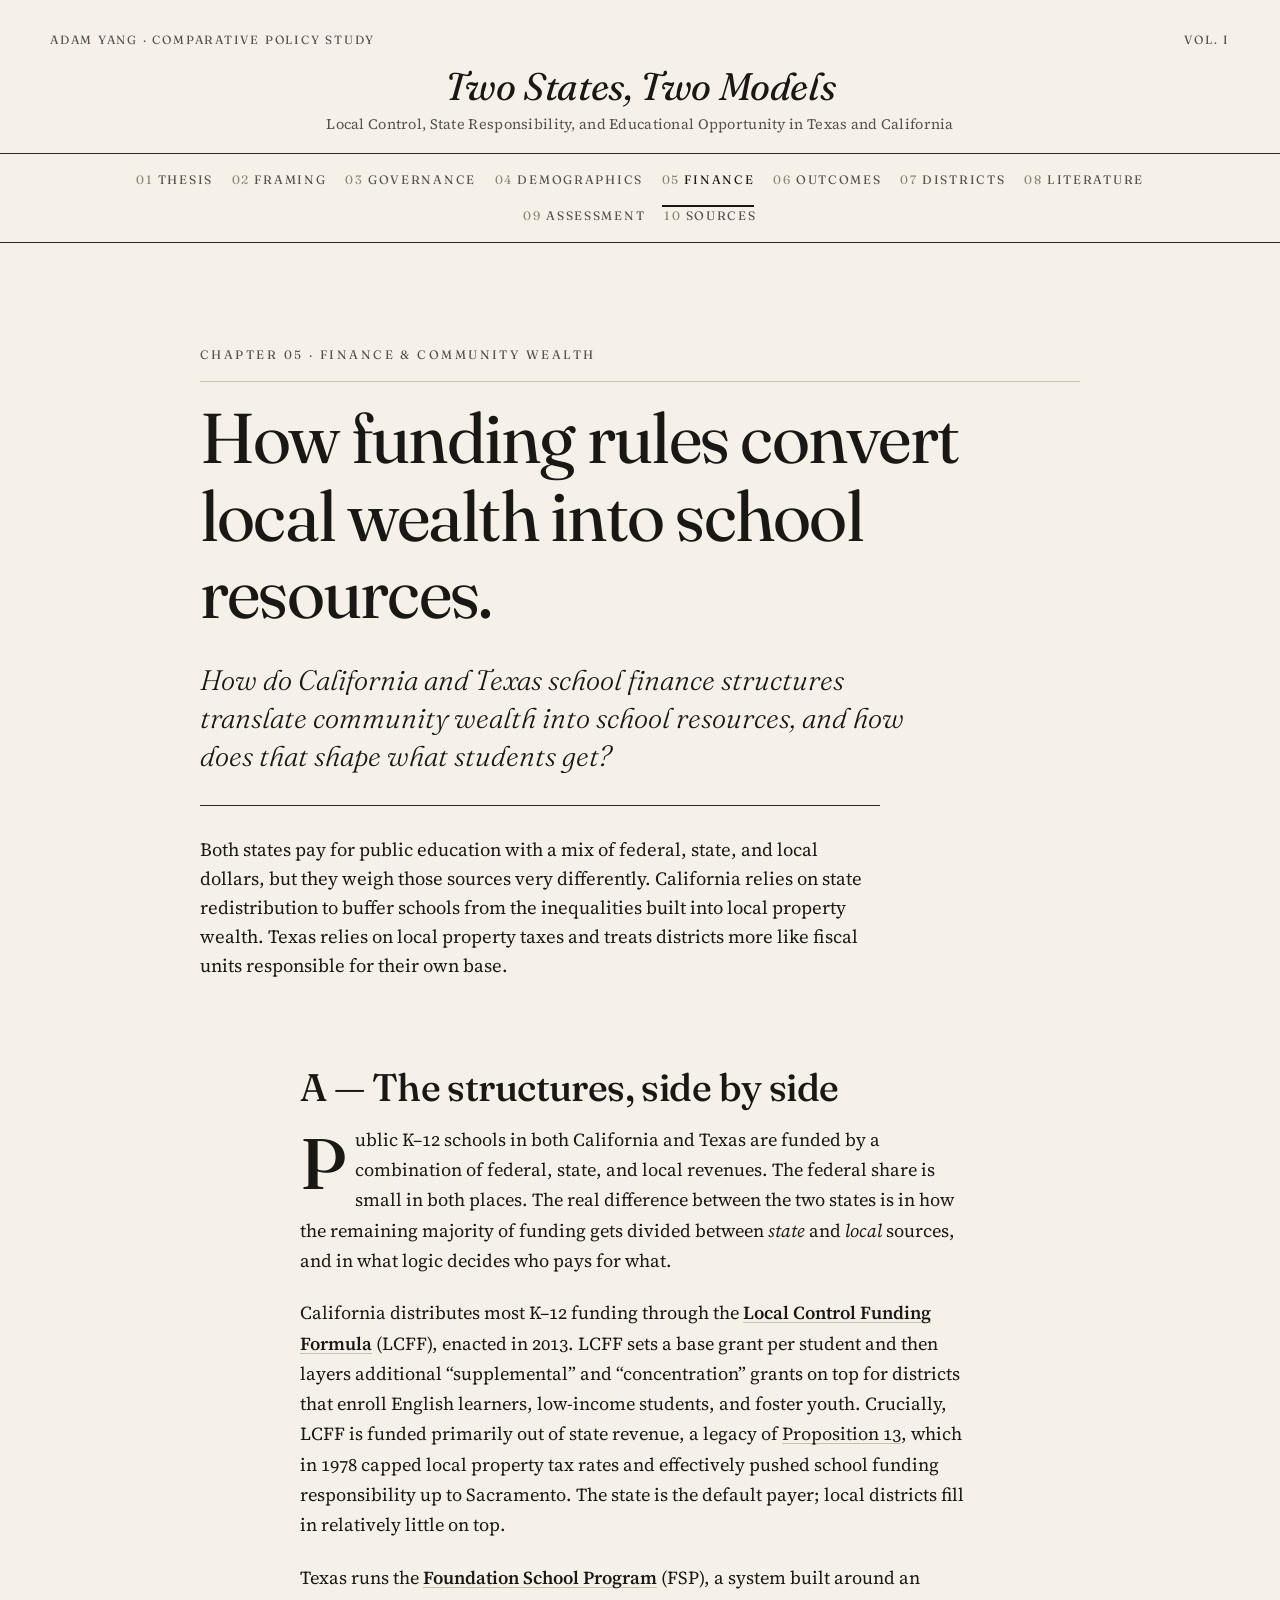
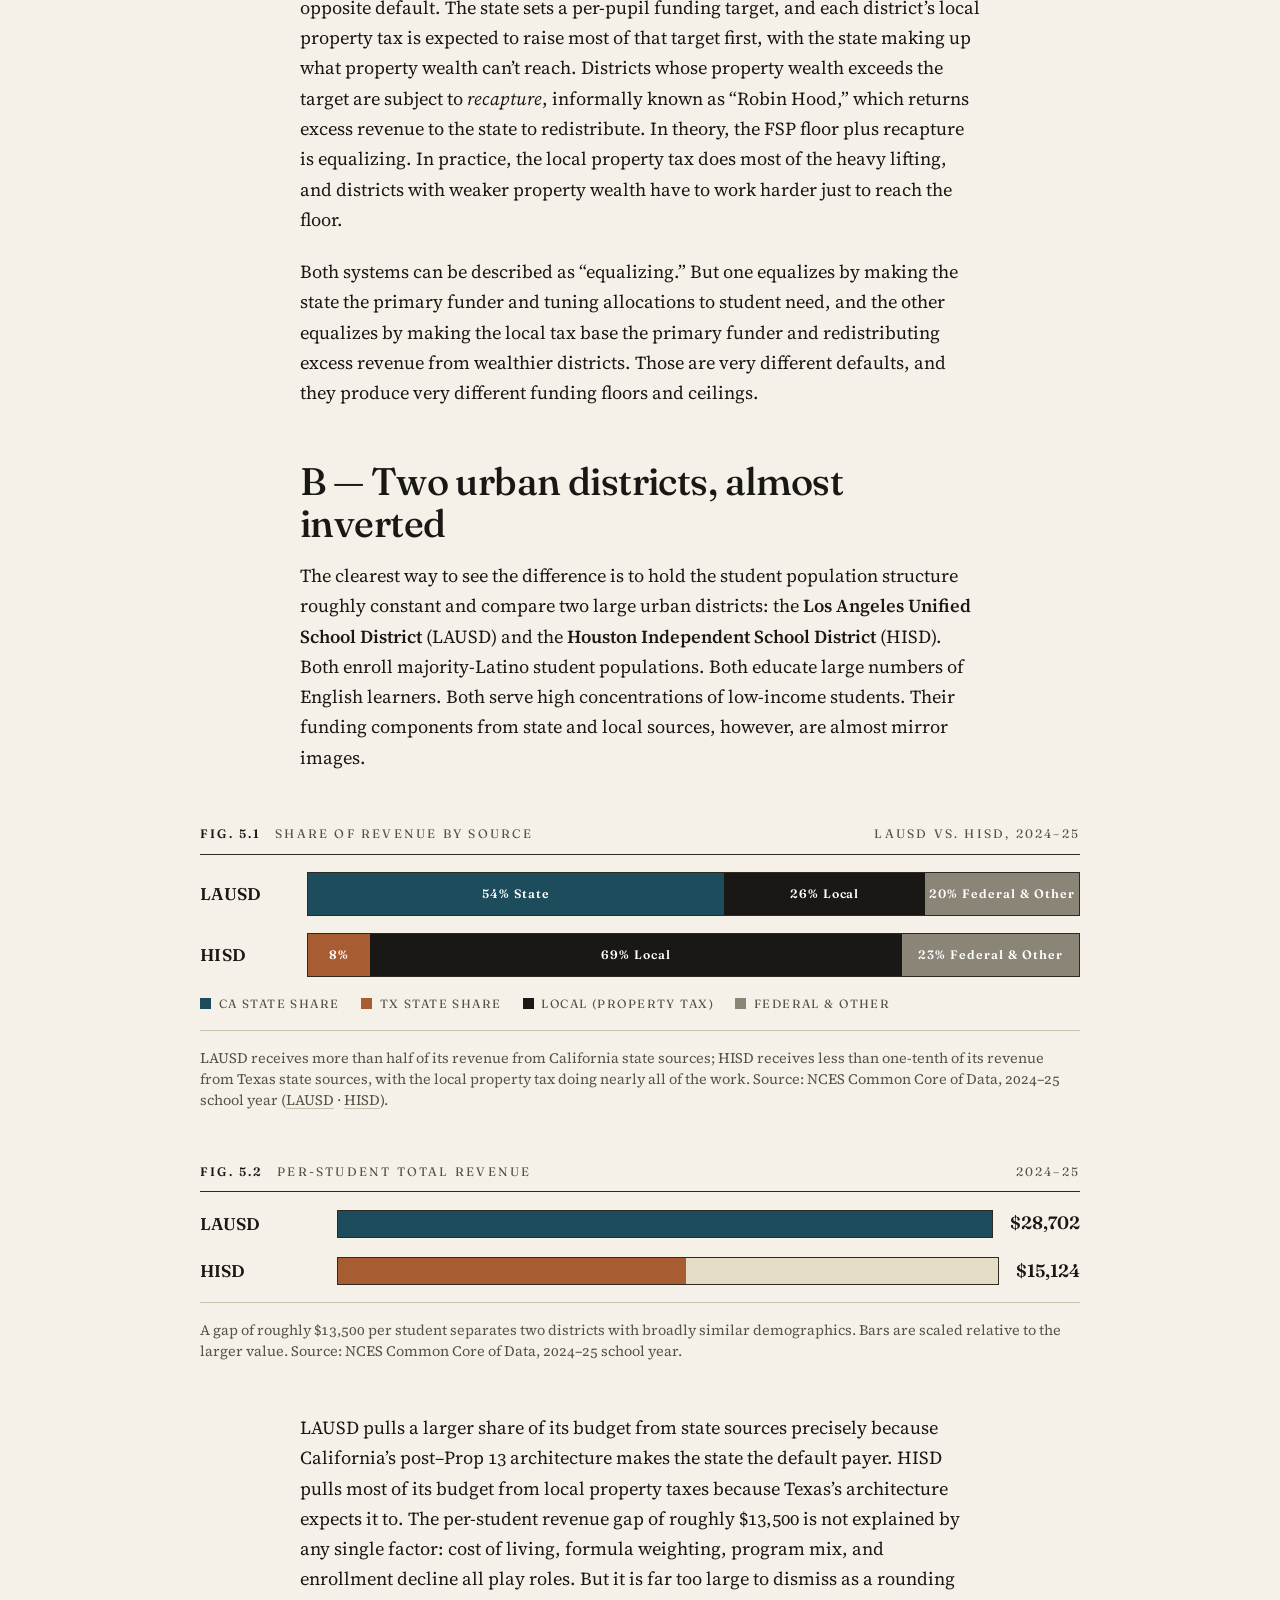
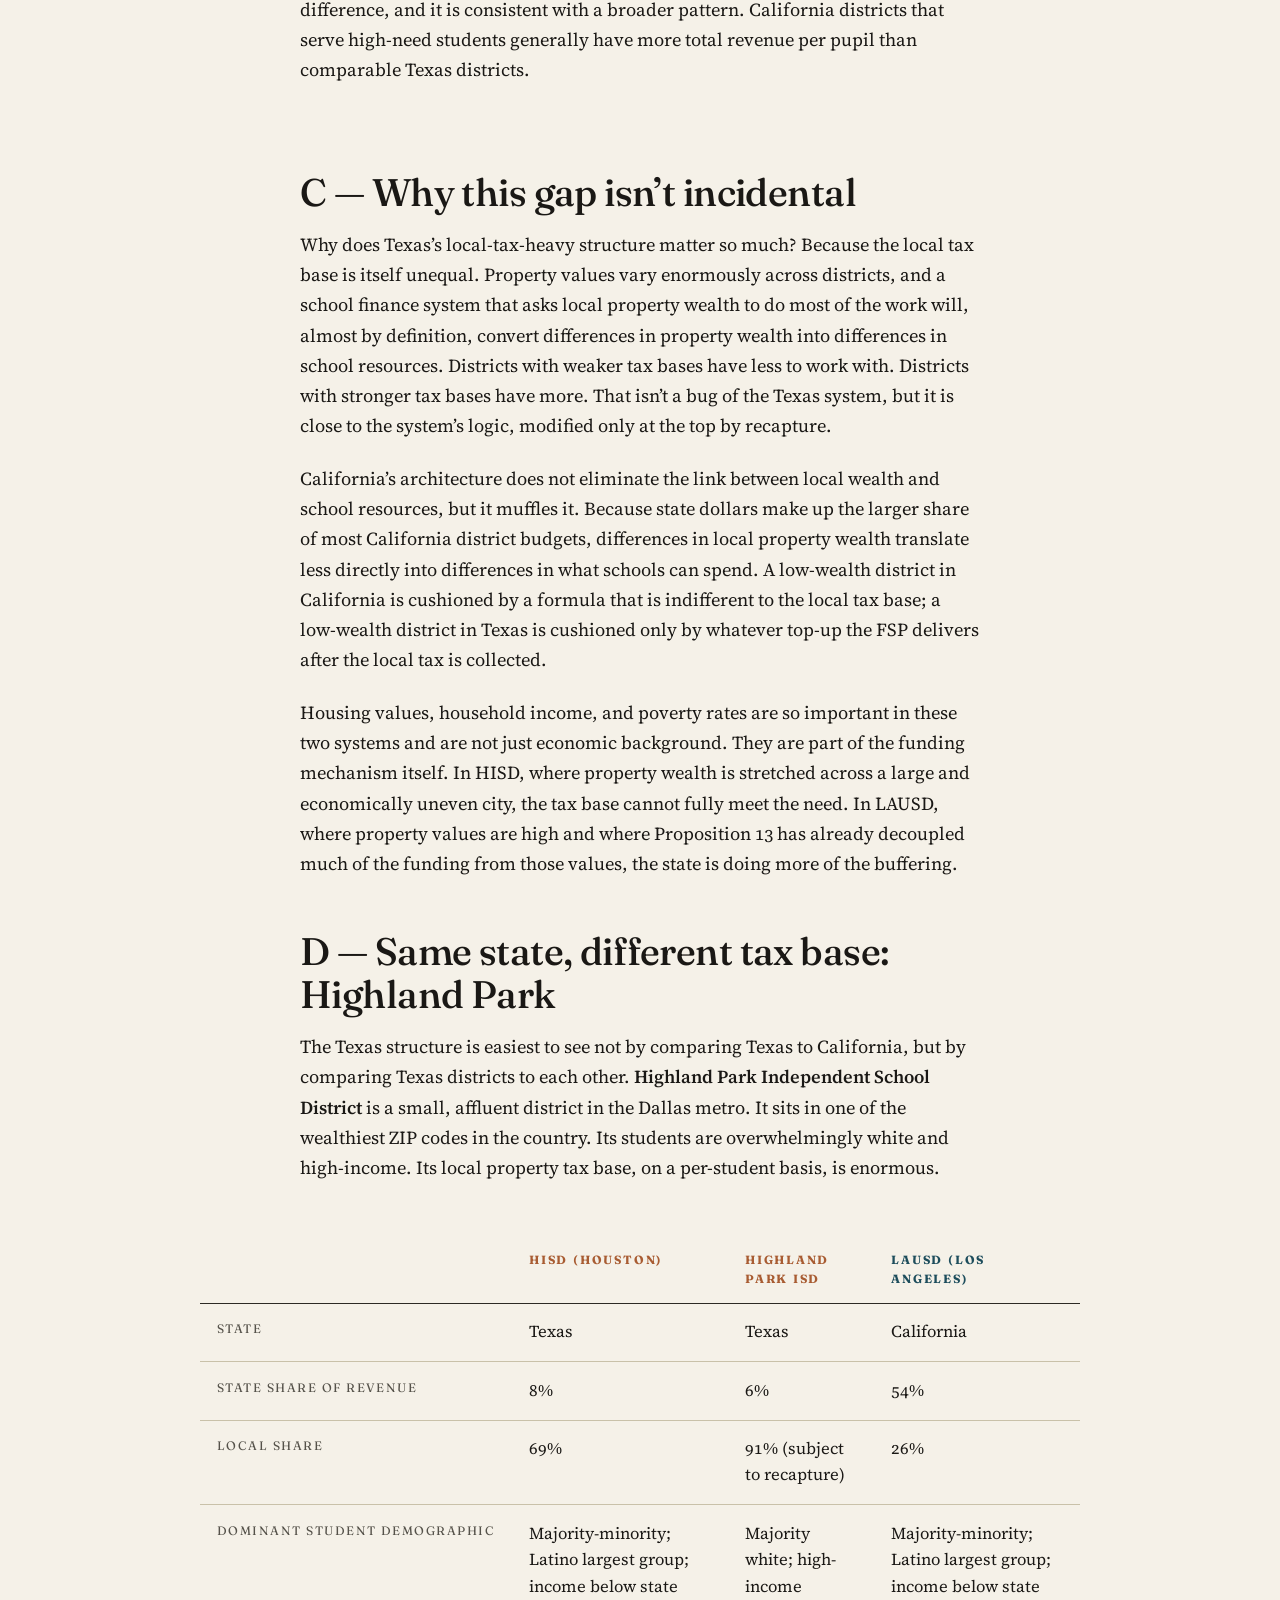
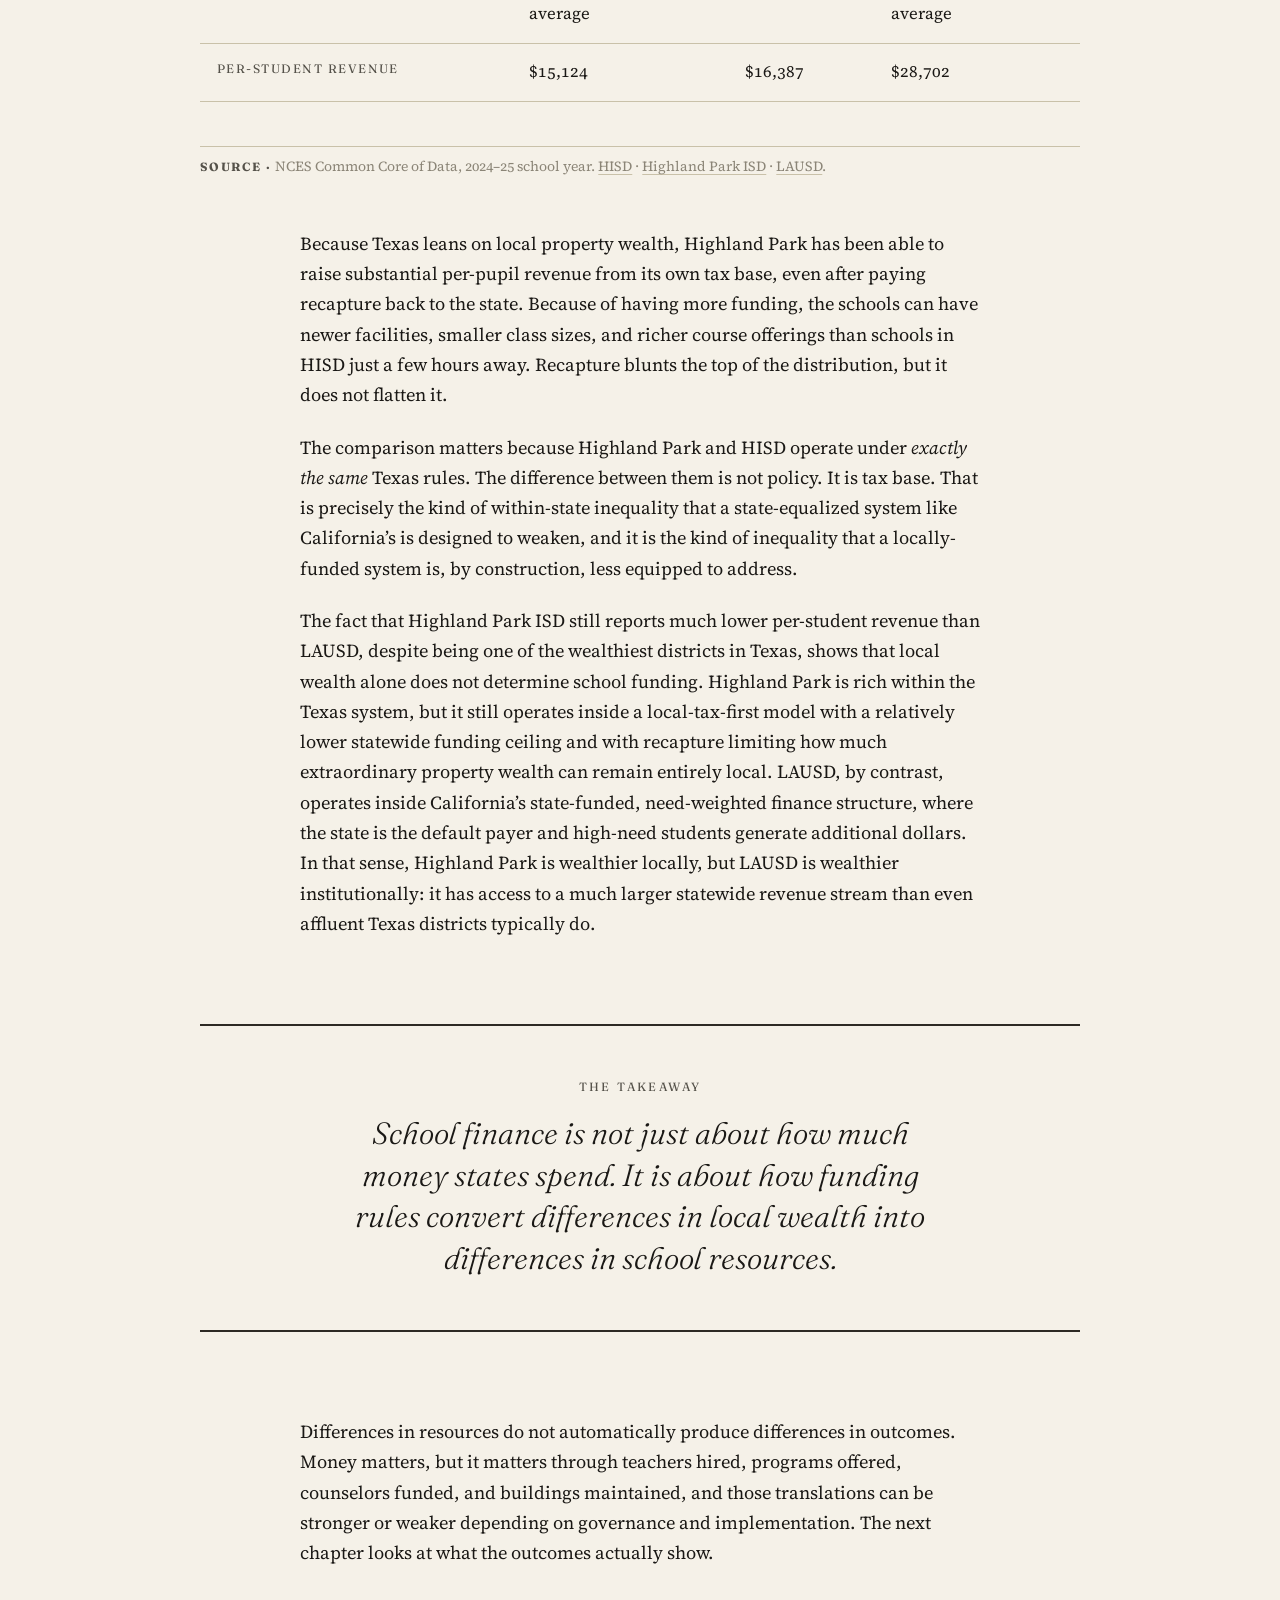
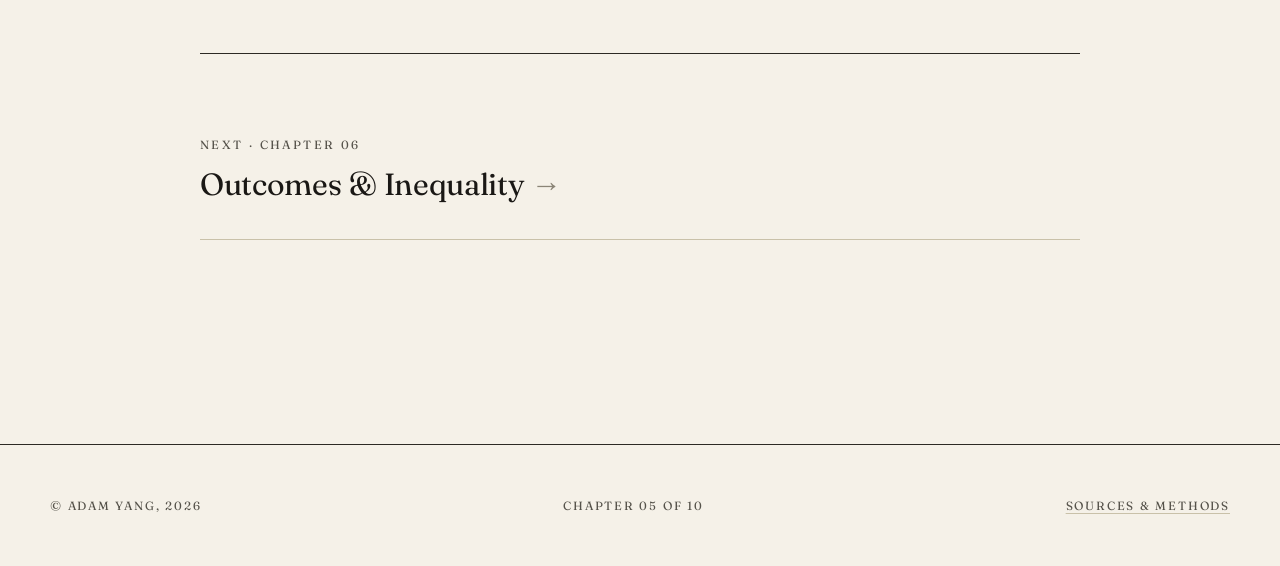
<file: finance.html>
<!DOCTYPE html>
<html lang="en">
<head>
<meta charset="UTF-8">
<meta name="viewport" content="width=device-width, initial-scale=1.0">
<title>Finance &amp; Community Wealth &middot; Two States, Two Models</title>
<meta name="description" content="How California and Texas school finance structures translate local wealth into school resources.">
<link rel="preconnect" href="https://fonts.googleapis.com">
<link rel="preconnect" href="https://fonts.gstatic.com" crossorigin>
<link href="https://fonts.googleapis.com/css2?family=Fraunces:ital,opsz,wght@0,9..144,300..700;1,9..144,300..700&family=Source+Serif+4:ital,opsz,wght@0,8..60,300..700;1,8..60,300..700&display=swap" rel="stylesheet">
<link rel="stylesheet" href="styles.css">
</head>
<body>

<header class="masthead">
  <div class="masthead-meta">
    <span>Adam Yang &middot; Comparative Policy Study</span>
    <span>Vol. I</span>
  </div>
  <h1 class="masthead-title"><a href="index.html">Two States, Two Models</a></h1>
  <div class="masthead-sub">Local Control, State Responsibility, and Educational Opportunity in Texas and California</div>
</header>

<nav class="nav" aria-label="Primary">
  <div class="nav-inner">
    <a href="index.html"><span class="num">01</span>Thesis</a>
    <a href="why-these-states.html"><span class="num">02</span>Framing</a>
    <a href="governance.html"><span class="num">03</span>Governance</a>
    <a href="demographics.html"><span class="num">04</span>Demographics</a>
    <a href="finance.html" aria-current="page"><span class="num">05</span>Finance</a>
    <a href="outcomes.html"><span class="num">06</span>Outcomes</a>
    <a href="districts.html"><span class="num">07</span>Districts</a>
    <a href="literature.html"><span class="num">08</span>Literature</a>
    <a href="conclusion.html"><span class="num">09</span>Assessment</a>
    <a href="sources.html"><span class="num">10</span>Sources</a>
  </div>
</nav>

<main>

  <header class="page-head">
    <div class="chapter">Chapter 05 &middot; Finance &amp; Community Wealth</div>
    <h1>How funding rules convert local wealth into school resources.</h1>
    <p class="question">How do California and Texas school finance structures translate community wealth into school resources, and how does that shape what students get?</p>
    <p class="claim">
      Both states pay for public education with a mix of federal, state, and local dollars, but they weigh those sources very differently. California relies on state redistribution to buffer schools from the inequalities built into local property wealth. Texas relies on local property taxes and treats districts more like fiscal units responsible for their own base.
    </p>
  </header>

  <!-- ========== A. STATE-LEVEL STRUCTURE ========== -->
  <section class="prose has-dropcap">
    <h2>A &mdash; The structures, side by side</h2>

    <p>Public K&ndash;12 schools in both California and Texas are funded by a combination of federal, state, and local revenues. The federal share is small in both places. The real difference between the two states is in how the remaining majority of funding gets divided between <em>state</em> and <em>local</em> sources, and in what logic decides who pays for what.</p>

    <p>California distributes most K&ndash;12 funding through the <a href="https://www.cde.ca.gov/fg/aa/lc/"><strong>Local Control Funding Formula</strong></a> (LCFF), enacted in 2013. LCFF sets a base grant per student and then layers additional &ldquo;supplemental&rdquo; and &ldquo;concentration&rdquo; grants on top for districts that enroll English learners, low-income students, and foster youth. Crucially, LCFF is funded primarily out of state revenue, a legacy of <a href="https://ballotpedia.org/California_Proposition_13,_Tax_Limitations_Initiative_(1978)">Proposition 13</a>, which in 1978 capped local property tax rates and effectively pushed school funding responsibility up to Sacramento. The state is the default payer; local districts fill in relatively little on top.</p>

    <p>Texas runs the <a href="https://tea.texas.gov/finance-and-grants/state-funding/foundation-school-program/foundation-school-program"><strong>Foundation School Program</strong></a> (FSP), a system built around an opposite default. The state sets a per-pupil funding target, and each district&rsquo;s local property tax is expected to raise most of that target first, with the state making up what property wealth can&rsquo;t reach. Districts whose property wealth exceeds the target are subject to <em>recapture</em>, informally known as &ldquo;Robin Hood,&rdquo; which returns excess revenue to the state to redistribute. In theory, the FSP floor plus recapture is equalizing. In practice, the local property tax does most of the heavy lifting, and districts with weaker property wealth have to work harder just to reach the floor.</p>

    <p>Both systems can be described as &ldquo;equalizing.&rdquo; But one equalizes by making the state the primary funder and tuning allocations to student need, and the other equalizes by making the local tax base the primary funder and redistributing excess revenue from wealthier districts. Those are very different defaults, and they produce very different funding floors and ceilings.</p>
  </section>

  <!-- ========== B. DISTRICT COMPARISON ========== -->
  <section class="prose-wide">
    <h2 style="max-width: var(--col-read); margin-left: auto; margin-right: auto;">B &mdash; Two urban districts, almost inverted</h2>

    <div class="prose">
      <p>The clearest way to see the difference is to hold the student population structure roughly constant and compare two large urban districts: the <strong>Los Angeles Unified School District</strong> (LAUSD) and the <strong>Houston Independent School District</strong> (HISD). Both enroll majority-Latino student populations. Both educate large numbers of English learners. Both serve high concentrations of low-income students. Their funding components from state and local sources, however, are almost mirror images.</p>
    </div>

    <figure class="fig">
      <figcaption class="fig-label">
        <span><span class="fig-num">Fig. 5.1</span>Share of revenue by source</span>
        <span>LAUSD vs. HISD, 2024&ndash;25</span>
      </figcaption>
      <div class="stack-rows">
        <div class="stack-row">
          <div class="sr-label">LAUSD</div>
          <div class="stack">
            <span class="s-state" style="width: 54%">54% State</span>
            <span class="s-local" style="width: 26%">26% Local</span>
            <span class="s-other" style="width: 20%">20% Federal &amp; Other</span>
          </div>
        </div>
        <div class="stack-row">
          <div class="sr-label">HISD</div>
          <div class="stack is-tx">
            <span class="s-state" style="width: 8%">8%</span>
            <span class="s-local" style="width: 69%">69% Local</span>
            <span class="s-other" style="width: 23%">23% Federal &amp; Other</span>
          </div>
        </div>
      </div>
      <div class="stack-legend">
        <span class="lg-state-ca">CA State share</span>
        <span class="lg-state-tx">TX State share</span>
        <span class="lg-local">Local (property tax)</span>
        <span class="lg-other">Federal &amp; other</span>
      </div>
      <div class="fig-caption">LAUSD receives more than half of its revenue from California state sources; HISD receives less than one-tenth of its revenue from Texas state sources, with the local property tax doing nearly all of the work. Source: NCES Common Core of Data, 2024&ndash;25 school year (<a href="https://nces.ed.gov/ccd/districtsearch/district_detail.asp?Search=1&amp;DistrictID=0622710&amp;DistrictType=1&amp;DistrictType=2&amp;DistrictType=3&amp;DistrictType=4&amp;DistrictType=5&amp;DistrictType=6&amp;DistrictType=7&amp;DistrictType=8&amp;DistrictType=9&amp;NumOfStudentsRange=more&amp;NumOfSchoolsRange=more&amp;ID2=0622710&amp;details=4" style="color: inherit;">LAUSD</a> &middot; <a href="https://nces.ed.gov/ccd/districtsearch/district_detail.asp?Search=1&amp;details=1&amp;DistrictID=4823640&amp;DistrictType=1&amp;DistrictType=2&amp;DistrictType=3&amp;DistrictType=4&amp;DistrictType=5&amp;DistrictType=6&amp;DistrictType=7&amp;DistrictType=8&amp;DistrictType=9&amp;NumOfStudentsRange=more&amp;NumOfSchoolsRange=more&amp;ID2=4823640" style="color: inherit;">HISD</a>).</div>
    </figure>

    <figure class="fig">
      <figcaption class="fig-label">
        <span><span class="fig-num">Fig. 5.2</span>Per-student total revenue</span>
        <span>2024&ndash;25</span>
      </figcaption>
      <div class="bars">
        <div class="bar-row">
          <div class="br-label">LAUSD</div>
          <div class="bar-track"><div class="bar-fill is-ca" style="width: 100%"></div></div>
          <div class="br-value">$28,702</div>
        </div>
        <div class="bar-row">
          <div class="br-label">HISD</div>
          <div class="bar-track"><div class="bar-fill is-tx" style="width: 52.7%"></div></div>
          <div class="br-value">$15,124</div>
        </div>
      </div>
      <div class="fig-caption">A gap of roughly $13,500 per student separates two districts with broadly similar demographics. Bars are scaled relative to the larger value. Source: NCES Common Core of Data, 2024&ndash;25 school year.</div>
    </figure>

    <div class="prose">
      <p>LAUSD pulls a larger share of its budget from state sources precisely because California&rsquo;s post&ndash;Prop 13 architecture makes the state the default payer. HISD pulls most of its budget from local property taxes because Texas&rsquo;s architecture expects it to. The per-student revenue gap of roughly $13,500 is not explained by any single factor: cost of living, formula weighting, program mix, and enrollment decline all play roles. But it is far too large to dismiss as a rounding difference, and it is consistent with a broader pattern. California districts that serve high-need students generally have more total revenue per pupil than comparable Texas districts.</p>
    </div>
  </section>

  <!-- ========== C. ECONOMIC PROFILE ========== -->
  <section class="prose">
    <h2>C &mdash; Why this gap isn&rsquo;t incidental</h2>

    <p>Why does Texas&rsquo;s local-tax-heavy structure matter so much? Because the local tax base is itself unequal. Property values vary enormously across districts, and a school finance system that asks local property wealth to do most of the work will, almost by definition, convert differences in property wealth into differences in school resources. Districts with weaker tax bases have less to work with. Districts with stronger tax bases have more. That isn&rsquo;t a bug of the Texas system, but it is close to the system&rsquo;s logic, modified only at the top by recapture.</p>

    <p>California&rsquo;s architecture does not eliminate the link between local wealth and school resources, but it muffles it. Because state dollars make up the larger share of most California district budgets, differences in local property wealth translate less directly into differences in what schools can spend. A low-wealth district in California is cushioned by a formula that is indifferent to the local tax base; a low-wealth district in Texas is cushioned only by whatever top-up the FSP delivers after the local tax is collected.</p>

    <p>Housing values, household income, and poverty rates are so important in these two systems and are not just economic background. They are part of the funding mechanism itself. In HISD, where property wealth is stretched across a large and economically uneven city, the tax base cannot fully meet the need. In LAUSD, where property values are high and where Proposition 13 has already decoupled much of the funding from those values, the state is doing more of the buffering.</p>
  </section>

  <!-- ========== D. HIGHLAND PARK ========== -->
  <section class="prose-wide">
    <h2 style="max-width: var(--col-read); margin-left: auto; margin-right: auto;">D &mdash; Same state, different tax base: Highland Park</h2>

    <div class="prose">
      <p>The Texas structure is easiest to see not by comparing Texas to California, but by comparing Texas districts to each other. <strong>Highland Park Independent School District</strong> is a small, affluent district in the Dallas metro. It sits in one of the wealthiest ZIP codes in the country. Its students are overwhelmingly white and high-income. Its local property tax base, on a per-student basis, is enormous.</p>
    </div>

    <table class="compare">
      <thead>
        <tr>
          <th></th>
          <th class="th-tx">HISD (Houston)</th>
          <th class="th-tx">Highland Park ISD</th>
          <th class="th-ca">LAUSD (Los Angeles)</th>
        </tr>
      </thead>
      <tbody>
        <tr>
          <td>State</td>
          <td>Texas</td>
          <td>Texas</td>
          <td>California</td>
        </tr>
        <tr>
          <td>State share of revenue</td>
          <td>8%</td>
          <td>6%</td>
          <td>54%</td>
        </tr>
        <tr>
          <td>Local share</td>
          <td>69%</td>
          <td>91% (subject to recapture)</td>
          <td>26%</td>
        </tr>
        <tr>
          <td>Dominant student demographic</td>
          <td>Majority-minority; Latino largest group; income below state average</td>
          <td>Majority white; high-income</td>
          <td>Majority-minority; Latino largest group; income below state average</td>
        </tr>
        <tr>
          <td>Per-student revenue</td>
          <td>$15,124</td>
          <td>$16,387</td>
          <td>$28,702</td>
        </tr>
      </tbody>
    </table>

    <p style="font-size: 0.82rem; color: var(--ink-faint); line-height: 1.5; margin: -0.5em auto var(--space-l); padding-top: 0.6rem; border-top: 1px solid var(--rule-soft); max-width: var(--col-mid);">
      <strong style="font-family: var(--f-label); font-size: 0.7rem; letter-spacing: 0.15em; text-transform: uppercase; color: var(--ink-soft); font-weight: 700;">Source &middot;</strong>
      NCES Common Core of Data, 2024&ndash;25 school year. <a href="https://nces.ed.gov/ccd/districtsearch/district_detail.asp?Search=1&amp;details=1&amp;DistrictID=4823640&amp;DistrictType=1&amp;DistrictType=2&amp;DistrictType=3&amp;DistrictType=4&amp;DistrictType=5&amp;DistrictType=6&amp;DistrictType=7&amp;DistrictType=8&amp;DistrictType=9&amp;NumOfStudentsRange=more&amp;NumOfSchoolsRange=more&amp;ID2=4823640" style="color: inherit;">HISD</a> &middot; <a href="https://nces.ed.gov/ccd/districtsearch/district_detail.asp?Search=1&amp;details=1&amp;DistrictID=4823250&amp;DistrictType=1&amp;DistrictType=2&amp;DistrictType=3&amp;DistrictType=4&amp;DistrictType=5&amp;DistrictType=6&amp;DistrictType=7&amp;DistrictType=8&amp;DistrictType=9&amp;NumOfStudentsRange=more&amp;NumOfSchoolsRange=more&amp;ID2=4823250" style="color: inherit;">Highland Park ISD</a> &middot; <a href="https://nces.ed.gov/ccd/districtsearch/district_detail.asp?Search=1&amp;DistrictID=0622710&amp;DistrictType=1&amp;DistrictType=2&amp;DistrictType=3&amp;DistrictType=4&amp;DistrictType=5&amp;DistrictType=6&amp;DistrictType=7&amp;DistrictType=8&amp;DistrictType=9&amp;NumOfStudentsRange=more&amp;NumOfSchoolsRange=more&amp;ID2=0622710&amp;details=4" style="color: inherit;">LAUSD</a>.
    </p>

    <div class="prose">
      <p>Because Texas leans on local property wealth, Highland Park has been able to raise substantial per-pupil revenue from its own tax base, even after paying recapture back to the state. Because of having more funding, the schools can have newer facilities, smaller class sizes, and richer course offerings than schools in HISD just a few hours away. Recapture blunts the top of the distribution, but it does not flatten it.</p>

      <p>The comparison matters because Highland Park and HISD operate under <em>exactly the same</em> Texas rules. The difference between them is not policy. It is tax base. That is precisely the kind of within-state inequality that a state-equalized system like California&rsquo;s is designed to weaken, and it is the kind of inequality that a locally-funded system is, by construction, less equipped to address.</p>

      <p>The fact that Highland Park ISD still reports much lower per-student revenue than LAUSD, despite being one of the wealthiest districts in Texas, shows that local wealth alone does not determine school funding. Highland Park is rich within the Texas system, but it still operates inside a local-tax-first model with a relatively lower statewide funding ceiling and with recapture limiting how much extraordinary property wealth can remain entirely local. LAUSD, by contrast, operates inside California&rsquo;s state-funded, need-weighted finance structure, where the state is the default payer and high-need students generate additional dollars. In that sense, Highland Park is wealthier locally, but LAUSD is wealthier institutionally: it has access to a much larger statewide revenue stream than even affluent Texas districts typically do.</p>
    </div>
  </section>

  <!-- ========== TAKEAWAY ========== -->
  <div class="takeaway">
    <div class="t-label">The Takeaway</div>
    <blockquote>
      School finance is not just about how much money states spend. It is about how funding rules convert differences in local wealth into differences in school resources.
    </blockquote>
  </div>

  <!-- ========== TRANSITION ========== -->
  <section class="prose">
    <p>Differences in resources do not automatically produce differences in outcomes. Money matters, but it matters through teachers hired, programs offered, counselors funded, and buildings maintained, and those translations can be stronger or weaker depending on governance and implementation. The next chapter looks at what the outcomes actually show.</p>
  </section>

  <!-- ========== NEXT PAGE ========== -->
  <nav class="next" aria-label="Next chapter">
    <a href="outcomes.html">
      <span class="next-label">Next &middot; Chapter 06</span>
      <span class="next-title">Outcomes &amp; Inequality</span>
    </a>
  </nav>

</main>

<footer class="site-foot">
  <div class="foot-inner">
    <span>&copy; Adam Yang, 2026</span>
    <span>Chapter 05 of 10</span>
    <span><a href="sources.html">Sources &amp; Methods</a></span>
  </div>
</footer>

</body>
</html>
</file>
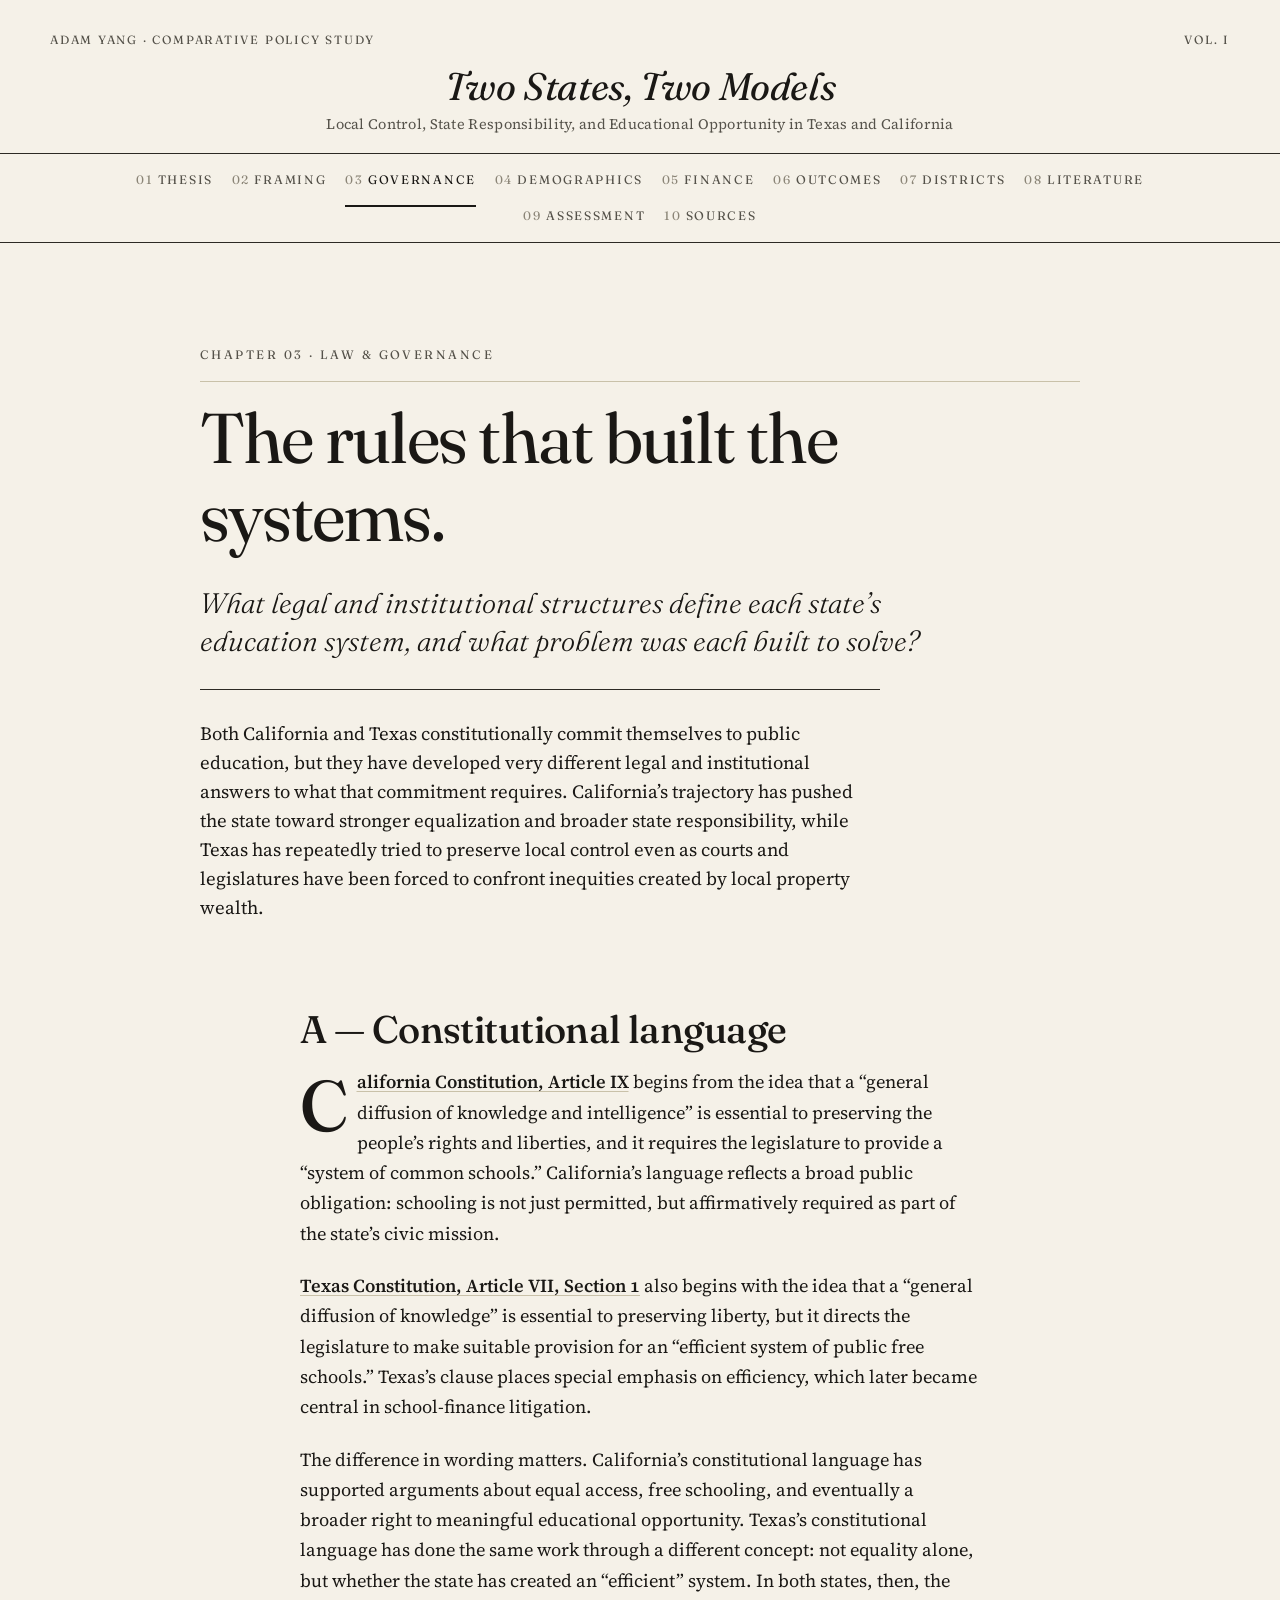
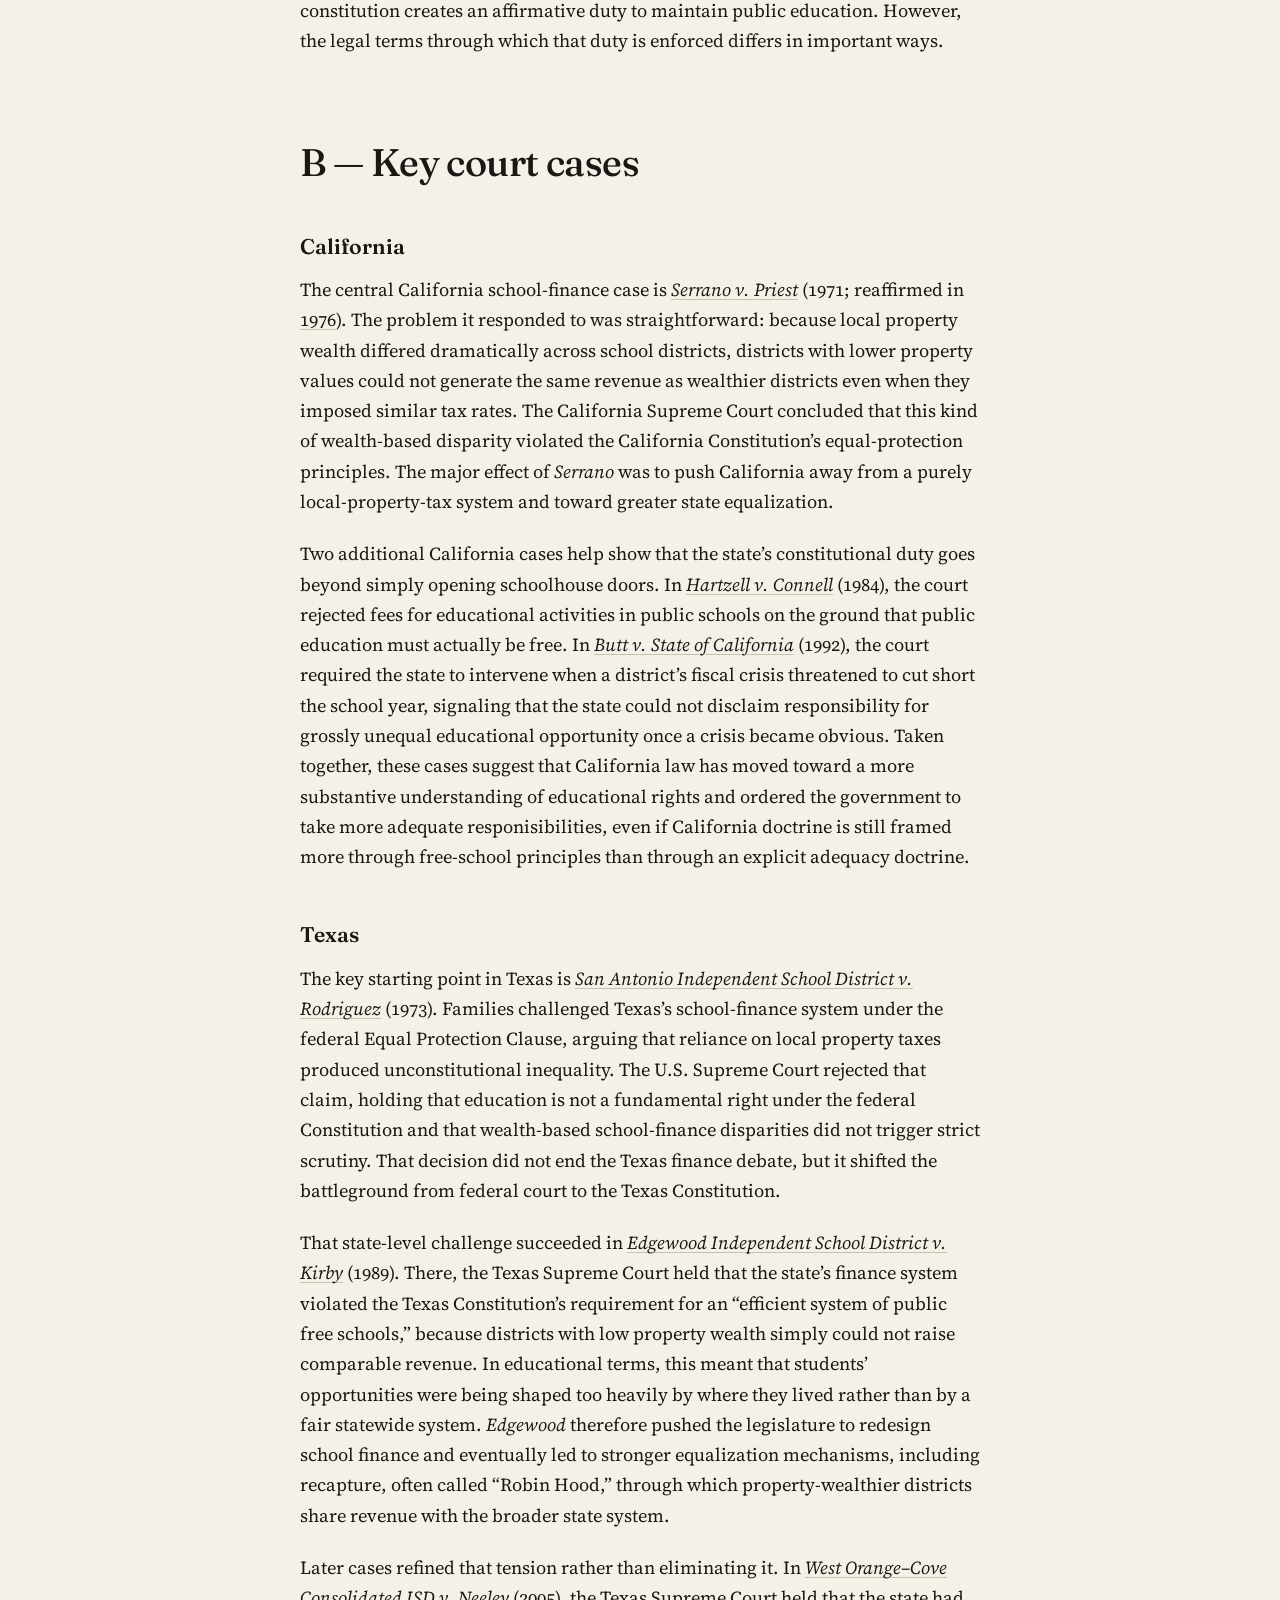
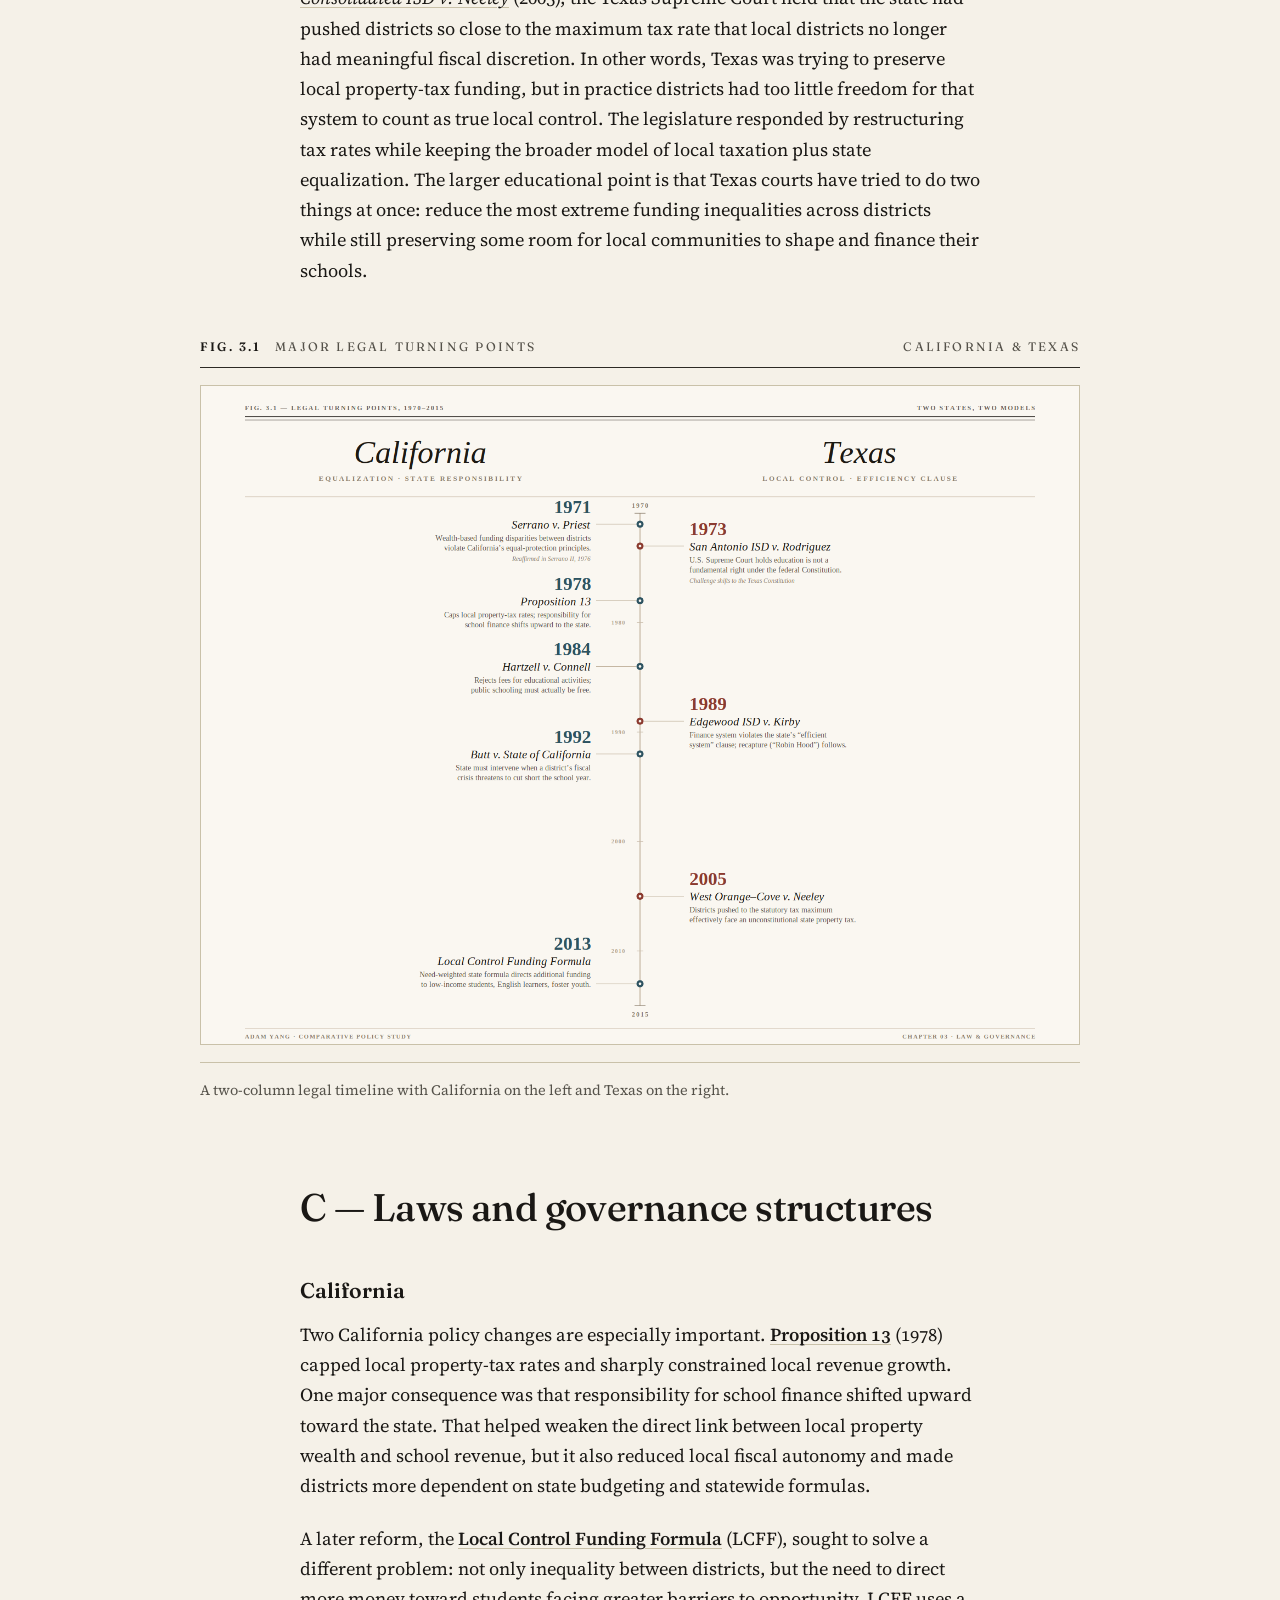
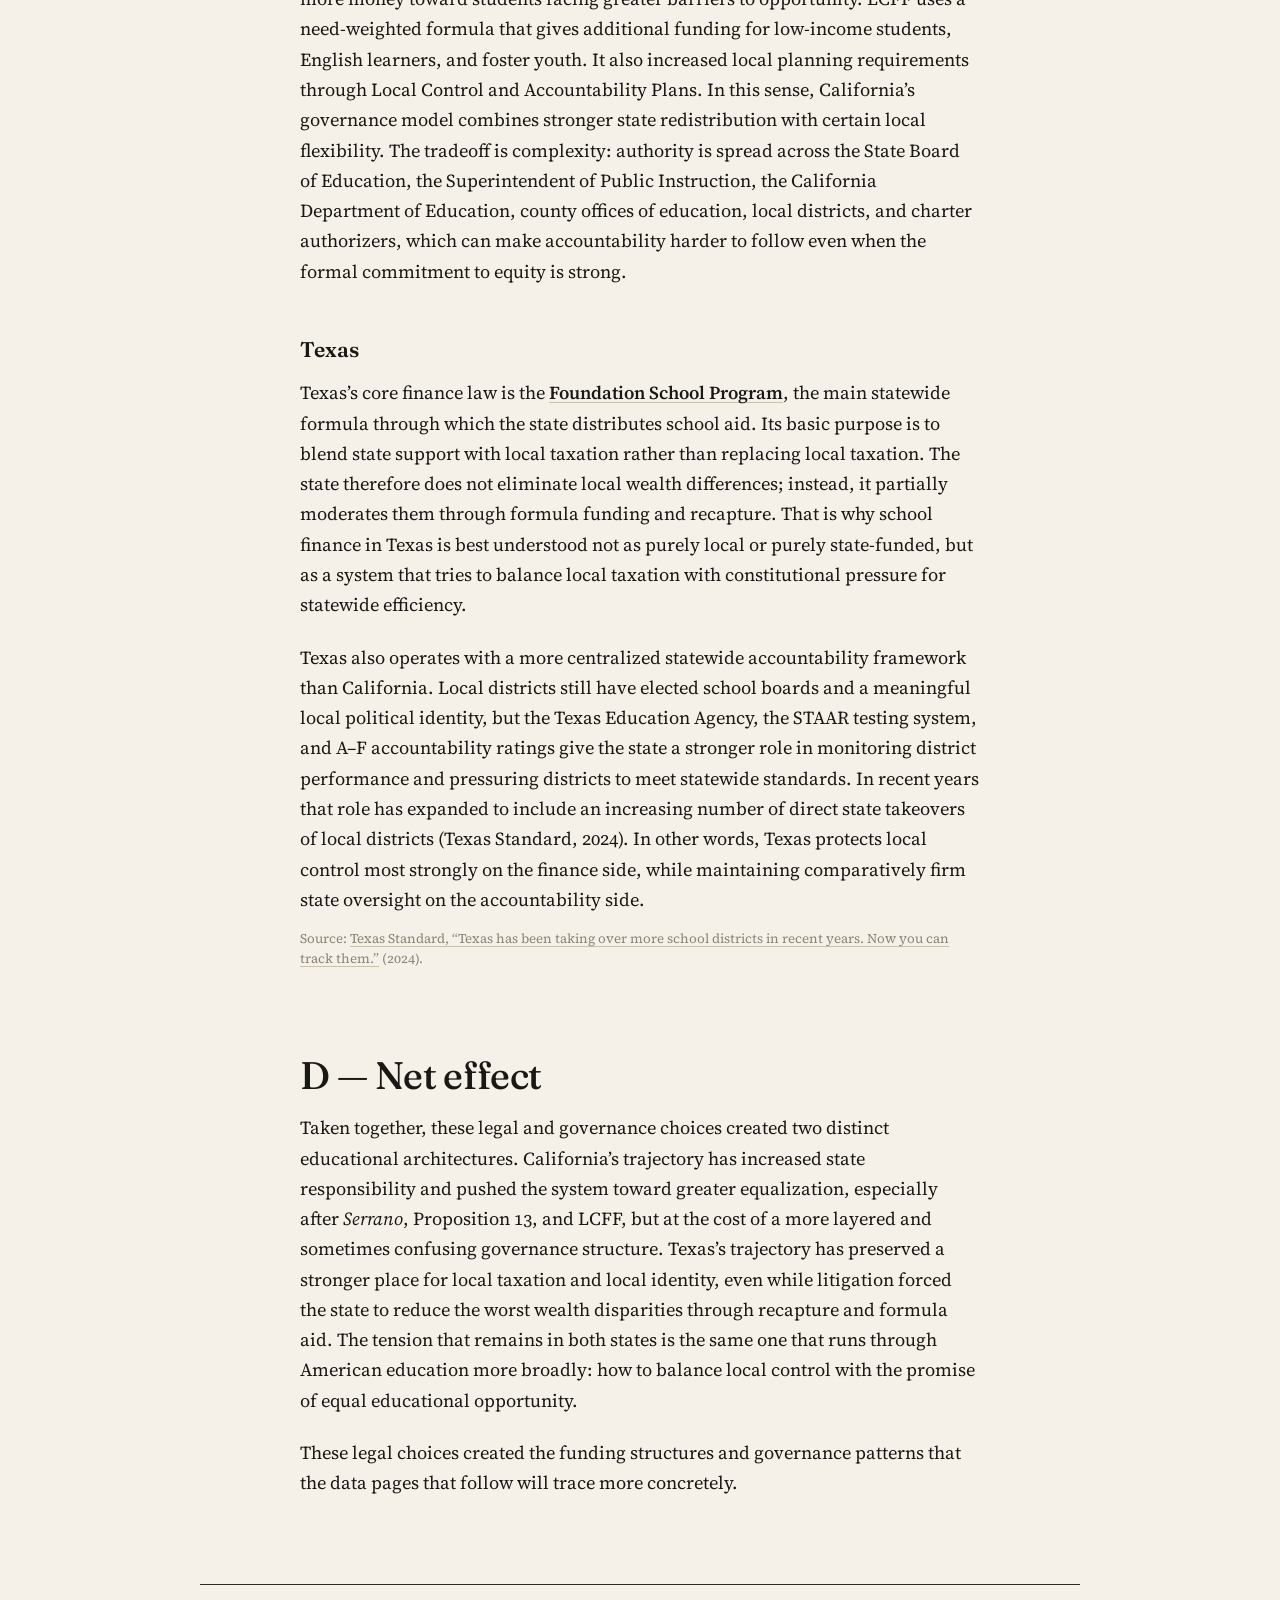
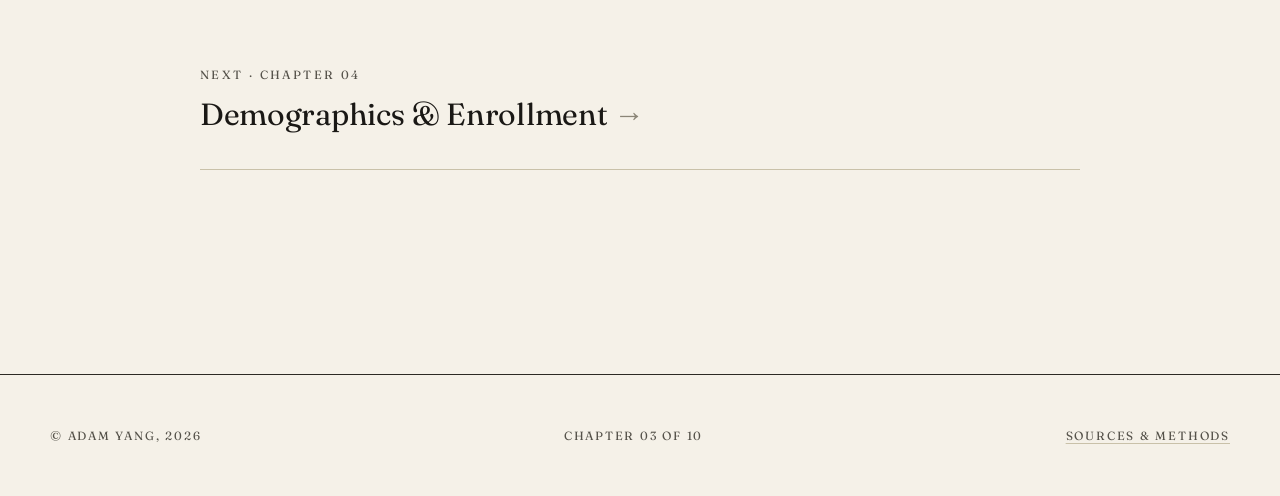
<file: governance.html>
<!DOCTYPE html>
<html lang="en">
<head>
<meta charset="UTF-8">
<meta name="viewport" content="width=device-width, initial-scale=1.0">
<title>Law &amp; Governance &middot; Two States, Two Models</title>
<link rel="preconnect" href="https://fonts.googleapis.com">
<link rel="preconnect" href="https://fonts.gstatic.com" crossorigin>
<link href="https://fonts.googleapis.com/css2?family=Fraunces:ital,opsz,wght@0,9..144,300..700;1,9..144,300..700&family=Source+Serif+4:ital,opsz,wght@0,8..60,300..700;1,8..60,300..700&display=swap" rel="stylesheet">
<link rel="stylesheet" href="styles.css">
</head>
<body>

<header class="masthead">
  <div class="masthead-meta">
    <span>Adam Yang &middot; Comparative Policy Study</span>
    <span>Vol. I</span>
  </div>
  <h1 class="masthead-title"><a href="index.html">Two States, Two Models</a></h1>
  <div class="masthead-sub">Local Control, State Responsibility, and Educational Opportunity in Texas and California</div>
</header>

<nav class="nav" aria-label="Primary">
  <div class="nav-inner">
    <a href="index.html"><span class="num">01</span>Thesis</a>
    <a href="why-these-states.html"><span class="num">02</span>Framing</a>
    <a href="governance.html" aria-current="page"><span class="num">03</span>Governance</a>
    <a href="demographics.html"><span class="num">04</span>Demographics</a>
    <a href="finance.html"><span class="num">05</span>Finance</a>
    <a href="outcomes.html"><span class="num">06</span>Outcomes</a>
    <a href="districts.html"><span class="num">07</span>Districts</a>
    <a href="literature.html"><span class="num">08</span>Literature</a>
    <a href="conclusion.html"><span class="num">09</span>Assessment</a>
    <a href="sources.html"><span class="num">10</span>Sources</a>
  </div>
</nav>

<main>

  <header class="page-head">
    <div class="chapter">Chapter 03 &middot; Law &amp; Governance</div>
    <h1>The rules that built the systems.</h1>
    <p class="question">What legal and institutional structures define each state&rsquo;s education system, and what problem was each built to solve?</p>
    <p class="claim">Both California and Texas constitutionally commit themselves to public education, but they have developed very different legal and institutional answers to what that commitment requires. California&rsquo;s trajectory has pushed the state toward stronger equalization and broader state responsibility, while Texas has repeatedly tried to preserve local control even as courts and legislatures have been forced to confront inequities created by local property wealth.</p>
  </header>

  <section class="prose has-dropcap">
    <h2>A &mdash; Constitutional language</h2>

    <p><a href="https://leginfo.legislature.ca.gov/faces/codes_displayText.xhtml?lawCode=CONS&amp;division=&amp;title=&amp;part=&amp;chapter=&amp;article=IX"><strong>California Constitution, Article IX</strong></a> begins from the idea that a &ldquo;general diffusion of knowledge and intelligence&rdquo; is essential to preserving the people&rsquo;s rights and liberties, and it requires the legislature to provide a &ldquo;system of common schools.&rdquo; California&rsquo;s language reflects a broad public obligation: schooling is not just permitted, but affirmatively required as part of the state&rsquo;s civic mission.</p>

    <p><a href="https://statutes.capitol.texas.gov/?tab=2&amp;code=CN&amp;chapter=CN.7&amp;artSec=7.1"><strong>Texas Constitution, Article VII, Section 1</strong></a> also begins with the idea that a &ldquo;general diffusion of knowledge&rdquo; is essential to preserving liberty, but it directs the legislature to make suitable provision for an &ldquo;efficient system of public free schools.&rdquo; Texas&rsquo;s clause places special emphasis on efficiency, which later became central in school-finance litigation.</p>

    <p>The difference in wording matters. California&rsquo;s constitutional language has supported arguments about equal access, free schooling, and eventually a broader right to meaningful educational opportunity. Texas&rsquo;s constitutional language has done the same work through a different concept: not equality alone, but whether the state has created an &ldquo;efficient&rdquo; system. In both states, then, the constitution creates an affirmative duty to maintain public education. However, the legal terms through which that duty is enforced differs in important ways.</p>

    <h2>B &mdash; Key court cases</h2>

    <h3>California</h3>

    <p>The central California school-finance case is <a href="https://law.justia.com/cases/california/supreme-court/3d/5/584.html"><em>Serrano v. Priest</em></a> (1971; reaffirmed in <a href="https://law.justia.com/cases/california/supreme-court/3d/18/728.html">1976</a>). The problem it responded to was straightforward: because local property wealth differed dramatically across school districts, districts with lower property values could not generate the same revenue as wealthier districts even when they imposed similar tax rates. The California Supreme Court concluded that this kind of wealth-based disparity violated the California Constitution&rsquo;s equal-protection principles. The major effect of <em>Serrano</em> was to push California away from a purely local-property-tax system and toward greater state equalization.</p>

    <p>Two additional California cases help show that the state&rsquo;s constitutional duty goes beyond simply opening schoolhouse doors. In <a href="https://law.justia.com/cases/california/supreme-court/3d/35/899.html"><em>Hartzell v. Connell</em></a> (1984), the court rejected fees for educational activities in public schools on the ground that public education must actually be free. In <a href="https://law.justia.com/cases/california/supreme-court/4th/4/668.html"><em>Butt v. State of California</em></a> (1992), the court required the state to intervene when a district&rsquo;s fiscal crisis threatened to cut short the school year, signaling that the state could not disclaim responsibility for grossly unequal educational opportunity once a crisis became obvious. Taken together, these cases suggest that California law has moved toward a more substantive understanding of educational rights and ordered the government to take more adequate responisibilities, even if California doctrine is still framed more through free-school principles than through an explicit adequacy doctrine.</p>

    <h3>Texas</h3>

    <p>The key starting point in Texas is <a href="https://supreme.justia.com/cases/federal/us/411/1/"><em>San Antonio Independent School District v. Rodriguez</em></a> (1973). Families challenged Texas&rsquo;s school-finance system under the federal Equal Protection Clause, arguing that reliance on local property taxes produced unconstitutional inequality. The U.S. Supreme Court rejected that claim, holding that education is not a fundamental right under the federal Constitution and that wealth-based school-finance disparities did not trigger strict scrutiny. That decision did not end the Texas finance debate, but it shifted the battleground from federal court to the Texas Constitution.</p>

    <p>That state-level challenge succeeded in <a href="https://law.justia.com/cases/texas/supreme-court/1989/c-8353-0.html"><em>Edgewood Independent School District v. Kirby</em></a> (1989). There, the Texas Supreme Court held that the state&rsquo;s finance system violated the Texas Constitution&rsquo;s requirement for an &ldquo;efficient system of public free schools,&rdquo; because districts with low property wealth simply could not raise comparable revenue. In educational terms, this meant that students&rsquo; opportunities were being shaped too heavily by where they lived rather than by a fair statewide system. <em>Edgewood</em> therefore pushed the legislature to redesign school finance and eventually led to stronger equalization mechanisms, including recapture, often called &ldquo;Robin Hood,&rdquo; through which property-wealthier districts share revenue with the broader state system.</p>

    <p>Later cases refined that tension rather than eliminating it. In <a href="https://law.justia.com/cases/texas/supreme-court/2005/2000680.html"><em>West Orange&ndash;Cove Consolidated ISD v. Neeley</em></a> (2005), the Texas Supreme Court held that the state had pushed districts so close to the maximum tax rate that local districts no longer had meaningful fiscal discretion. In other words, Texas was trying to preserve local property-tax funding, but in practice districts had too little freedom for that system to count as true local control. The legislature responded by restructuring tax rates while keeping the broader model of local taxation plus state equalization. The larger educational point is that Texas courts have tried to do two things at once: reduce the most extreme funding inequalities across districts while still preserving some room for local communities to shape and finance their schools.</p>
  </section>

  <figure class="fig">
    <figcaption class="fig-label">
      <span><span class="fig-num">Fig. 3.1</span>Major legal turning points</span>
      <span>California &amp; Texas</span>
    </figcaption>
    <img src="images/legal-timeline-ca-tx.png" alt="Two-column legal timeline showing major education cases and laws in California and Texas." style="width: 100%; height: auto; border: 1px solid var(--rule-soft);">
    <div class="fig-caption">A two-column legal timeline with California on the left and Texas on the right.</div>
  </figure>

  <section class="prose">
    <h2>C &mdash; Laws and governance structures</h2>

    <h3>California</h3>

    <p>Two California policy changes are especially important. <a href="https://ballotpedia.org/California_Proposition_13,_Tax_Limitations_Initiative_(1978)"><strong>Proposition 13</strong></a> (1978) capped local property-tax rates and sharply constrained local revenue growth. One major consequence was that responsibility for school finance shifted upward toward the state. That helped weaken the direct link between local property wealth and school revenue, but it also reduced local fiscal autonomy and made districts more dependent on state budgeting and statewide formulas.</p>

    <p>A later reform, the <a href="https://www.cde.ca.gov/fg/aa/lc/"><strong>Local Control Funding Formula</strong></a> (LCFF), sought to solve a different problem: not only inequality between districts, but the need to direct more money toward students facing greater barriers to opportunity. LCFF uses a need-weighted formula that gives additional funding for low-income students, English learners, and foster youth. It also increased local planning requirements through Local Control and Accountability Plans. In this sense, California&rsquo;s governance model combines stronger state redistribution with certain local flexibility. The tradeoff is complexity: authority is spread across the State Board of Education, the Superintendent of Public Instruction, the California Department of Education, county offices of education, local districts, and charter authorizers, which can make accountability harder to follow even when the formal commitment to equity is strong.</p>

    <h3>Texas</h3>

    <p>Texas&rsquo;s core finance law is the <a href="https://tea.texas.gov/finance-and-grants/state-funding/foundation-school-program/foundation-school-program"><strong>Foundation School Program</strong></a>, the main statewide formula through which the state distributes school aid. Its basic purpose is to blend state support with local taxation rather than replacing local taxation. The state therefore does not eliminate local wealth differences; instead, it partially moderates them through formula funding and recapture. That is why school finance in Texas is best understood not as purely local or purely state-funded, but as a system that tries to balance local taxation with constitutional pressure for statewide efficiency.</p>

    <p>Texas also operates with a more centralized statewide accountability framework than California. Local districts still have elected school boards and a meaningful local political identity, but the Texas Education Agency, the STAAR testing system, and A&ndash;F accountability ratings give the state a stronger role in monitoring district performance and pressuring districts to meet statewide standards. In recent years that role has expanded to include an increasing number of direct state takeovers of local districts (Texas Standard, 2024). In other words, Texas protects local control most strongly on the finance side, while maintaining comparatively firm state oversight on the accountability side.</p>
    <p style="font-size: 0.78rem; color: var(--ink-faint); margin-top: -0.6em; margin-bottom: 1.4em; line-height: 1.5;">
      Source: <a href="https://www.texasstandard.org/stories/texas-has-been-taking-over-more-school-districts-in-recent-years-now-you-can-track-them/" style="color: inherit;">Texas Standard, &ldquo;Texas has been taking over more school districts in recent years. Now you can track them.&rdquo;</a> (2024).
    </p>

    <h2>D &mdash; Net effect</h2>

    <p>Taken together, these legal and governance choices created two distinct educational architectures. California&rsquo;s trajectory has increased state responsibility and pushed the system toward greater equalization, especially after <em>Serrano</em>, Proposition 13, and LCFF, but at the cost of a more layered and sometimes confusing governance structure. Texas&rsquo;s trajectory has preserved a stronger place for local taxation and local identity, even while litigation forced the state to reduce the worst wealth disparities through recapture and formula aid. The tension that remains in both states is the same one that runs through American education more broadly: how to balance local control with the promise of equal educational opportunity.</p>
  </section>

  <section class="prose">
    <p>These legal choices created the funding structures and governance patterns that the data pages that follow will trace more concretely.</p>
  </section>

  <nav class="next" aria-label="Next chapter">
    <a href="demographics.html">
      <span class="next-label">Next &middot; Chapter 04</span>
      <span class="next-title">Demographics &amp; Enrollment</span>
    </a>
  </nav>

</main>

<footer class="site-foot">
  <div class="foot-inner">
    <span>&copy; Adam Yang, 2026</span>
    <span>Chapter 03 of 10</span>
    <span><a href="sources.html">Sources &amp; Methods</a></span>
  </div>
</footer>

</body>
</html>
</file>
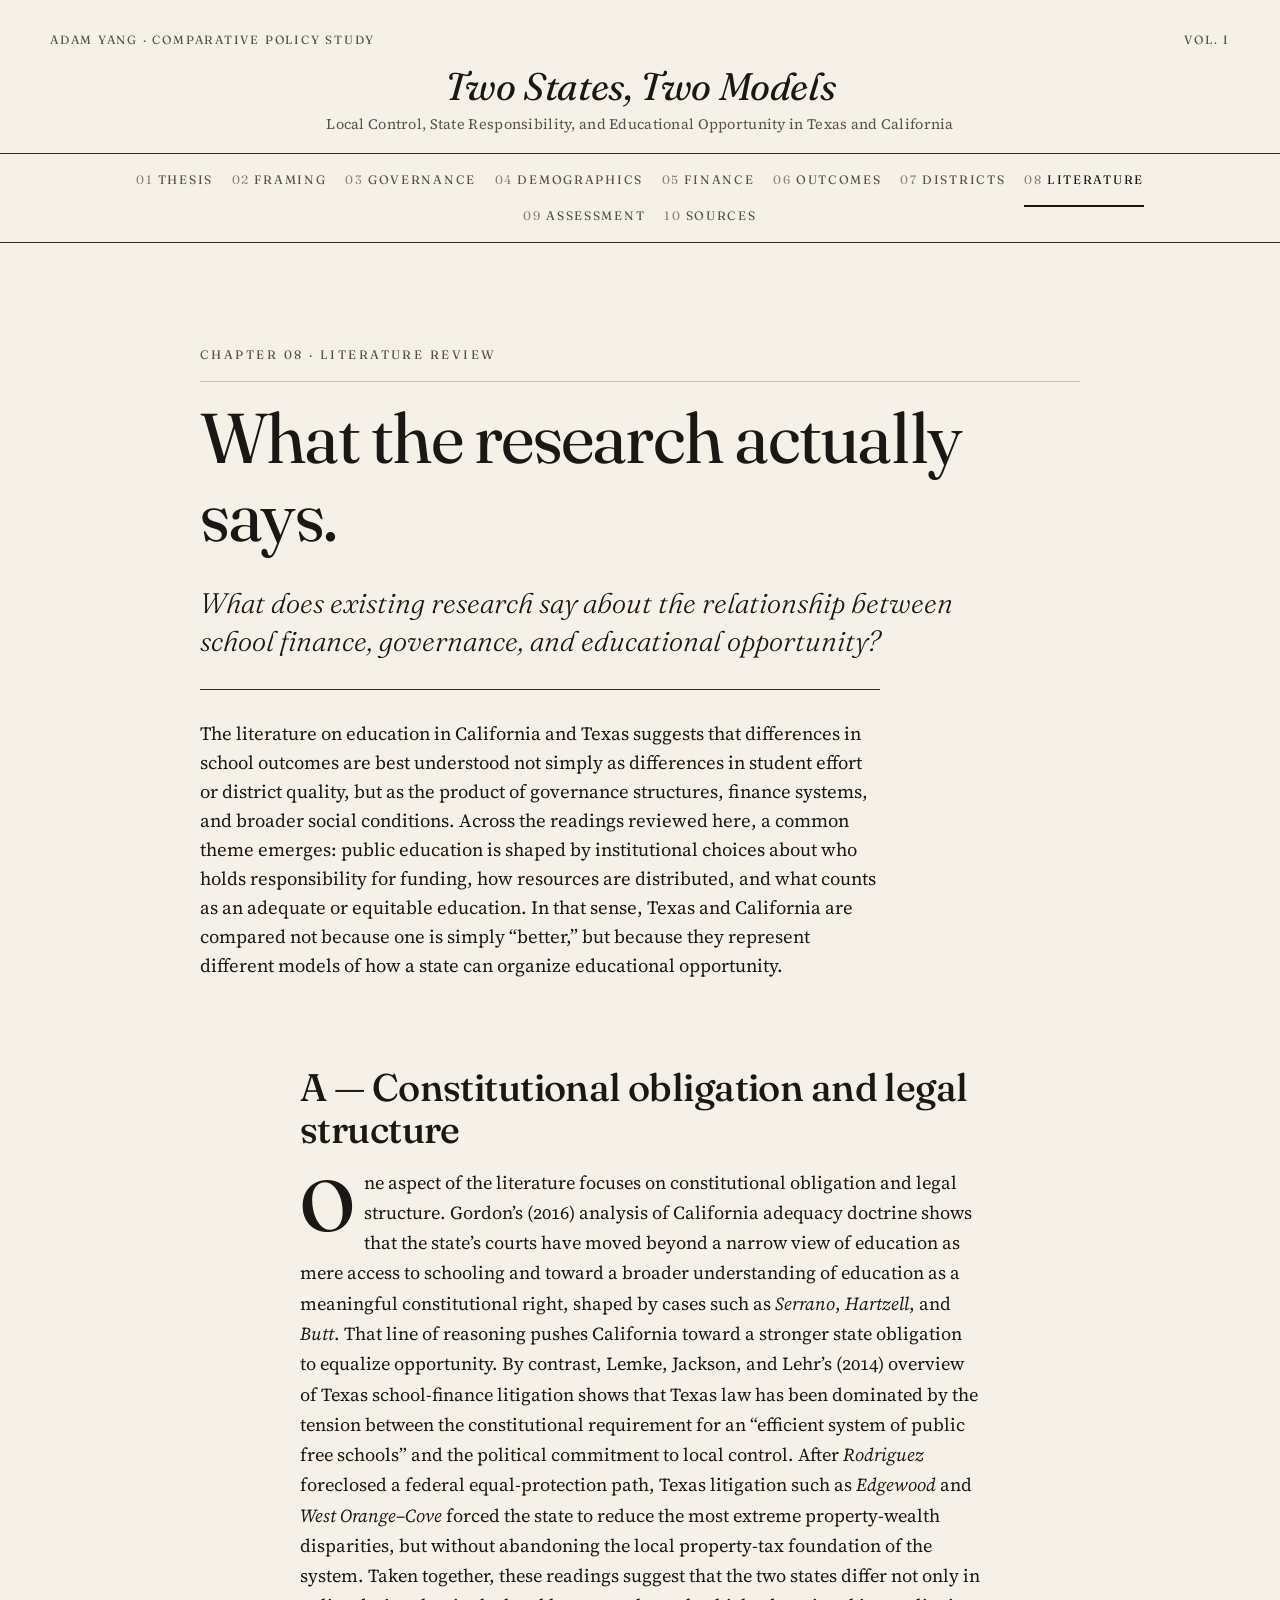
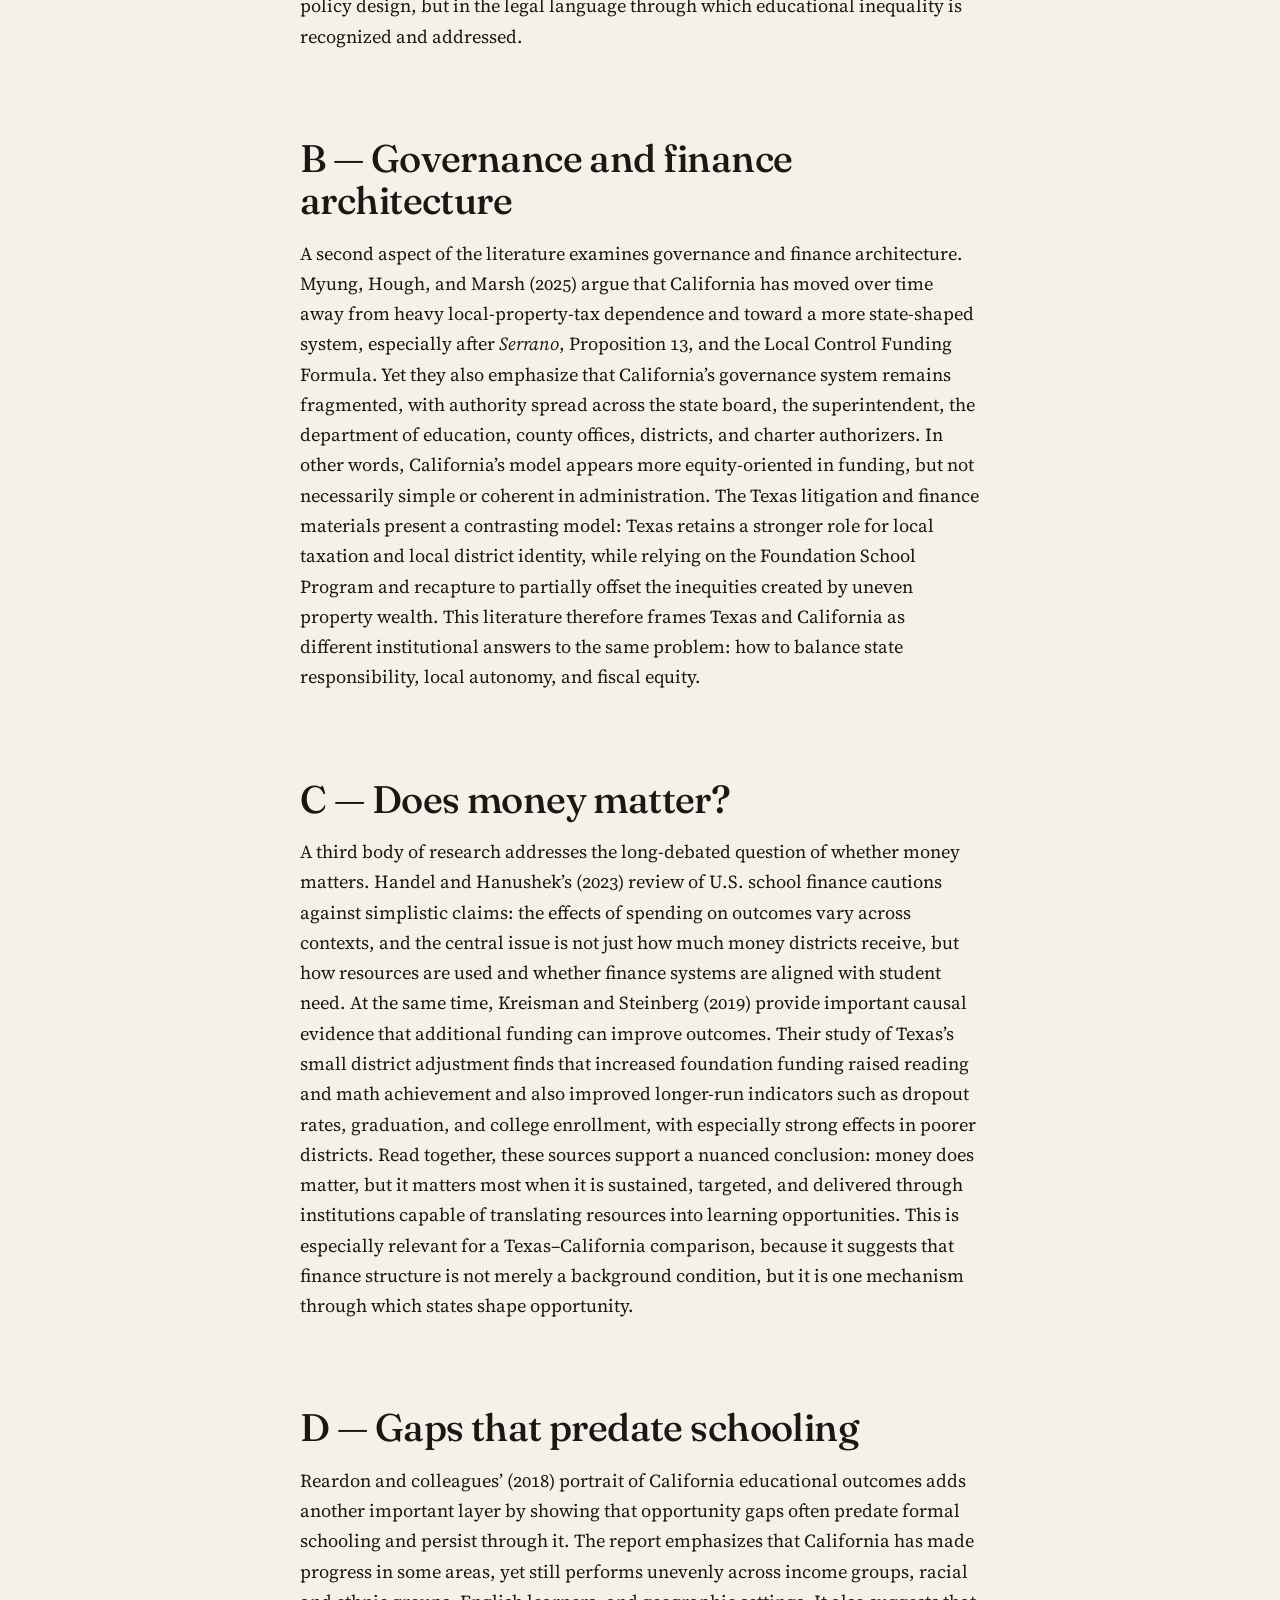
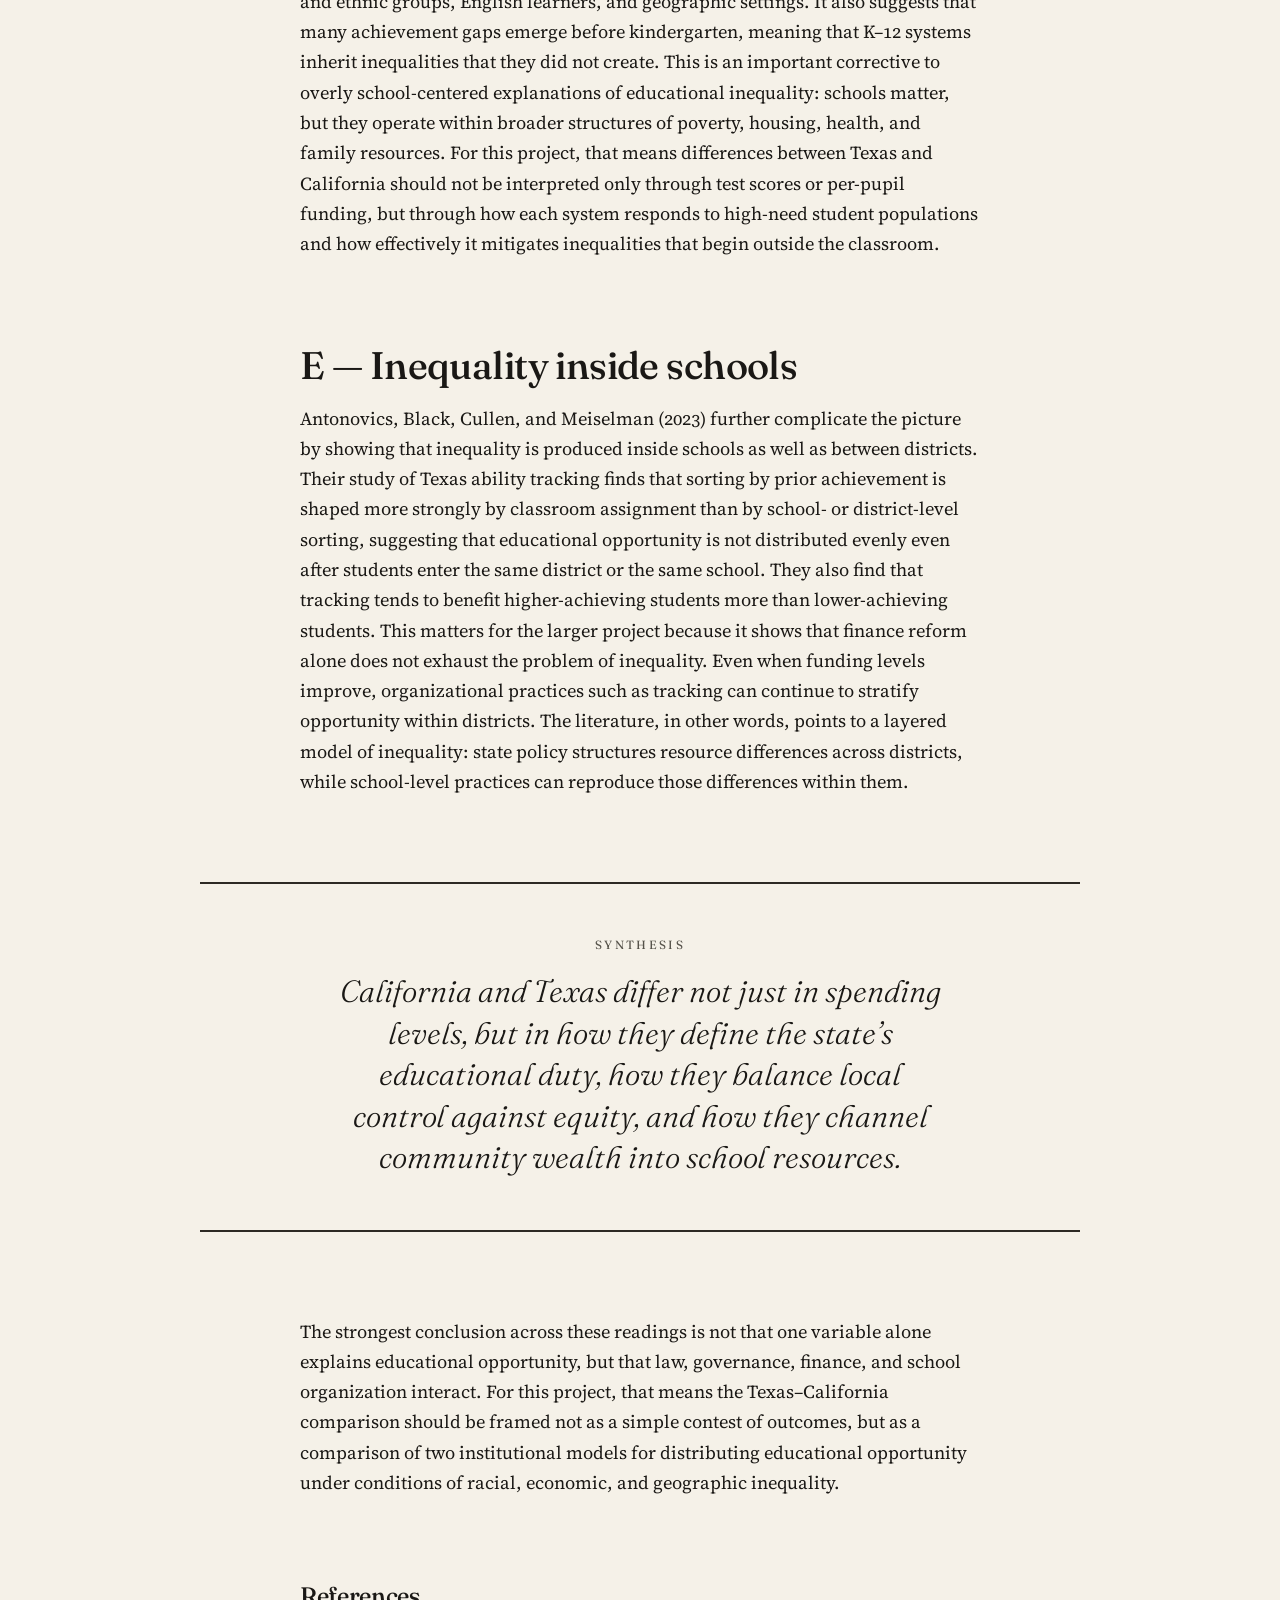
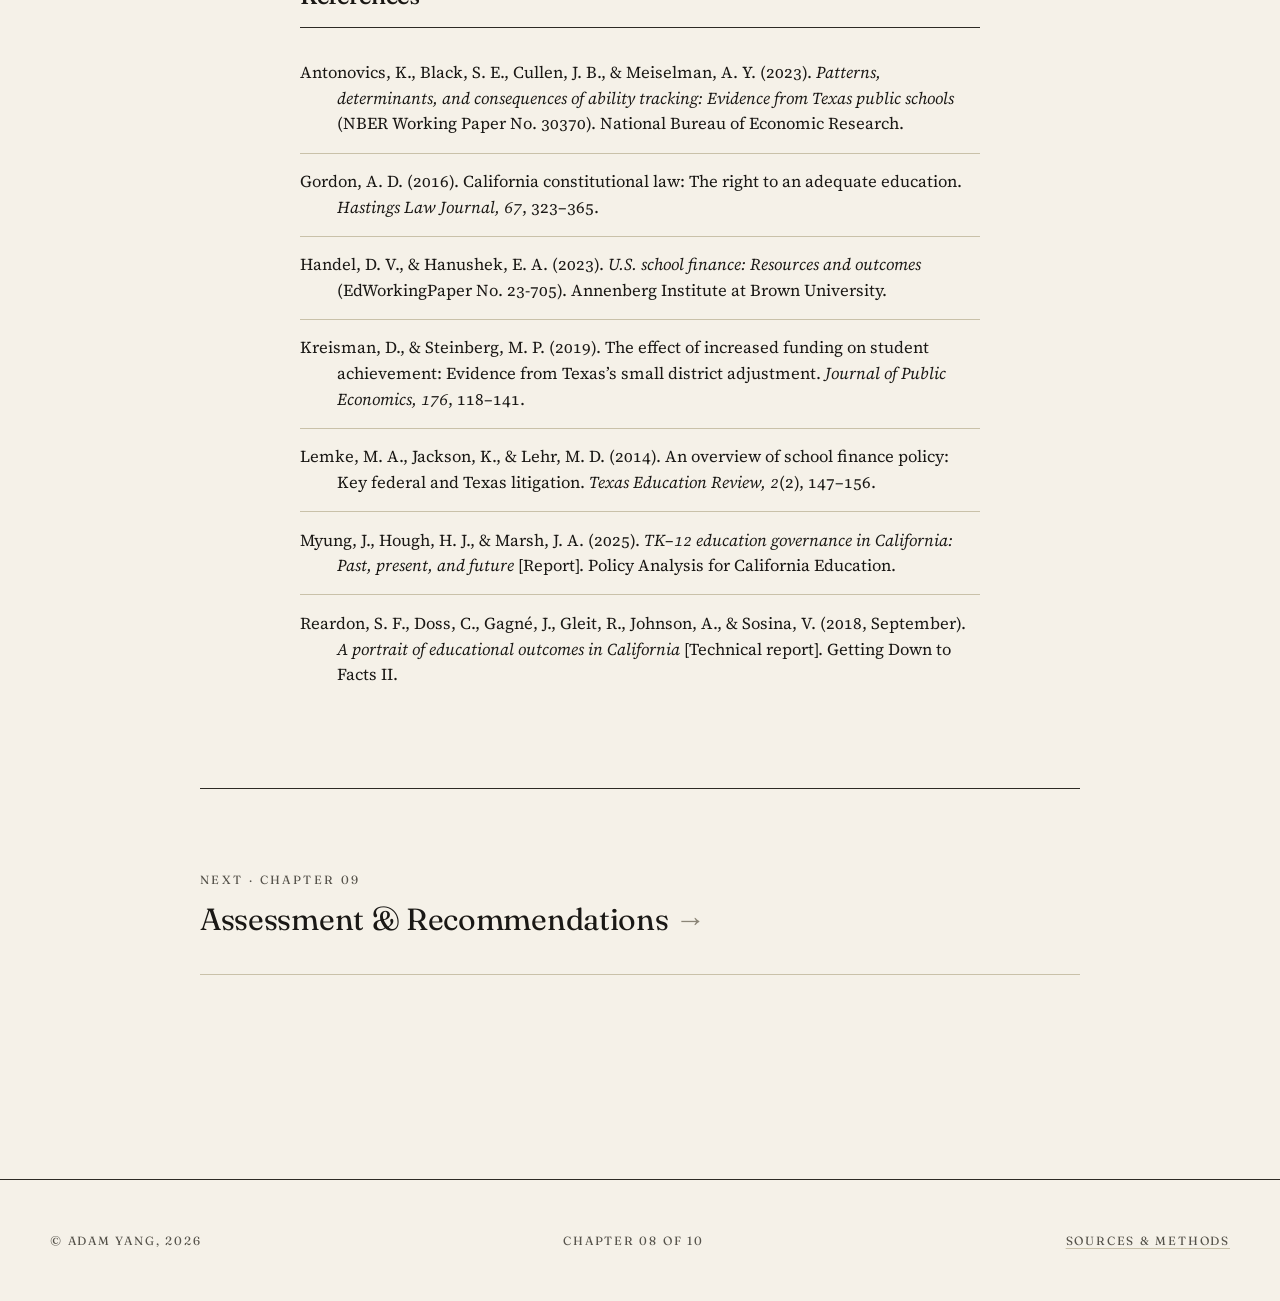
<file: literature.html>
<!DOCTYPE html>
<html lang="en">
<head>
<meta charset="UTF-8">
<meta name="viewport" content="width=device-width, initial-scale=1.0">
<title>Literature Review &middot; Two States, Two Models</title>
<link rel="preconnect" href="https://fonts.googleapis.com">
<link rel="preconnect" href="https://fonts.gstatic.com" crossorigin>
<link href="https://fonts.googleapis.com/css2?family=Fraunces:ital,opsz,wght@0,9..144,300..700;1,9..144,300..700&family=Source+Serif+4:ital,opsz,wght@0,8..60,300..700;1,8..60,300..700&display=swap" rel="stylesheet">
<link rel="stylesheet" href="styles.css">
</head>
<body>

<header class="masthead">
  <div class="masthead-meta">
    <span>Adam Yang &middot; Comparative Policy Study</span>
    <span>Vol. I</span>
  </div>
  <h1 class="masthead-title"><a href="index.html">Two States, Two Models</a></h1>
  <div class="masthead-sub">Local Control, State Responsibility, and Educational Opportunity in Texas and California</div>
</header>

<nav class="nav" aria-label="Primary">
  <div class="nav-inner">
    <a href="index.html"><span class="num">01</span>Thesis</a>
    <a href="why-these-states.html"><span class="num">02</span>Framing</a>
    <a href="governance.html"><span class="num">03</span>Governance</a>
    <a href="demographics.html"><span class="num">04</span>Demographics</a>
    <a href="finance.html"><span class="num">05</span>Finance</a>
    <a href="outcomes.html"><span class="num">06</span>Outcomes</a>
    <a href="districts.html"><span class="num">07</span>Districts</a>
    <a href="literature.html" aria-current="page"><span class="num">08</span>Literature</a>
    <a href="conclusion.html"><span class="num">09</span>Assessment</a>
    <a href="sources.html"><span class="num">10</span>Sources</a>
  </div>
</nav>

<main>

  <header class="page-head">
    <div class="chapter">Chapter 08 &middot; Literature Review</div>
    <h1>What the research actually says.</h1>
    <p class="question">What does existing research say about the relationship between school finance, governance, and educational opportunity?</p>
    <p class="claim">The literature on education in California and Texas suggests that differences in school outcomes are best understood not simply as differences in student effort or district quality, but as the product of governance structures, finance systems, and broader social conditions. Across the readings reviewed here, a common theme emerges: public education is shaped by institutional choices about who holds responsibility for funding, how resources are distributed, and what counts as an adequate or equitable education. In that sense, Texas and California are compared not because one is simply &ldquo;better,&rdquo; but because they represent different models of how a state can organize educational opportunity.</p>
  </header>

  <section class="prose has-dropcap">
    <h2>A &mdash; Constitutional obligation and legal structure</h2>

    <p>One aspect of the literature focuses on constitutional obligation and legal structure. Gordon&rsquo;s (2016) analysis of California adequacy doctrine shows that the state&rsquo;s courts have moved beyond a narrow view of education as mere access to schooling and toward a broader understanding of education as a meaningful constitutional right, shaped by cases such as <em>Serrano</em>, <em>Hartzell</em>, and <em>Butt</em>. That line of reasoning pushes California toward a stronger state obligation to equalize opportunity. By contrast, Lemke, Jackson, and Lehr&rsquo;s (2014) overview of Texas school-finance litigation shows that Texas law has been dominated by the tension between the constitutional requirement for an &ldquo;efficient system of public free schools&rdquo; and the political commitment to local control. After <em>Rodriguez</em> foreclosed a federal equal-protection path, Texas litigation such as <em>Edgewood</em> and <em>West Orange&ndash;Cove</em> forced the state to reduce the most extreme property-wealth disparities, but without abandoning the local property-tax foundation of the system. Taken together, these readings suggest that the two states differ not only in policy design, but in the legal language through which educational inequality is recognized and addressed.</p>

    <h2>B &mdash; Governance and finance architecture</h2>

    <p>A second aspect of the literature examines governance and finance architecture. Myung, Hough, and Marsh (2025) argue that California has moved over time away from heavy local-property-tax dependence and toward a more state-shaped system, especially after <em>Serrano</em>, Proposition 13, and the Local Control Funding Formula. Yet they also emphasize that California&rsquo;s governance system remains fragmented, with authority spread across the state board, the superintendent, the department of education, county offices, districts, and charter authorizers. In other words, California&rsquo;s model appears more equity-oriented in funding, but not necessarily simple or coherent in administration. The Texas litigation and finance materials present a contrasting model: Texas retains a stronger role for local taxation and local district identity, while relying on the Foundation School Program and recapture to partially offset the inequities created by uneven property wealth. This literature therefore frames Texas and California as different institutional answers to the same problem: how to balance state responsibility, local autonomy, and fiscal equity.</p>

    <h2>C &mdash; Does money matter?</h2>

    <p>A third body of research addresses the long-debated question of whether money matters. Handel and Hanushek&rsquo;s (2023) review of U.S. school finance cautions against simplistic claims: the effects of spending on outcomes vary across contexts, and the central issue is not just how much money districts receive, but how resources are used and whether finance systems are aligned with student need. At the same time, Kreisman and Steinberg (2019) provide important causal evidence that additional funding can improve outcomes. Their study of Texas&rsquo;s small district adjustment finds that increased foundation funding raised reading and math achievement and also improved longer-run indicators such as dropout rates, graduation, and college enrollment, with especially strong effects in poorer districts. Read together, these sources support a nuanced conclusion: money does matter, but it matters most when it is sustained, targeted, and delivered through institutions capable of translating resources into learning opportunities. This is especially relevant for a Texas&ndash;California comparison, because it suggests that finance structure is not merely a background condition, but it is one mechanism through which states shape opportunity.</p>

    <h2>D &mdash; Gaps that predate schooling</h2>

    <p>Reardon and colleagues&rsquo; (2018) portrait of California educational outcomes adds another important layer by showing that opportunity gaps often predate formal schooling and persist through it. The report emphasizes that California has made progress in some areas, yet still performs unevenly across income groups, racial and ethnic groups, English learners, and geographic settings. It also suggests that many achievement gaps emerge before kindergarten, meaning that K&ndash;12 systems inherit inequalities that they did not create. This is an important corrective to overly school-centered explanations of educational inequality: schools matter, but they operate within broader structures of poverty, housing, health, and family resources. For this project, that means differences between Texas and California should not be interpreted only through test scores or per-pupil funding, but through how each system responds to high-need student populations and how effectively it mitigates inequalities that begin outside the classroom.</p>

    <h2>E &mdash; Inequality inside schools</h2>

    <p>Antonovics, Black, Cullen, and Meiselman (2023) further complicate the picture by showing that inequality is produced inside schools as well as between districts. Their study of Texas ability tracking finds that sorting by prior achievement is shaped more strongly by classroom assignment than by school- or district-level sorting, suggesting that educational opportunity is not distributed evenly even after students enter the same district or the same school. They also find that tracking tends to benefit higher-achieving students more than lower-achieving students. This matters for the larger project because it shows that finance reform alone does not exhaust the problem of inequality. Even when funding levels improve, organizational practices such as tracking can continue to stratify opportunity within districts. The literature, in other words, points to a layered model of inequality: state policy structures resource differences across districts, while school-level practices can reproduce those differences within them.</p>
  </section>

  <div class="takeaway">
    <div class="t-label">Synthesis</div>
    <blockquote>
      California and Texas differ not just in spending levels, but in how they define the state&rsquo;s educational duty, how they balance local control against equity, and how they channel community wealth into school resources.
    </blockquote>
  </div>

  <section class="prose">
    <p>The strongest conclusion across these readings is not that one variable alone explains educational opportunity, but that law, governance, finance, and school organization interact. For this project, that means the Texas&ndash;California comparison should be framed not as a simple contest of outcomes, but as a comparison of two institutional models for distributing educational opportunity under conditions of racial, economic, and geographic inequality.</p>
  </section>

  <section class="prose" style="margin-top: var(--space-xl);">
    <h2 style="font-size: 1.4rem; margin-bottom: var(--space-s); padding-bottom: var(--space-s); border-bottom: 1px solid var(--rule);">References</h2>
    <ol style="list-style: none; padding: 0; margin: 0; font-size: 0.98rem; line-height: 1.55;">
      <li style="padding: 0.9rem 0 0.9rem 2.2rem; text-indent: -2.2rem; border-bottom: 1px solid var(--rule-soft);">
        Antonovics, K., Black, S. E., Cullen, J. B., &amp; Meiselman, A. Y. (2023). <em>Patterns, determinants, and consequences of ability tracking: Evidence from Texas public schools</em> (NBER Working Paper No. 30370). National Bureau of Economic Research.
      </li>
      <li style="padding: 0.9rem 0 0.9rem 2.2rem; text-indent: -2.2rem; border-bottom: 1px solid var(--rule-soft);">
        Gordon, A. D. (2016). California constitutional law: The right to an adequate education. <em>Hastings Law Journal, 67</em>, 323&ndash;365.
      </li>
      <li style="padding: 0.9rem 0 0.9rem 2.2rem; text-indent: -2.2rem; border-bottom: 1px solid var(--rule-soft);">
        Handel, D. V., &amp; Hanushek, E. A. (2023). <em>U.S. school finance: Resources and outcomes</em> (EdWorkingPaper No. 23-705). Annenberg Institute at Brown University.
      </li>
      <li style="padding: 0.9rem 0 0.9rem 2.2rem; text-indent: -2.2rem; border-bottom: 1px solid var(--rule-soft);">
        Kreisman, D., &amp; Steinberg, M. P. (2019). The effect of increased funding on student achievement: Evidence from Texas&rsquo;s small district adjustment. <em>Journal of Public Economics, 176</em>, 118&ndash;141.
      </li>
      <li style="padding: 0.9rem 0 0.9rem 2.2rem; text-indent: -2.2rem; border-bottom: 1px solid var(--rule-soft);">
        Lemke, M. A., Jackson, K., &amp; Lehr, M. D. (2014). An overview of school finance policy: Key federal and Texas litigation. <em>Texas Education Review, 2</em>(2), 147&ndash;156.
      </li>
      <li style="padding: 0.9rem 0 0.9rem 2.2rem; text-indent: -2.2rem; border-bottom: 1px solid var(--rule-soft);">
        Myung, J., Hough, H. J., &amp; Marsh, J. A. (2025). <em>TK&ndash;12 education governance in California: Past, present, and future</em> [Report]. Policy Analysis for California Education.
      </li>
      <li style="padding: 0.9rem 0 0.9rem 2.2rem; text-indent: -2.2rem;">
        Reardon, S. F., Doss, C., Gagn&eacute;, J., Gleit, R., Johnson, A., &amp; Sosina, V. (2018, September). <em>A portrait of educational outcomes in California</em> [Technical report]. Getting Down to Facts II.
      </li>
    </ol>
  </section>

  <nav class="next" aria-label="Next chapter">
    <a href="conclusion.html">
      <span class="next-label">Next &middot; Chapter 09</span>
      <span class="next-title">Assessment &amp; Recommendations</span>
    </a>
  </nav>

</main>

<footer class="site-foot">
  <div class="foot-inner">
    <span>&copy; Adam Yang, 2026</span>
    <span>Chapter 08 of 10</span>
    <span><a href="sources.html">Sources &amp; Methods</a></span>
  </div>
</footer>

</body>
</html>
</file>
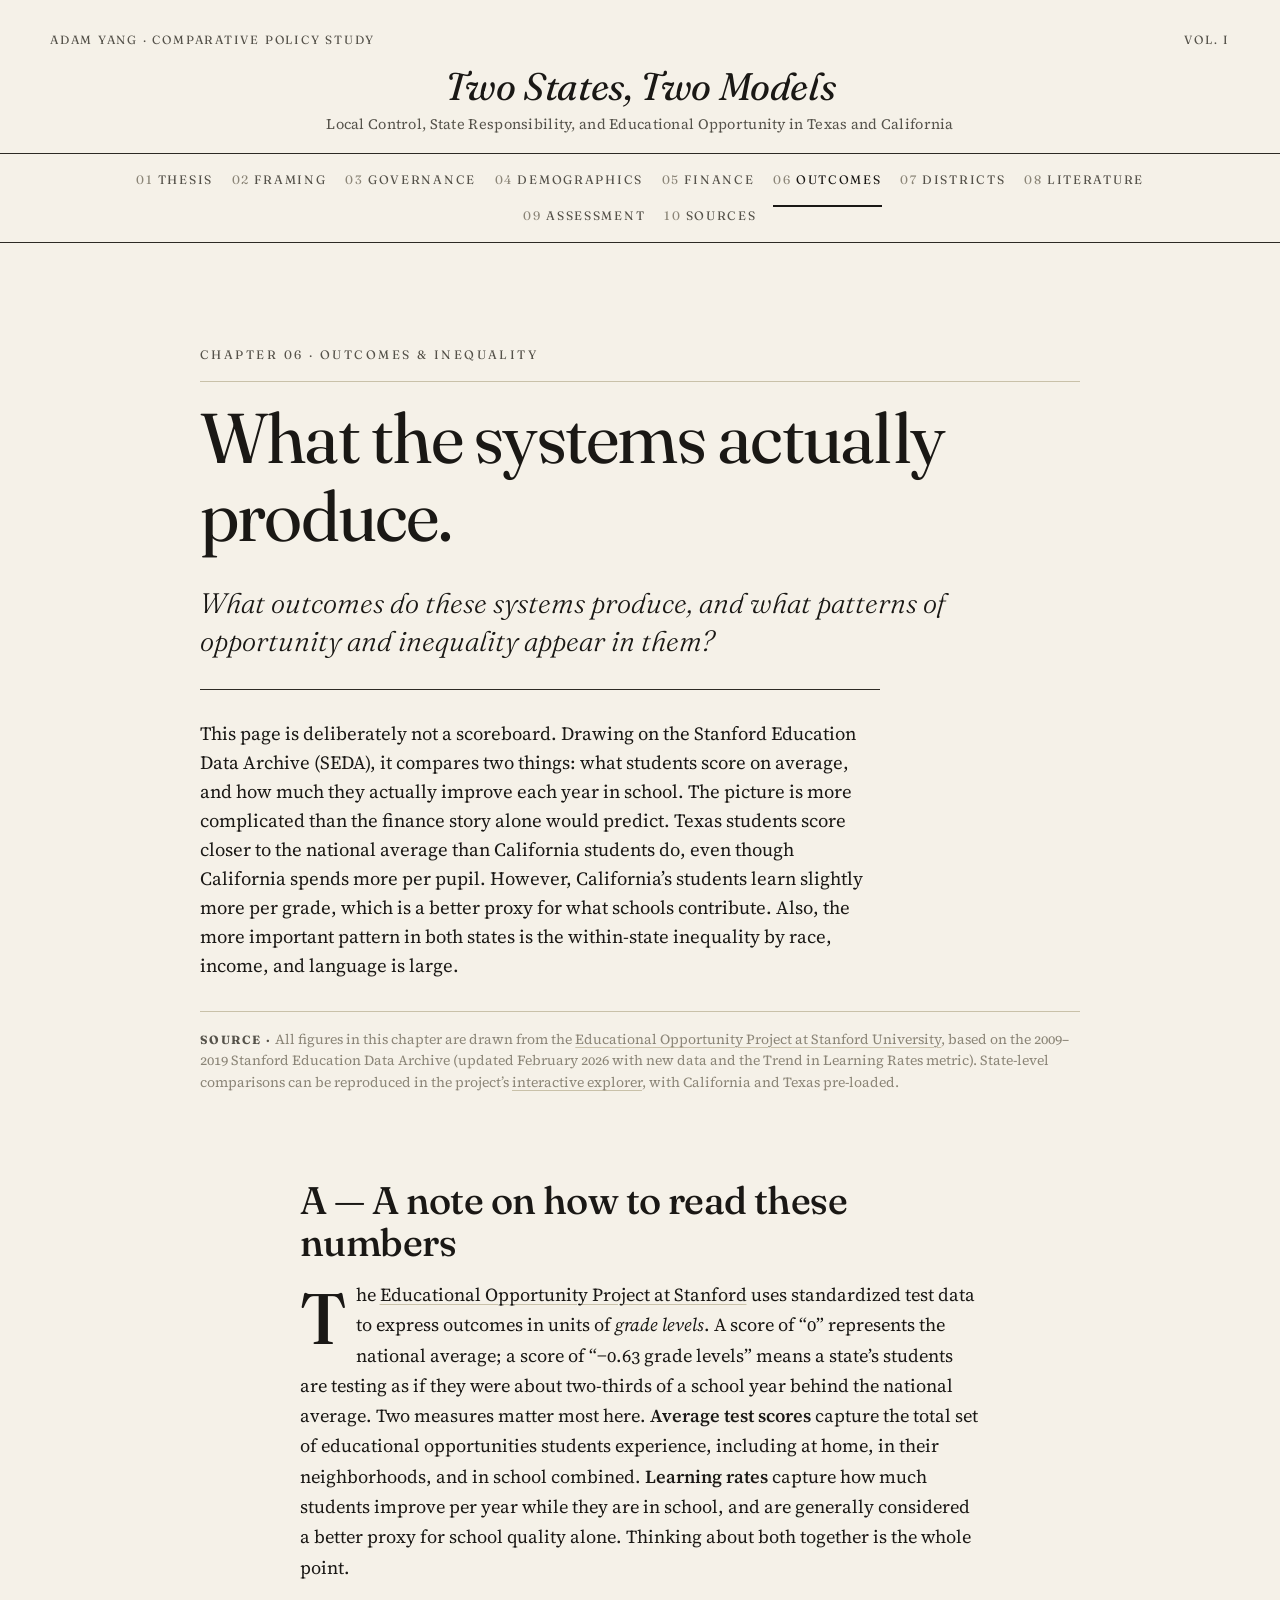
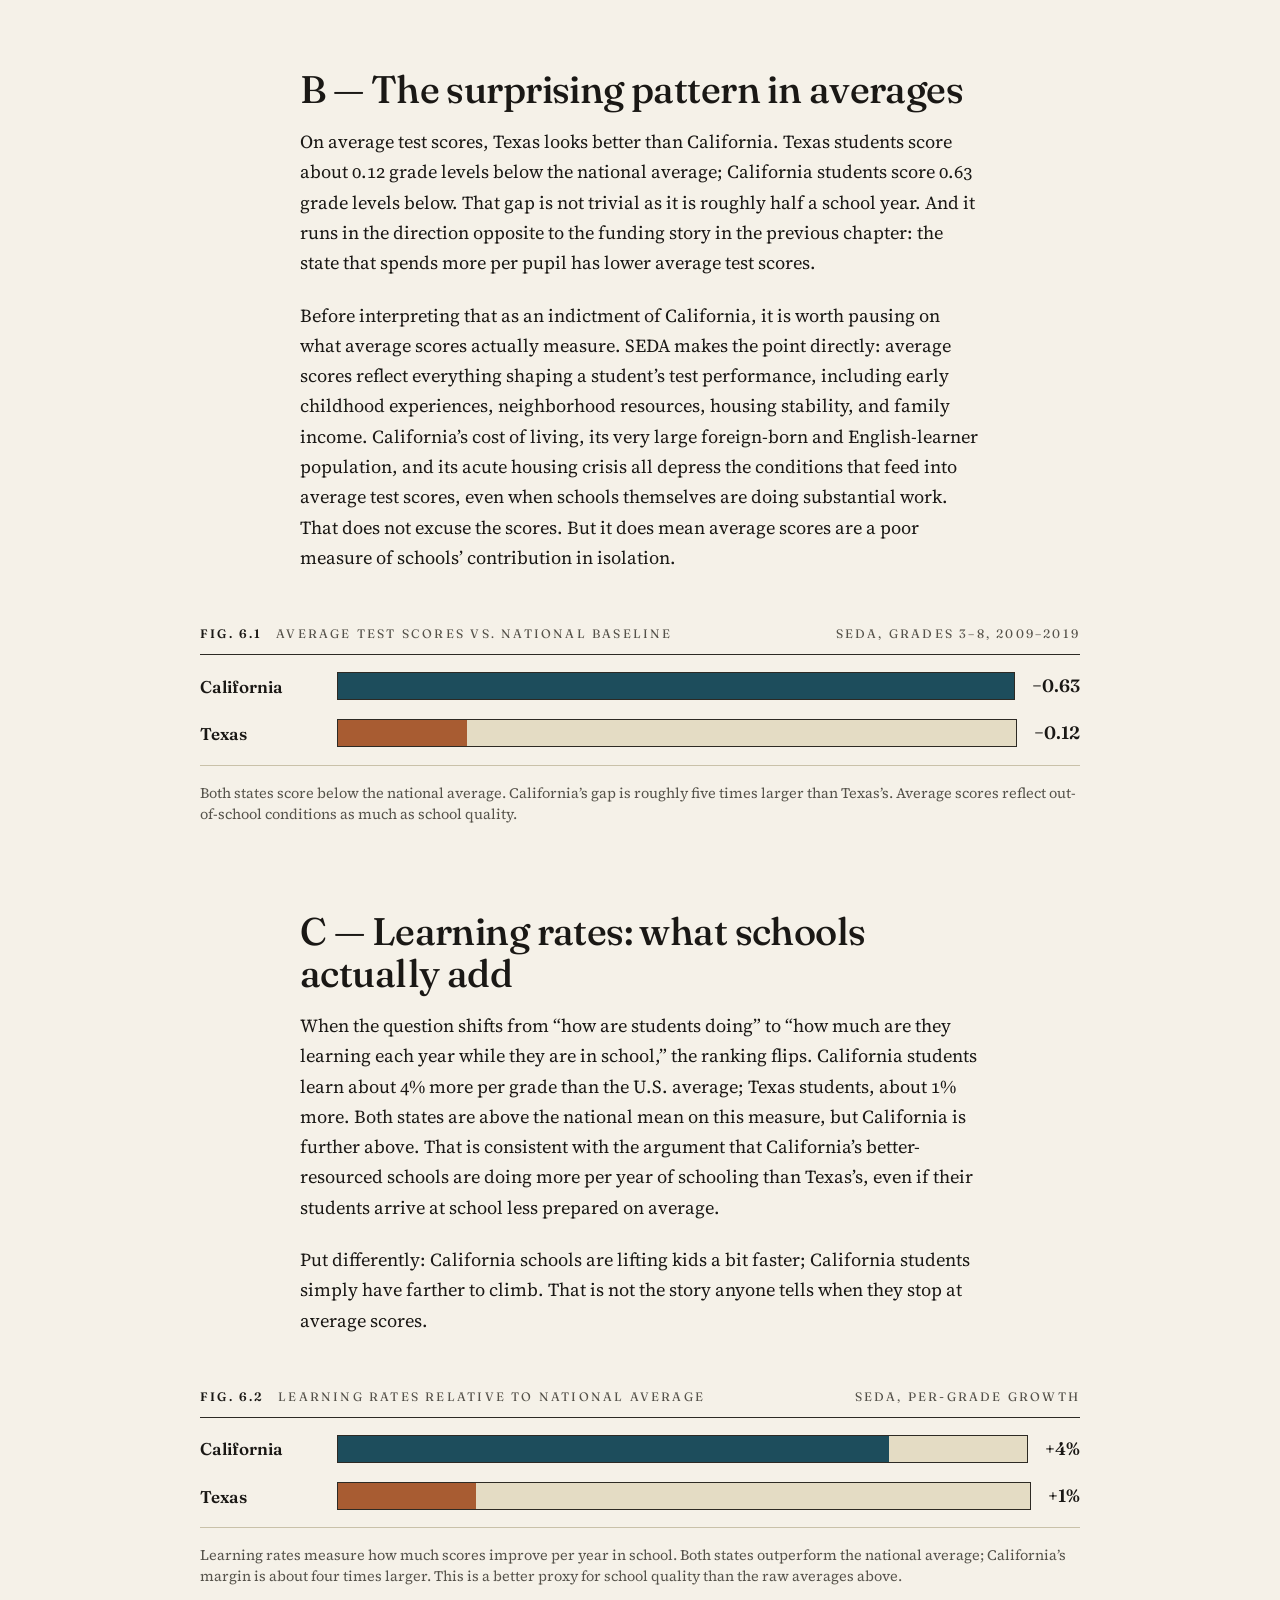
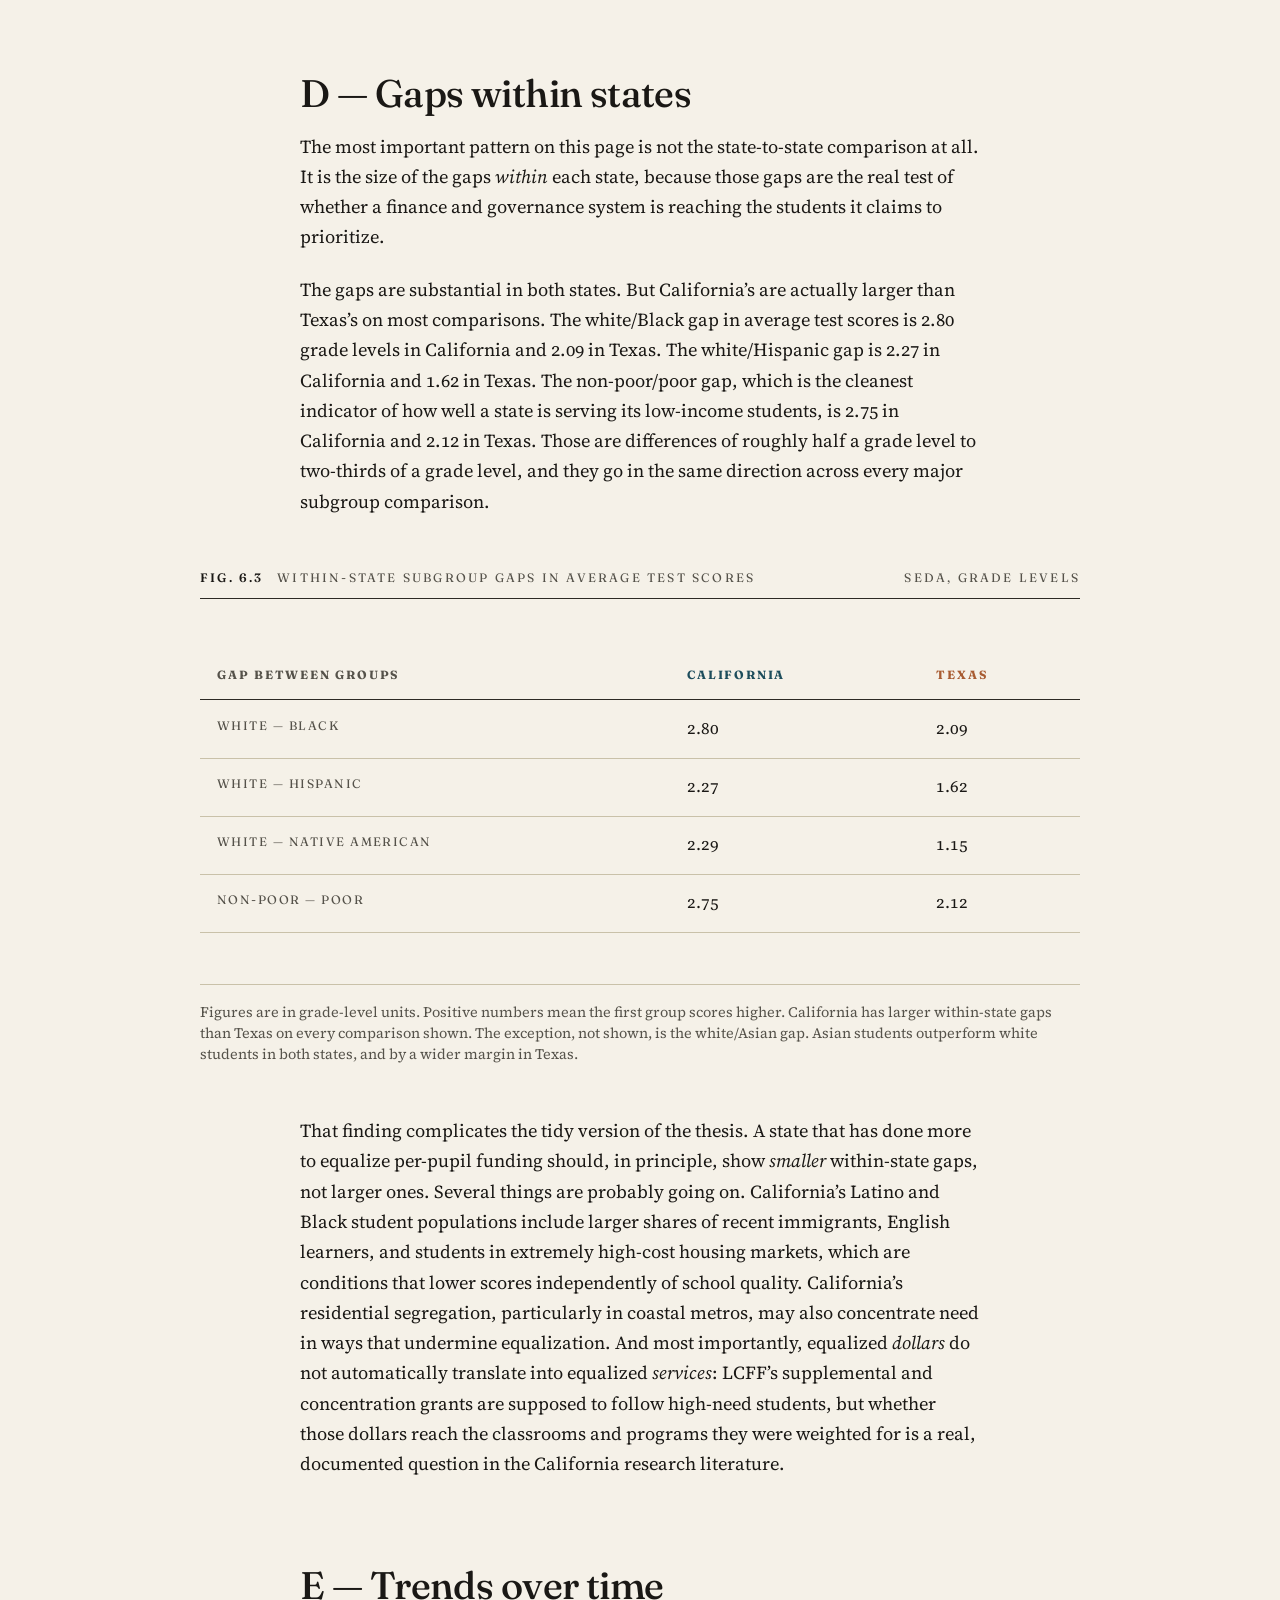
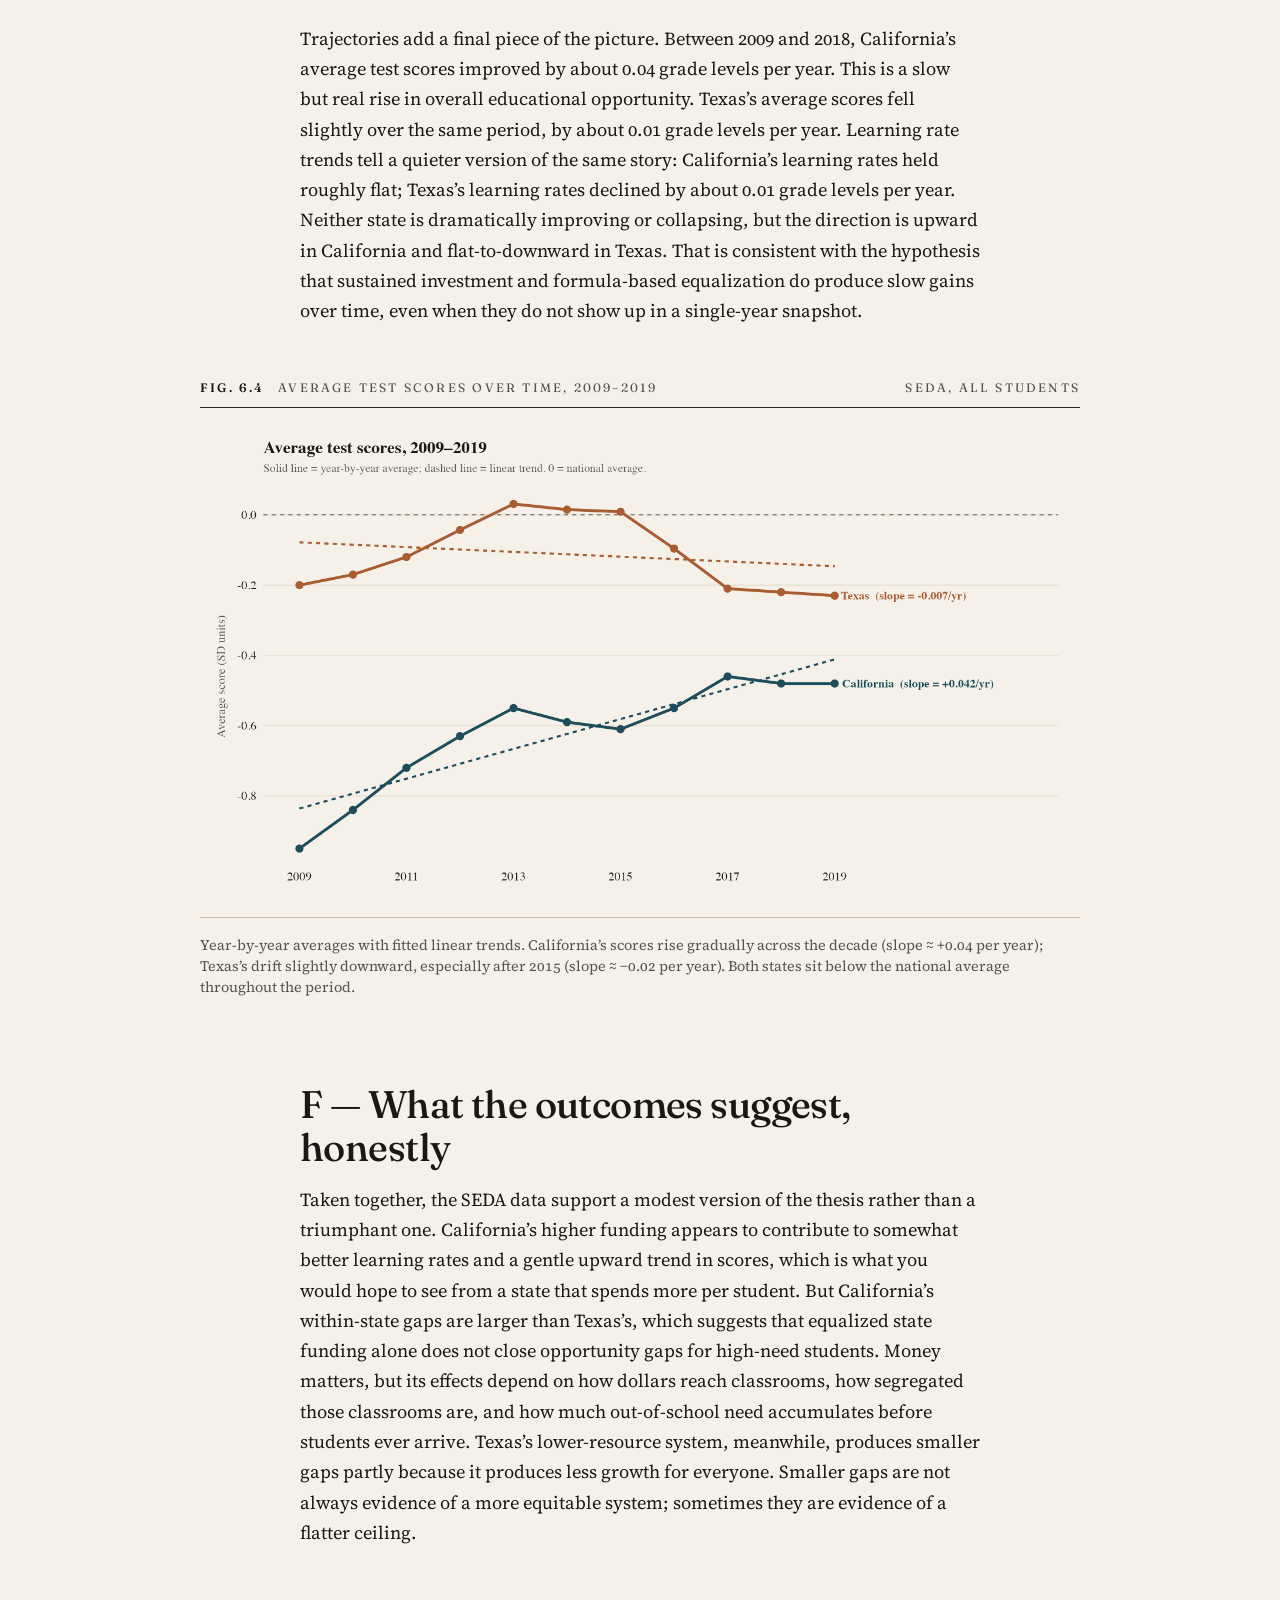
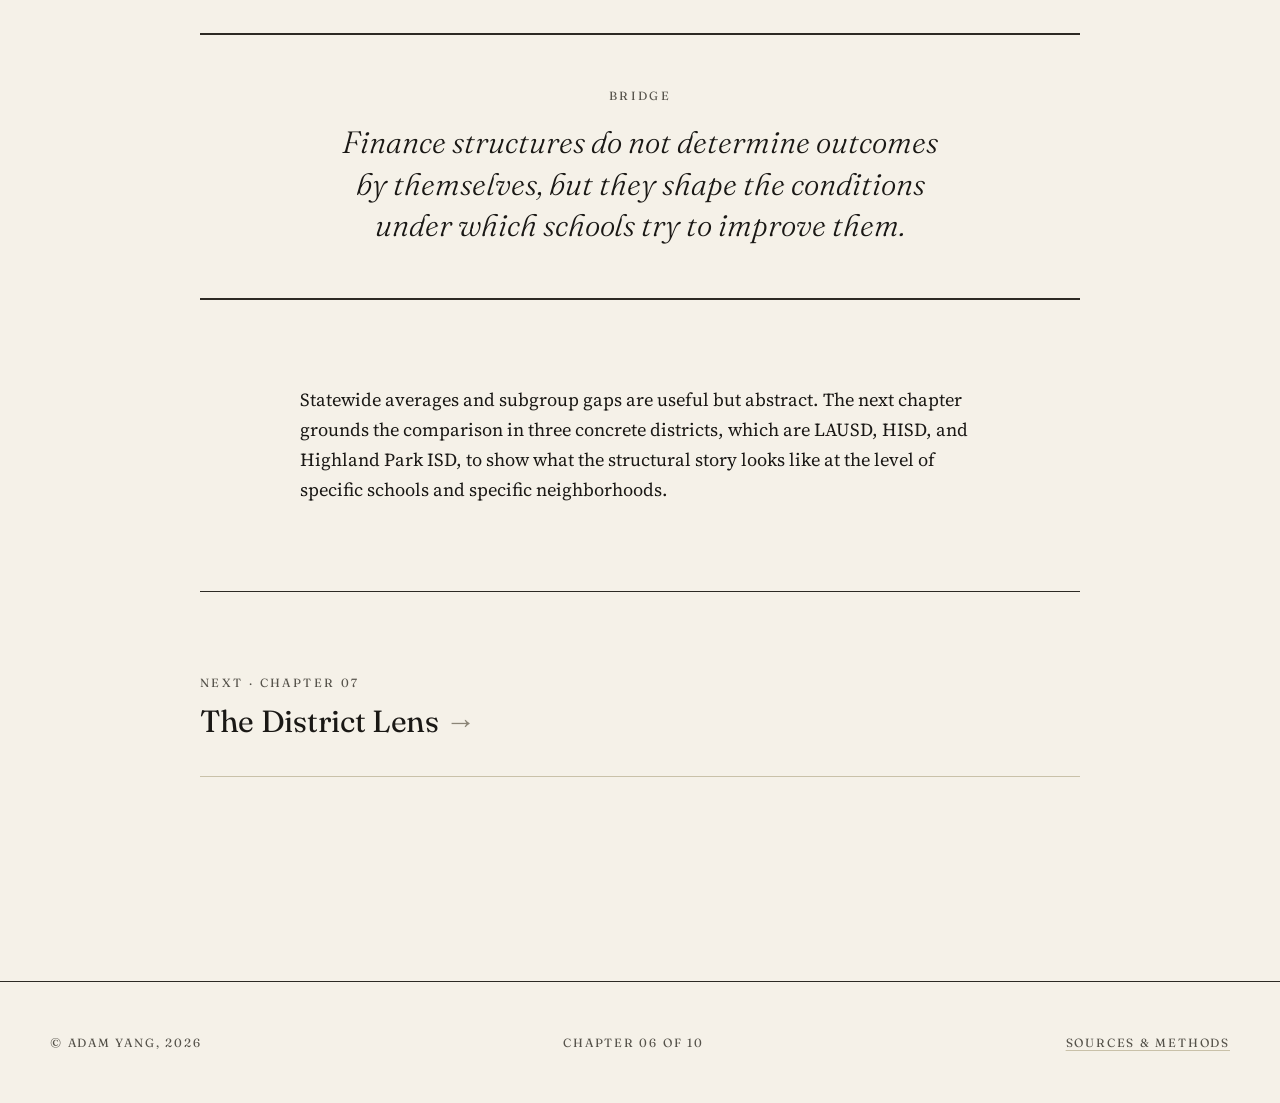
<file: outcomes.html>
<!DOCTYPE html>
<html lang="en">
<head>
<meta charset="UTF-8">
<meta name="viewport" content="width=device-width, initial-scale=1.0">
<title>Outcomes &amp; Inequality &middot; Two States, Two Models</title>
<link rel="preconnect" href="https://fonts.googleapis.com">
<link rel="preconnect" href="https://fonts.gstatic.com" crossorigin>
<link href="https://fonts.googleapis.com/css2?family=Fraunces:ital,opsz,wght@0,9..144,300..700;1,9..144,300..700&family=Source+Serif+4:ital,opsz,wght@0,8..60,300..700;1,8..60,300..700&display=swap" rel="stylesheet">
<link rel="stylesheet" href="styles.css">
</head>
<body>

<header class="masthead">
  <div class="masthead-meta">
    <span>Adam Yang &middot; Comparative Policy Study</span>
    <span>Vol. I</span>
  </div>
  <h1 class="masthead-title"><a href="index.html">Two States, Two Models</a></h1>
  <div class="masthead-sub">Local Control, State Responsibility, and Educational Opportunity in Texas and California</div>
</header>

<nav class="nav" aria-label="Primary">
  <div class="nav-inner">
    <a href="index.html"><span class="num">01</span>Thesis</a>
    <a href="why-these-states.html"><span class="num">02</span>Framing</a>
    <a href="governance.html"><span class="num">03</span>Governance</a>
    <a href="demographics.html"><span class="num">04</span>Demographics</a>
    <a href="finance.html"><span class="num">05</span>Finance</a>
    <a href="outcomes.html" aria-current="page"><span class="num">06</span>Outcomes</a>
    <a href="districts.html"><span class="num">07</span>Districts</a>
    <a href="literature.html"><span class="num">08</span>Literature</a>
    <a href="conclusion.html"><span class="num">09</span>Assessment</a>
    <a href="sources.html"><span class="num">10</span>Sources</a>
  </div>
</nav>

<main>

  <header class="page-head">
    <div class="chapter">Chapter 06 &middot; Outcomes &amp; Inequality</div>
    <h1>What the systems actually produce.</h1>
    <p class="question">What outcomes do these systems produce, and what patterns of opportunity and inequality appear in them?</p>
    <p class="claim">This page is deliberately not a scoreboard. Drawing on the Stanford Education Data Archive (SEDA), it compares two things: what students score on average, and how much they actually improve each year in school. The picture is more complicated than the finance story alone would predict. Texas students score closer to the national average than California students do, even though California spends more per pupil. However, California&rsquo;s students learn slightly more per grade, which is a better proxy for what schools contribute. Also, the more important pattern in both states is the within-state inequality by race, income, and language is large.</p>
    <p style="font-size: 0.82rem; color: var(--ink-faint); margin-top: var(--space-m); line-height: 1.55; border-top: 1px solid var(--rule-soft); padding-top: var(--space-s);">
      <strong style="font-family: var(--f-label); font-size: 0.7rem; letter-spacing: 0.15em; text-transform: uppercase; color: var(--ink-soft); font-weight: 700;">Source &middot;</strong>
      All figures in this chapter are drawn from the <a href="https://edopportunity.org/" style="color: inherit;">Educational Opportunity Project at Stanford University</a>, based on the 2009&ndash;2019 Stanford Education Data Archive (updated February 2026 with new data and the Trend in Learning Rates metric). State-level comparisons can be reproduced in the project&rsquo;s <a href="https://edopportunity.org/opportunity/explorer/#/chart/none/states/coh/ses/all/5.89/31.32/-100.08/06,40.084,-121.915+48,30.956,-98.395" style="color: inherit;">interactive explorer</a>, with California and Texas pre-loaded.
    </p>
  </header>

  <section class="prose has-dropcap">
    <h2>A &mdash; A note on how to read these numbers</h2>

    <p>The <a href="https://edopportunity.org/">Educational Opportunity Project at Stanford</a> uses standardized test data to express outcomes in units of <em>grade levels</em>. A score of &ldquo;0&rdquo; represents the national average; a score of &ldquo;&minus;0.63 grade levels&rdquo; means a state&rsquo;s students are testing as if they were about two-thirds of a school year behind the national average. Two measures matter most here. <strong>Average test scores</strong> capture the total set of educational opportunities students experience, including at home, in their neighborhoods, and in school combined. <strong>Learning rates</strong> capture how much students improve per year while they are in school, and are generally considered a better proxy for school quality alone. Thinking about both together is the whole point.</p>

    <h2>B &mdash; The surprising pattern in averages</h2>

    <p>On average test scores, Texas looks better than California. Texas students score about 0.12 grade levels below the national average; California students score 0.63 grade levels below. That gap is not trivial as it is roughly half a school year. And it runs in the direction opposite to the funding story in the previous chapter: the state that spends more per pupil has lower average test scores.</p>

    <p>Before interpreting that as an indictment of California, it is worth pausing on what average scores actually measure. SEDA makes the point directly: average scores reflect everything shaping a student&rsquo;s test performance, including early childhood experiences, neighborhood resources, housing stability, and family income. California&rsquo;s cost of living, its very large foreign-born and English-learner population, and its acute housing crisis all depress the conditions that feed into average test scores, even when schools themselves are doing substantial work. That does not excuse the scores. But it does mean average scores are a poor measure of schools&rsquo; contribution in isolation.</p>
  </section>

  <figure class="fig">
    <figcaption class="fig-label">
      <span><span class="fig-num">Fig. 6.1</span>Average test scores vs. national baseline</span>
      <span>SEDA, grades 3&ndash;8, 2009&ndash;2019</span>
    </figcaption>
    <div class="bars">
      <div class="bar-row">
        <div class="br-label">California</div>
        <div class="bar-track"><div class="bar-fill is-ca" style="width: 100%"></div></div>
        <div class="br-value">&minus;0.63</div>
      </div>
      <div class="bar-row">
        <div class="br-label">Texas</div>
        <div class="bar-track"><div class="bar-fill is-tx" style="width: 19%"></div></div>
        <div class="br-value">&minus;0.12</div>
      </div>
    </div>
    <div class="fig-caption">Both states score below the national average. California&rsquo;s gap is roughly five times larger than Texas&rsquo;s. Average scores reflect out-of-school conditions as much as school quality.</div>
  </figure>

  <section class="prose">
    <h2>C &mdash; Learning rates: what schools actually add</h2>

    <p>When the question shifts from &ldquo;how are students doing&rdquo; to &ldquo;how much are they learning each year while they are in school,&rdquo; the ranking flips. California students learn about 4% more per grade than the U.S. average; Texas students, about 1% more. Both states are above the national mean on this measure, but California is further above. That is consistent with the argument that California&rsquo;s better-resourced schools are doing more per year of schooling than Texas&rsquo;s, even if their students arrive at school less prepared on average.</p>

    <p>Put differently: California schools are lifting kids a bit faster; California students simply have farther to climb. That is not the story anyone tells when they stop at average scores.</p>
  </section>

  <figure class="fig">
    <figcaption class="fig-label">
      <span><span class="fig-num">Fig. 6.2</span>Learning rates relative to national average</span>
      <span>SEDA, per-grade growth</span>
    </figcaption>
    <div class="bars">
      <div class="bar-row">
        <div class="br-label">California</div>
        <div class="bar-track"><div class="bar-fill is-ca" style="width: 80%"></div></div>
        <div class="br-value">+4%</div>
      </div>
      <div class="bar-row">
        <div class="br-label">Texas</div>
        <div class="bar-track"><div class="bar-fill is-tx" style="width: 20%"></div></div>
        <div class="br-value">+1%</div>
      </div>
    </div>
    <div class="fig-caption">Learning rates measure how much scores improve per year in school. Both states outperform the national average; California&rsquo;s margin is about four times larger. This is a better proxy for school quality than the raw averages above.</div>
  </figure>

  <section class="prose">
    <h2>D &mdash; Gaps within states</h2>

    <p>The most important pattern on this page is not the state-to-state comparison at all. It is the size of the gaps <em>within</em> each state, because those gaps are the real test of whether a finance and governance system is reaching the students it claims to prioritize.</p>

    <p>The gaps are substantial in both states. But California&rsquo;s are actually larger than Texas&rsquo;s on most comparisons. The white/Black gap in average test scores is 2.80 grade levels in California and 2.09 in Texas. The white/Hispanic gap is 2.27 in California and 1.62 in Texas. The non-poor/poor gap, which is the cleanest indicator of how well a state is serving its low-income students, is 2.75 in California and 2.12 in Texas. Those are differences of roughly half a grade level to two-thirds of a grade level, and they go in the same direction across every major subgroup comparison.</p>
  </section>

  <figure class="fig">
    <figcaption class="fig-label">
      <span><span class="fig-num">Fig. 6.3</span>Within-state subgroup gaps in average test scores</span>
      <span>SEDA, grade levels</span>
    </figcaption>
    <table class="compare">
      <thead>
        <tr>
          <th>Gap between groups</th>
          <th class="th-ca">California</th>
          <th class="th-tx">Texas</th>
        </tr>
      </thead>
      <tbody>
        <tr>
          <td>White &mdash; Black</td>
          <td>2.80</td>
          <td>2.09</td>
        </tr>
        <tr>
          <td>White &mdash; Hispanic</td>
          <td>2.27</td>
          <td>1.62</td>
        </tr>
        <tr>
          <td>White &mdash; Native American</td>
          <td>2.29</td>
          <td>1.15</td>
        </tr>
        <tr>
          <td>Non-poor &mdash; poor</td>
          <td>2.75</td>
          <td>2.12</td>
        </tr>
      </tbody>
    </table>
    <div class="fig-caption">Figures are in grade-level units. Positive numbers mean the first group scores higher. California has larger within-state gaps than Texas on every comparison shown. The exception, not shown, is the white/Asian gap. Asian students outperform white students in both states, and by a wider margin in Texas.</div>
  </figure>

  <section class="prose">
    <p>That finding complicates the tidy version of the thesis. A state that has done more to equalize per-pupil funding should, in principle, show <em>smaller</em> within-state gaps, not larger ones. Several things are probably going on. California&rsquo;s Latino and Black student populations include larger shares of recent immigrants, English learners, and students in extremely high-cost housing markets, which are conditions that lower scores independently of school quality. California&rsquo;s residential segregation, particularly in coastal metros, may also concentrate need in ways that undermine equalization. And most importantly, equalized <em>dollars</em> do not automatically translate into equalized <em>services</em>: LCFF&rsquo;s supplemental and concentration grants are supposed to follow high-need students, but whether those dollars reach the classrooms and programs they were weighted for is a real, documented question in the California research literature.</p>

    <h2>E &mdash; Trends over time</h2>

    <p>Trajectories add a final piece of the picture. Between 2009 and 2018, California&rsquo;s average test scores improved by about 0.04 grade levels per year. This is a slow but real rise in overall educational opportunity. Texas&rsquo;s average scores fell slightly over the same period, by about 0.01 grade levels per year. Learning rate trends tell a quieter version of the same story: California&rsquo;s learning rates held roughly flat; Texas&rsquo;s learning rates declined by about 0.01 grade levels per year. Neither state is dramatically improving or collapsing, but the direction is upward in California and flat-to-downward in Texas. That is consistent with the hypothesis that sustained investment and formula-based equalization do produce slow gains over time, even when they do not show up in a single-year snapshot.</p>
  </section>

  <figure class="fig">
    <figcaption class="fig-label">
      <span><span class="fig-num">Fig. 6.4</span>Average test scores over time, 2009&ndash;2019</span>
      <span>SEDA, all students</span>
    </figcaption>
    <img src="images/test_score_trend_2009_2019.png" alt="Line chart comparing California and Texas average test scores from 2009 to 2019, with linear trend lines for each state" style="width: 100%; height: auto; display: block;">
    <div class="fig-caption">Year-by-year averages with fitted linear trends. California&rsquo;s scores rise gradually across the decade (slope &asymp; +0.04 per year); Texas&rsquo;s drift slightly downward, especially after 2015 (slope &asymp; &minus;0.02 per year). Both states sit below the national average throughout the period.</div>
  </figure>

  <section class="prose">
    <h2>F &mdash; What the outcomes suggest, honestly</h2>

    <p>Taken together, the SEDA data support a modest version of the thesis rather than a triumphant one. California&rsquo;s higher funding appears to contribute to somewhat better learning rates and a gentle upward trend in scores, which is what you would hope to see from a state that spends more per student. But California&rsquo;s within-state gaps are larger than Texas&rsquo;s, which suggests that equalized state funding alone does not close opportunity gaps for high-need students. Money matters, but its effects depend on how dollars reach classrooms, how segregated those classrooms are, and how much out-of-school need accumulates before students ever arrive. Texas&rsquo;s lower-resource system, meanwhile, produces smaller gaps partly because it produces less growth for everyone. Smaller gaps are not always evidence of a more equitable system; sometimes they are evidence of a flatter ceiling.</p>
  </section>

  <div class="takeaway">
    <div class="t-label">Bridge</div>
    <blockquote>
      Finance structures do not determine outcomes by themselves, but they shape the conditions under which schools try to improve them.
    </blockquote>
  </div>

  <section class="prose">
    <p>Statewide averages and subgroup gaps are useful but abstract. The next chapter grounds the comparison in three concrete districts, which are LAUSD, HISD, and Highland Park ISD, to show what the structural story looks like at the level of specific schools and specific neighborhoods.</p>
  </section>

  <nav class="next" aria-label="Next chapter">
    <a href="districts.html">
      <span class="next-label">Next &middot; Chapter 07</span>
      <span class="next-title">The District Lens</span>
    </a>
  </nav>

</main>

<footer class="site-foot">
  <div class="foot-inner">
    <span>&copy; Adam Yang, 2026</span>
    <span>Chapter 06 of 10</span>
    <span><a href="sources.html">Sources &amp; Methods</a></span>
  </div>
</footer>

</body>
</html>
</file>
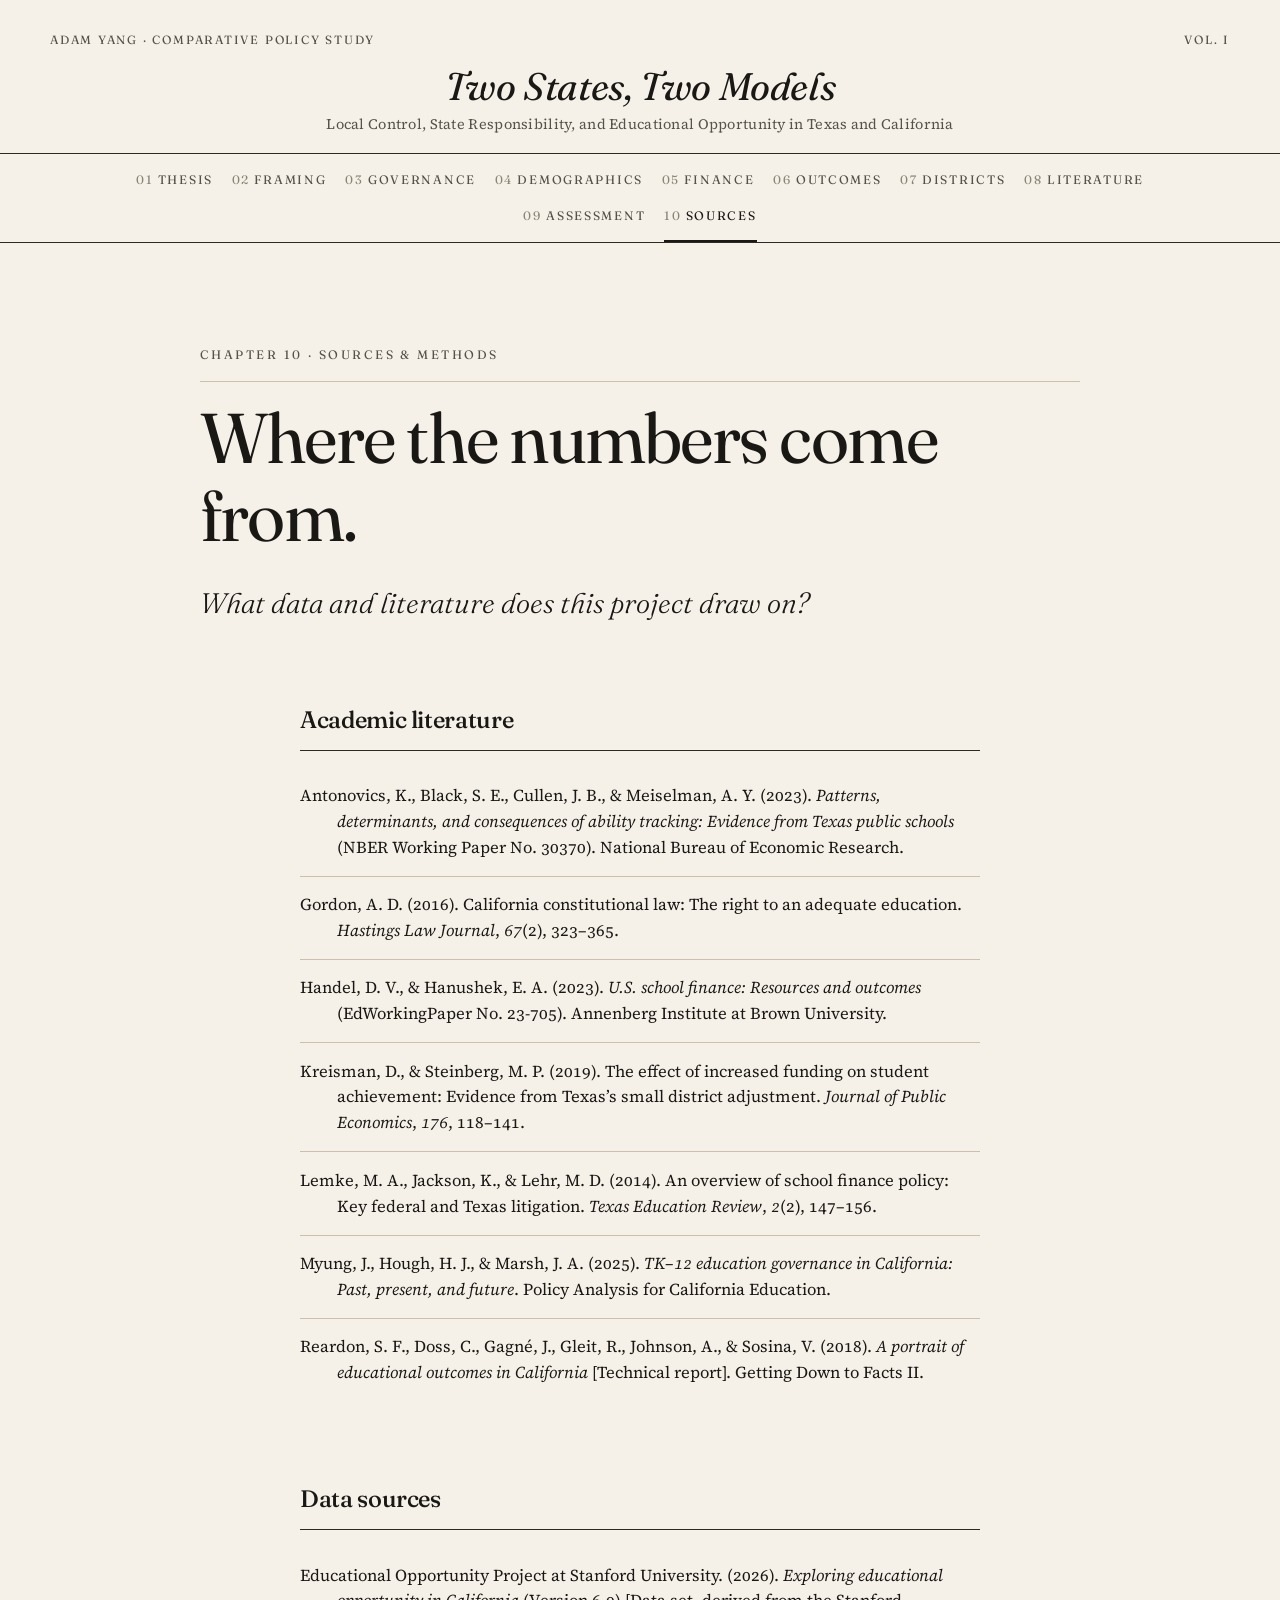
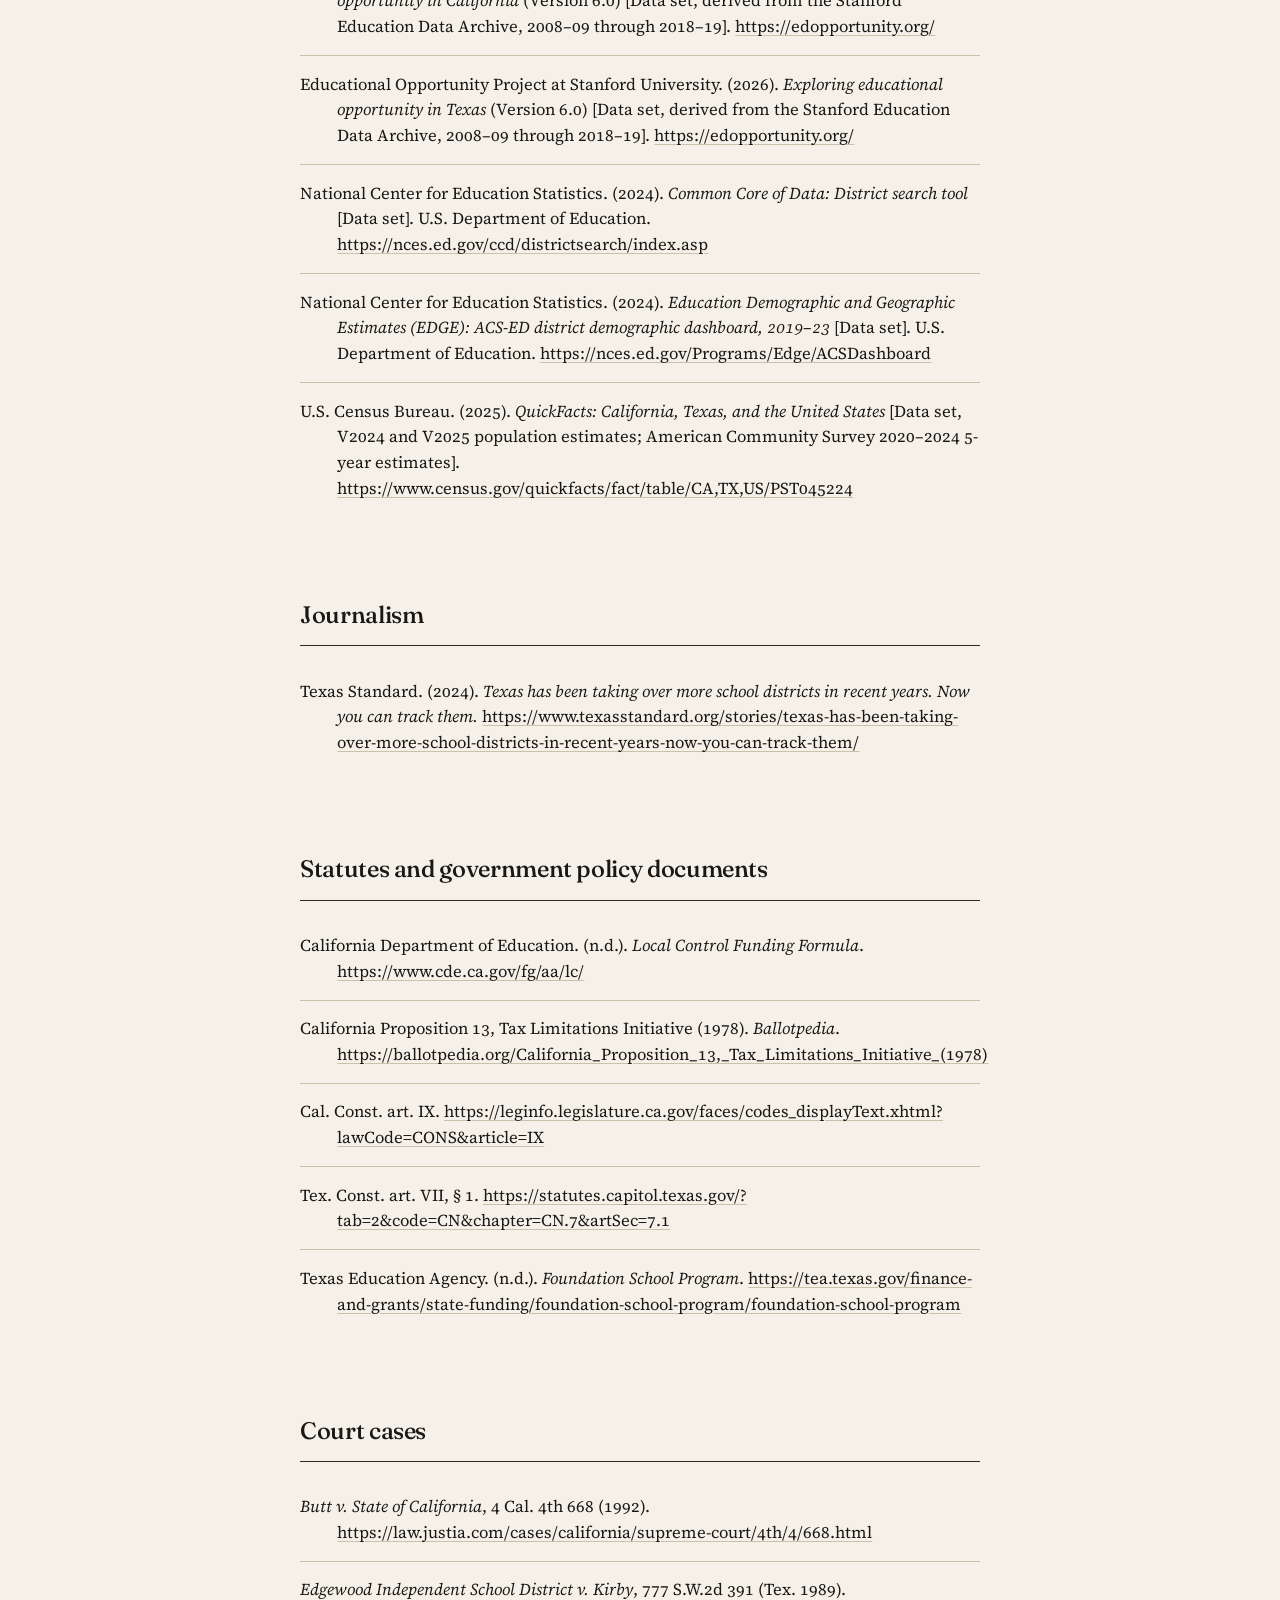
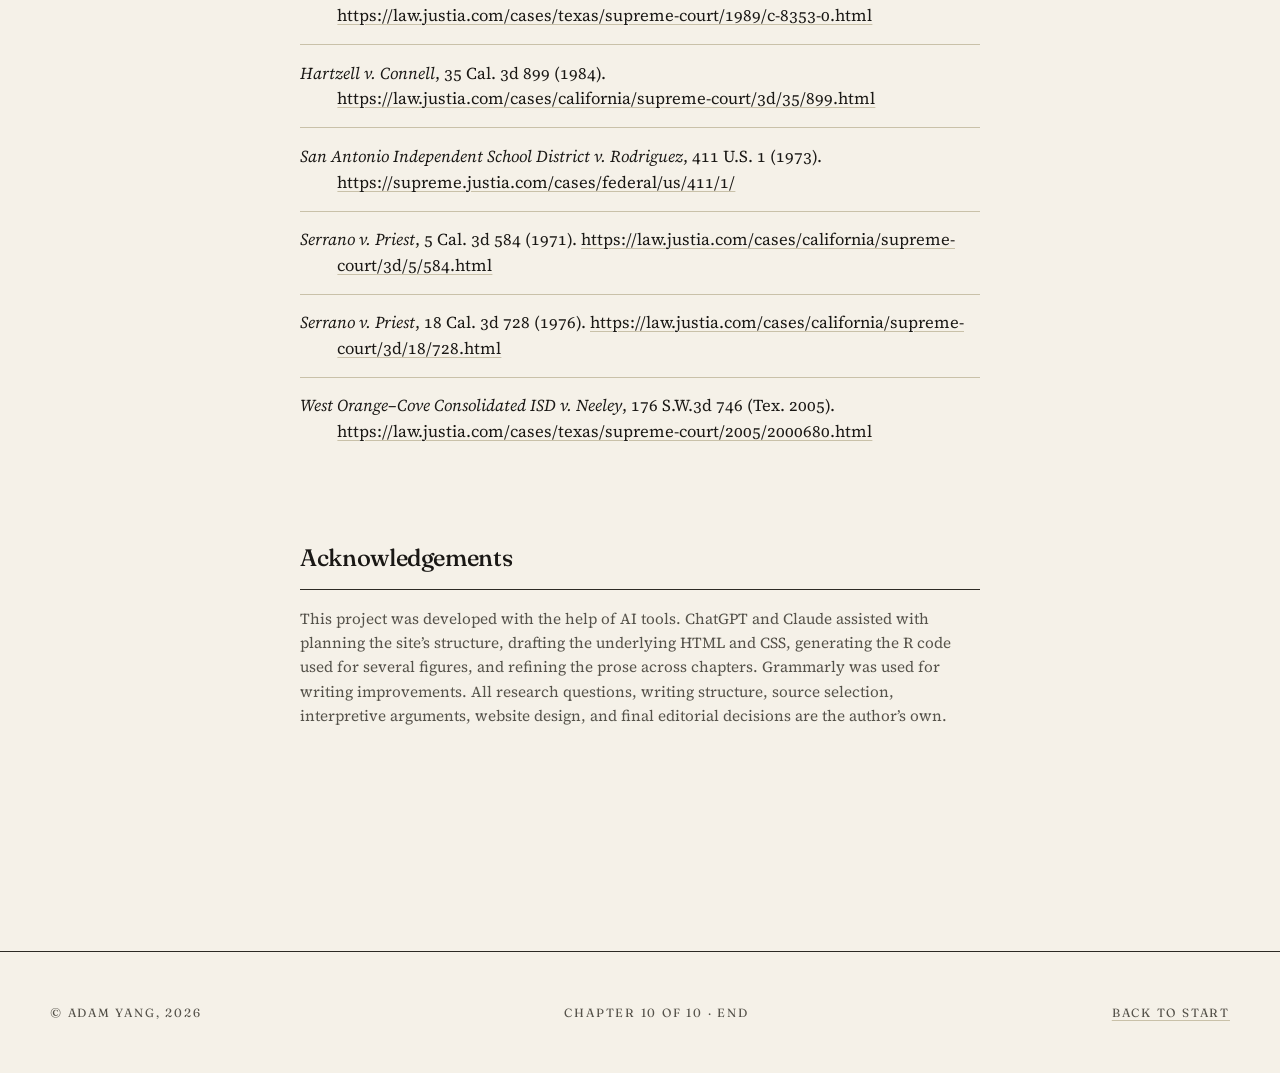
<file: sources.html>
<!DOCTYPE html>
<html lang="en">
<head>
<meta charset="UTF-8">
<meta name="viewport" content="width=device-width, initial-scale=1.0">
<title>Sources &amp; Methods &middot; Two States, Two Models</title>
<link rel="preconnect" href="https://fonts.googleapis.com">
<link rel="preconnect" href="https://fonts.gstatic.com" crossorigin>
<link href="https://fonts.googleapis.com/css2?family=Fraunces:ital,opsz,wght@0,9..144,300..700;1,9..144,300..700&family=Source+Serif+4:ital,opsz,wght@0,8..60,300..700;1,8..60,300..700&display=swap" rel="stylesheet">
<link rel="stylesheet" href="styles.css">
</head>
<body>

<header class="masthead">
  <div class="masthead-meta">
    <span>Adam Yang &middot; Comparative Policy Study</span>
    <span>Vol. I</span>
  </div>
  <h1 class="masthead-title"><a href="index.html">Two States, Two Models</a></h1>
  <div class="masthead-sub">Local Control, State Responsibility, and Educational Opportunity in Texas and California</div>
</header>

<nav class="nav" aria-label="Primary">
  <div class="nav-inner">
    <a href="index.html"><span class="num">01</span>Thesis</a>
    <a href="why-these-states.html"><span class="num">02</span>Framing</a>
    <a href="governance.html"><span class="num">03</span>Governance</a>
    <a href="demographics.html"><span class="num">04</span>Demographics</a>
    <a href="finance.html"><span class="num">05</span>Finance</a>
    <a href="outcomes.html"><span class="num">06</span>Outcomes</a>
    <a href="districts.html"><span class="num">07</span>Districts</a>
    <a href="literature.html"><span class="num">08</span>Literature</a>
    <a href="conclusion.html"><span class="num">09</span>Assessment</a>
    <a href="sources.html" aria-current="page"><span class="num">10</span>Sources</a>
  </div>
</nav>

<main>

  <header class="page-head">
    <div class="chapter">Chapter 10 &middot; Sources &amp; Methods</div>
    <h1>Where the numbers come from.</h1>
    <p class="question">What data and literature does this project draw on?</p>
  </header>

  <section class="prose">

    <h2 style="font-size: 1.4rem; margin-bottom: var(--space-s); padding-bottom: var(--space-s); border-bottom: 1px solid var(--rule);">Academic literature</h2>
    <ol style="list-style: none; padding: 0; margin: 0 0 var(--space-xl) 0; font-size: 0.98rem; line-height: 1.55;">
      <li style="padding: 0.9rem 0 0.9rem 2.2rem; text-indent: -2.2rem; border-bottom: 1px solid var(--rule-soft);">
        Antonovics, K., Black, S. E., Cullen, J. B., &amp; Meiselman, A. Y. (2023). <em>Patterns, determinants, and consequences of ability tracking: Evidence from Texas public schools</em> (NBER Working Paper No. 30370). National Bureau of Economic Research.
      </li>
      <li style="padding: 0.9rem 0 0.9rem 2.2rem; text-indent: -2.2rem; border-bottom: 1px solid var(--rule-soft);">
        Gordon, A. D. (2016). California constitutional law: The right to an adequate education. <em>Hastings Law Journal</em>, <em>67</em>(2), 323&ndash;365.
      </li>
      <li style="padding: 0.9rem 0 0.9rem 2.2rem; text-indent: -2.2rem; border-bottom: 1px solid var(--rule-soft);">
        Handel, D. V., &amp; Hanushek, E. A. (2023). <em>U.S. school finance: Resources and outcomes</em> (EdWorkingPaper No. 23-705). Annenberg Institute at Brown University.
      </li>
      <li style="padding: 0.9rem 0 0.9rem 2.2rem; text-indent: -2.2rem; border-bottom: 1px solid var(--rule-soft);">
        Kreisman, D., &amp; Steinberg, M. P. (2019). The effect of increased funding on student achievement: Evidence from Texas&rsquo;s small district adjustment. <em>Journal of Public Economics</em>, <em>176</em>, 118&ndash;141.
      </li>
      <li style="padding: 0.9rem 0 0.9rem 2.2rem; text-indent: -2.2rem; border-bottom: 1px solid var(--rule-soft);">
        Lemke, M. A., Jackson, K., &amp; Lehr, M. D. (2014). An overview of school finance policy: Key federal and Texas litigation. <em>Texas Education Review</em>, <em>2</em>(2), 147&ndash;156.
      </li>
      <li style="padding: 0.9rem 0 0.9rem 2.2rem; text-indent: -2.2rem; border-bottom: 1px solid var(--rule-soft);">
        Myung, J., Hough, H. J., &amp; Marsh, J. A. (2025). <em>TK&ndash;12 education governance in California: Past, present, and future</em>. Policy Analysis for California Education.
      </li>
      <li style="padding: 0.9rem 0 0.9rem 2.2rem; text-indent: -2.2rem;">
        Reardon, S. F., Doss, C., Gagn&eacute;, J., Gleit, R., Johnson, A., &amp; Sosina, V. (2018). <em>A portrait of educational outcomes in California</em> [Technical report]. Getting Down to Facts II.
      </li>
    </ol>

    <h2 style="font-size: 1.4rem; margin-bottom: var(--space-s); padding-bottom: var(--space-s); border-bottom: 1px solid var(--rule);">Data sources</h2>
    <ol style="list-style: none; padding: 0; margin: 0 0 var(--space-xl) 0; font-size: 0.98rem; line-height: 1.55;">
      <li style="padding: 0.9rem 0 0.9rem 2.2rem; text-indent: -2.2rem; border-bottom: 1px solid var(--rule-soft);">
        Educational Opportunity Project at Stanford University. (2026). <em>Exploring educational opportunity in California</em> (Version 6.0) [Data set, derived from the Stanford Education Data Archive, 2008&ndash;09 through 2018&ndash;19]. <a href="https://edopportunity.org/">https://edopportunity.org/</a>
      </li>
      <li style="padding: 0.9rem 0 0.9rem 2.2rem; text-indent: -2.2rem; border-bottom: 1px solid var(--rule-soft);">
        Educational Opportunity Project at Stanford University. (2026). <em>Exploring educational opportunity in Texas</em> (Version 6.0) [Data set, derived from the Stanford Education Data Archive, 2008&ndash;09 through 2018&ndash;19]. <a href="https://edopportunity.org/">https://edopportunity.org/</a>
      </li>
      <li style="padding: 0.9rem 0 0.9rem 2.2rem; text-indent: -2.2rem; border-bottom: 1px solid var(--rule-soft);">
        National Center for Education Statistics. (2024). <em>Common Core of Data: District search tool</em> [Data set]. U.S. Department of Education. <a href="https://nces.ed.gov/ccd/districtsearch/index.asp">https://nces.ed.gov/ccd/districtsearch/index.asp</a>
      </li>
      <li style="padding: 0.9rem 0 0.9rem 2.2rem; text-indent: -2.2rem; border-bottom: 1px solid var(--rule-soft);">
        National Center for Education Statistics. (2024). <em>Education Demographic and Geographic Estimates (EDGE): ACS-ED district demographic dashboard, 2019&ndash;23</em> [Data set]. U.S. Department of Education. <a href="https://nces.ed.gov/Programs/Edge/ACSDashboard">https://nces.ed.gov/Programs/Edge/ACSDashboard</a>
      </li>
      <li style="padding: 0.9rem 0 0.9rem 2.2rem; text-indent: -2.2rem;">
        U.S. Census Bureau. (2025). <em>QuickFacts: California, Texas, and the United States</em> [Data set, V2024 and V2025 population estimates; American Community Survey 2020&ndash;2024 5-year estimates]. <a href="https://www.census.gov/quickfacts/fact/table/CA,TX,US/PST045224">https://www.census.gov/quickfacts/fact/table/CA,TX,US/PST045224</a>
      </li>
    </ol>

    <h2 style="font-size: 1.4rem; margin-bottom: var(--space-s); padding-bottom: var(--space-s); border-bottom: 1px solid var(--rule);">Journalism</h2>
    <ol style="list-style: none; padding: 0; margin: 0 0 var(--space-xl) 0; font-size: 0.98rem; line-height: 1.55;">
      <li style="padding: 0.9rem 0 0.9rem 2.2rem; text-indent: -2.2rem;">
        Texas Standard. (2024). <em>Texas has been taking over more school districts in recent years. Now you can track them.</em> <a href="https://www.texasstandard.org/stories/texas-has-been-taking-over-more-school-districts-in-recent-years-now-you-can-track-them/">https://www.texasstandard.org/stories/texas-has-been-taking-over-more-school-districts-in-recent-years-now-you-can-track-them/</a>
      </li>
    </ol>

    <h2 style="font-size: 1.4rem; margin-bottom: var(--space-s); padding-bottom: var(--space-s); border-bottom: 1px solid var(--rule);">Statutes and government policy documents</h2>
    <ol style="list-style: none; padding: 0; margin: 0 0 var(--space-xl) 0; font-size: 0.98rem; line-height: 1.55;">
      <li style="padding: 0.9rem 0 0.9rem 2.2rem; text-indent: -2.2rem; border-bottom: 1px solid var(--rule-soft);">
        California Department of Education. (n.d.). <em>Local Control Funding Formula</em>. <a href="https://www.cde.ca.gov/fg/aa/lc/">https://www.cde.ca.gov/fg/aa/lc/</a>
      </li>
      <li style="padding: 0.9rem 0 0.9rem 2.2rem; text-indent: -2.2rem; border-bottom: 1px solid var(--rule-soft);">
        California Proposition 13, Tax Limitations Initiative (1978). <em>Ballotpedia</em>. <a href="https://ballotpedia.org/California_Proposition_13,_Tax_Limitations_Initiative_(1978)">https://ballotpedia.org/California_Proposition_13,_Tax_Limitations_Initiative_(1978)</a>
      </li>
      <li style="padding: 0.9rem 0 0.9rem 2.2rem; text-indent: -2.2rem; border-bottom: 1px solid var(--rule-soft);">
        Cal. Const. art. IX. <a href="https://leginfo.legislature.ca.gov/faces/codes_displayText.xhtml?lawCode=CONS&amp;division=&amp;title=&amp;part=&amp;chapter=&amp;article=IX">https://leginfo.legislature.ca.gov/faces/codes_displayText.xhtml?lawCode=CONS&amp;article=IX</a>
      </li>
      <li style="padding: 0.9rem 0 0.9rem 2.2rem; text-indent: -2.2rem; border-bottom: 1px solid var(--rule-soft);">
        Tex. Const. art. VII, &sect; 1. <a href="https://statutes.capitol.texas.gov/?tab=2&amp;code=CN&amp;chapter=CN.7&amp;artSec=7.1">https://statutes.capitol.texas.gov/?tab=2&amp;code=CN&amp;chapter=CN.7&amp;artSec=7.1</a>
      </li>
      <li style="padding: 0.9rem 0 0.9rem 2.2rem; text-indent: -2.2rem;">
        Texas Education Agency. (n.d.). <em>Foundation School Program</em>. <a href="https://tea.texas.gov/finance-and-grants/state-funding/foundation-school-program/foundation-school-program">https://tea.texas.gov/finance-and-grants/state-funding/foundation-school-program/foundation-school-program</a>
      </li>
    </ol>

    <h2 style="font-size: 1.4rem; margin-bottom: var(--space-s); padding-bottom: var(--space-s); border-bottom: 1px solid var(--rule);">Court cases</h2>
    <ol style="list-style: none; padding: 0; margin: 0 0 var(--space-xl) 0; font-size: 0.98rem; line-height: 1.55;">
      <li style="padding: 0.9rem 0 0.9rem 2.2rem; text-indent: -2.2rem; border-bottom: 1px solid var(--rule-soft);">
        <em>Butt v. State of California</em>, 4 Cal. 4th 668 (1992). <a href="https://law.justia.com/cases/california/supreme-court/4th/4/668.html">https://law.justia.com/cases/california/supreme-court/4th/4/668.html</a>
      </li>
      <li style="padding: 0.9rem 0 0.9rem 2.2rem; text-indent: -2.2rem; border-bottom: 1px solid var(--rule-soft);">
        <em>Edgewood Independent School District v. Kirby</em>, 777 S.W.2d 391 (Tex. 1989). <a href="https://law.justia.com/cases/texas/supreme-court/1989/c-8353-0.html">https://law.justia.com/cases/texas/supreme-court/1989/c-8353-0.html</a>
      </li>
      <li style="padding: 0.9rem 0 0.9rem 2.2rem; text-indent: -2.2rem; border-bottom: 1px solid var(--rule-soft);">
        <em>Hartzell v. Connell</em>, 35 Cal. 3d 899 (1984). <a href="https://law.justia.com/cases/california/supreme-court/3d/35/899.html">https://law.justia.com/cases/california/supreme-court/3d/35/899.html</a>
      </li>
      <li style="padding: 0.9rem 0 0.9rem 2.2rem; text-indent: -2.2rem; border-bottom: 1px solid var(--rule-soft);">
        <em>San Antonio Independent School District v. Rodriguez</em>, 411 U.S. 1 (1973). <a href="https://supreme.justia.com/cases/federal/us/411/1/">https://supreme.justia.com/cases/federal/us/411/1/</a>
      </li>
      <li style="padding: 0.9rem 0 0.9rem 2.2rem; text-indent: -2.2rem; border-bottom: 1px solid var(--rule-soft);">
        <em>Serrano v. Priest</em>, 5 Cal. 3d 584 (1971). <a href="https://law.justia.com/cases/california/supreme-court/3d/5/584.html">https://law.justia.com/cases/california/supreme-court/3d/5/584.html</a>
      </li>
      <li style="padding: 0.9rem 0 0.9rem 2.2rem; text-indent: -2.2rem; border-bottom: 1px solid var(--rule-soft);">
        <em>Serrano v. Priest</em>, 18 Cal. 3d 728 (1976). <a href="https://law.justia.com/cases/california/supreme-court/3d/18/728.html">https://law.justia.com/cases/california/supreme-court/3d/18/728.html</a>
      </li>
      <li style="padding: 0.9rem 0 0.9rem 2.2rem; text-indent: -2.2rem;">
        <em>West Orange&ndash;Cove Consolidated ISD v. Neeley</em>, 176 S.W.3d 746 (Tex. 2005). <a href="https://law.justia.com/cases/texas/supreme-court/2005/2000680.html">https://law.justia.com/cases/texas/supreme-court/2005/2000680.html</a>
      </li>
    </ol>

    <h2 style="font-size: 1.4rem; margin-bottom: var(--space-s); padding-bottom: var(--space-s); border-bottom: 1px solid var(--rule);">Acknowledgements</h2>
    <p style="font-size: 0.9rem; color: var(--ink-soft); line-height: 1.6;">
      This project was developed with the help of AI tools. ChatGPT and Claude assisted with planning the site&rsquo;s structure, drafting the underlying HTML and CSS, generating the R code used for several figures, and refining the prose across chapters. Grammarly was used for writing improvements. All research questions, writing structure, source selection, interpretive arguments, website design, and final editorial decisions are the author&rsquo;s own.
    </p>

  </section>
</main>

<footer class="site-foot">
  <div class="foot-inner">
    <span>&copy; Adam Yang, 2026</span>
    <span>Chapter 10 of 10 &middot; End</span>
    <span><a href="index.html">Back to start</a></span>
  </div>
</footer>

</body>
</html>
</file>
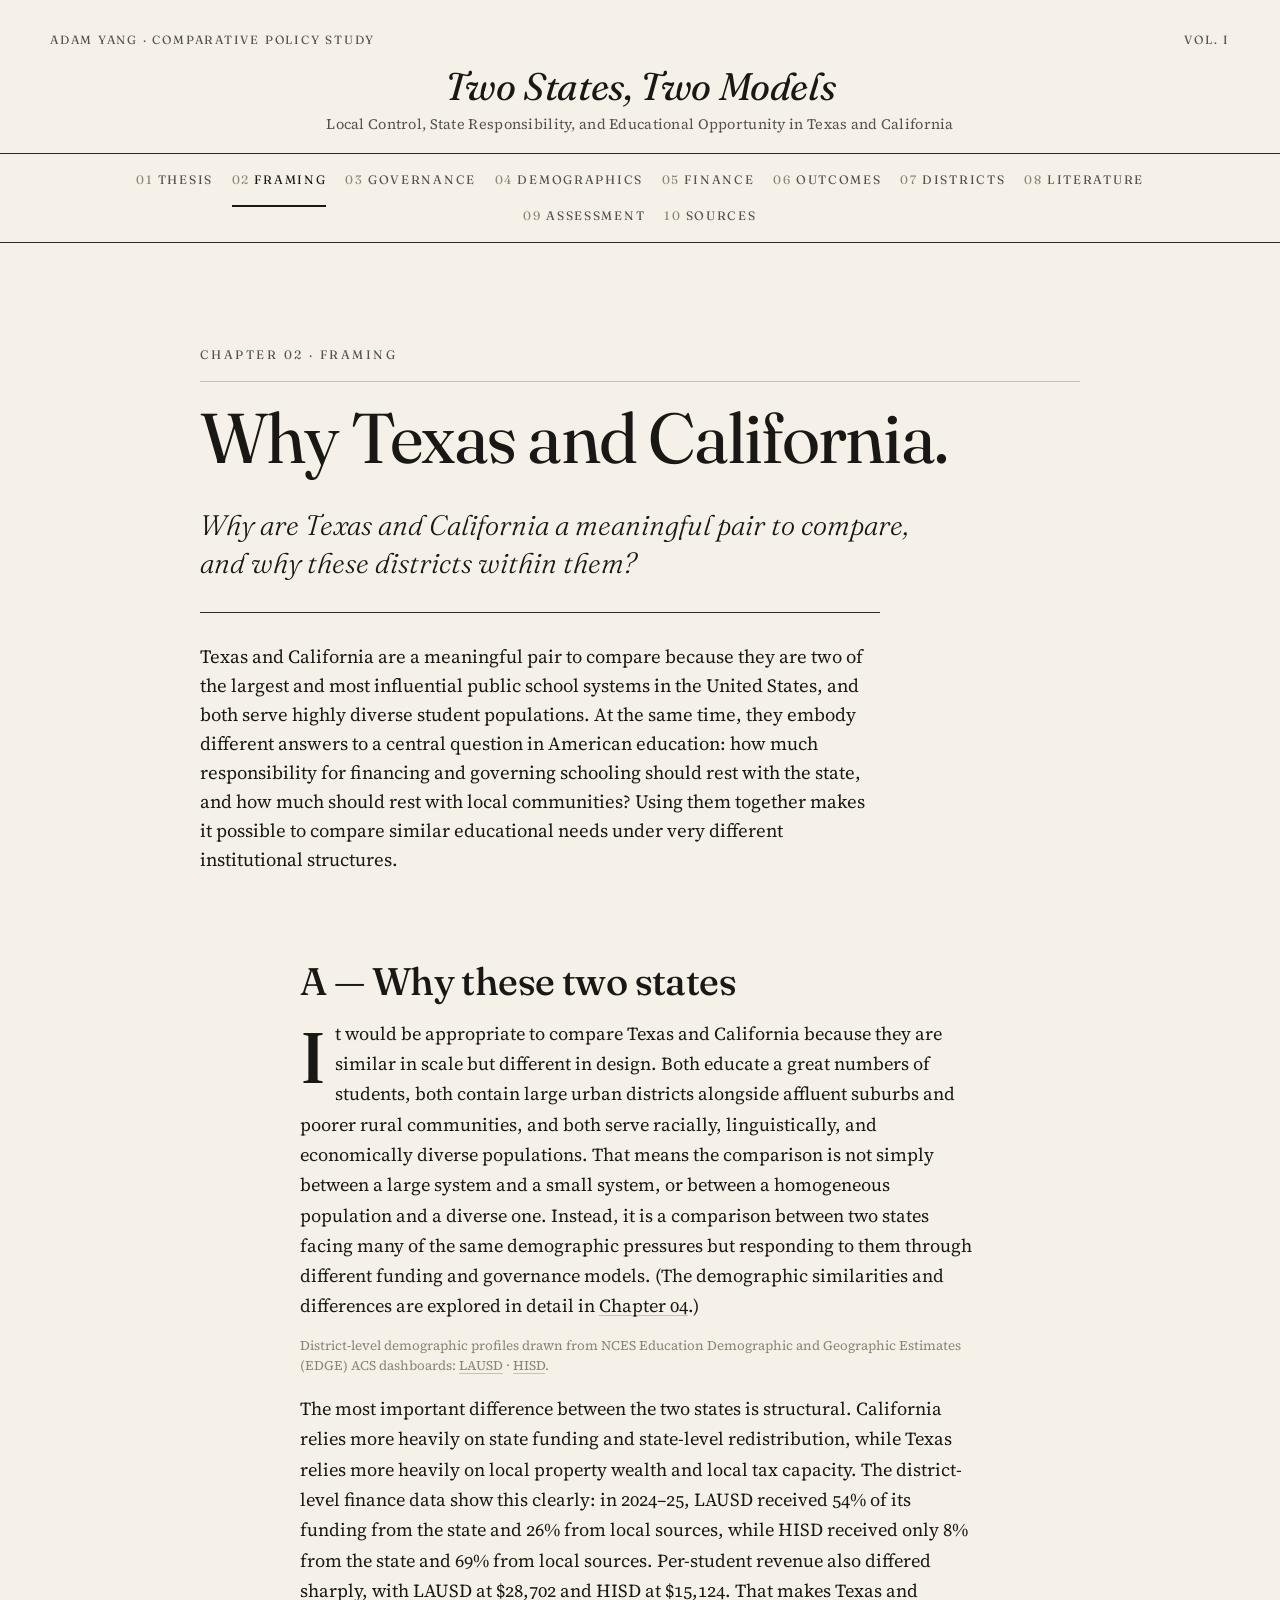
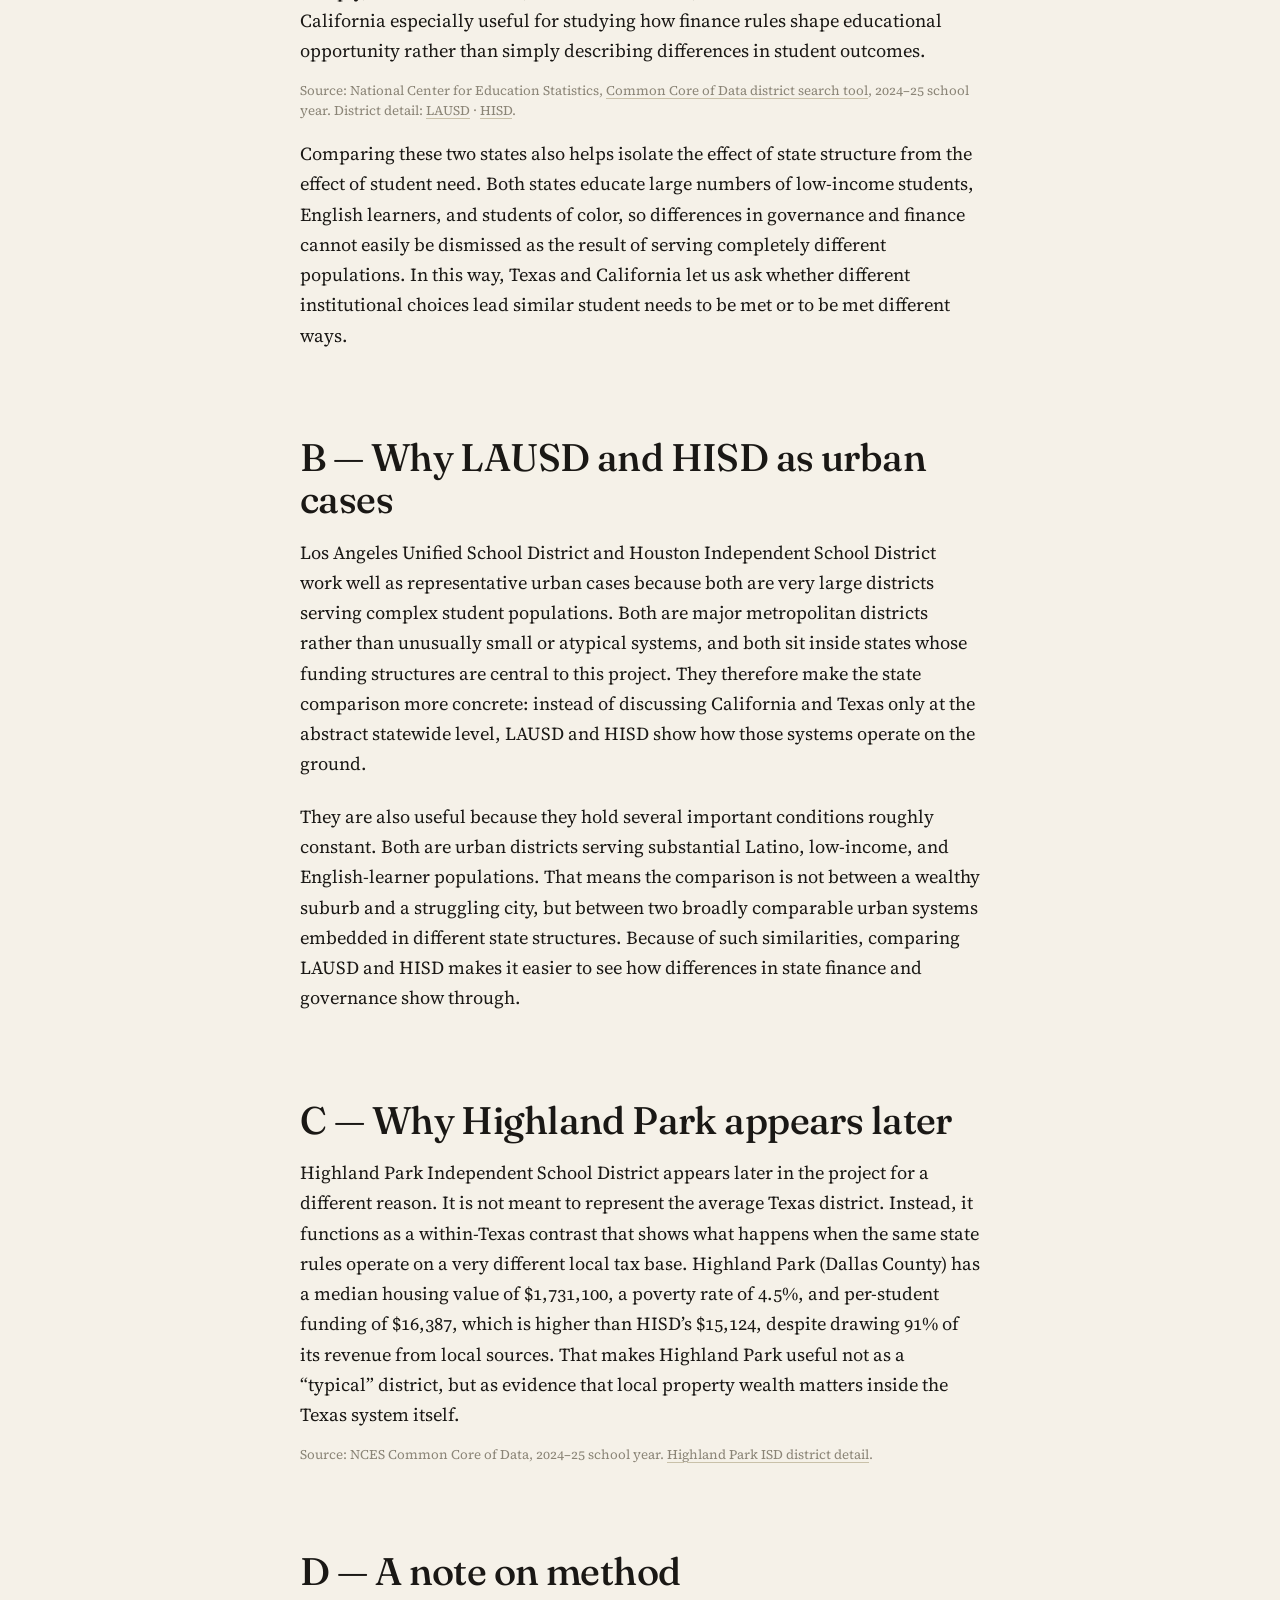
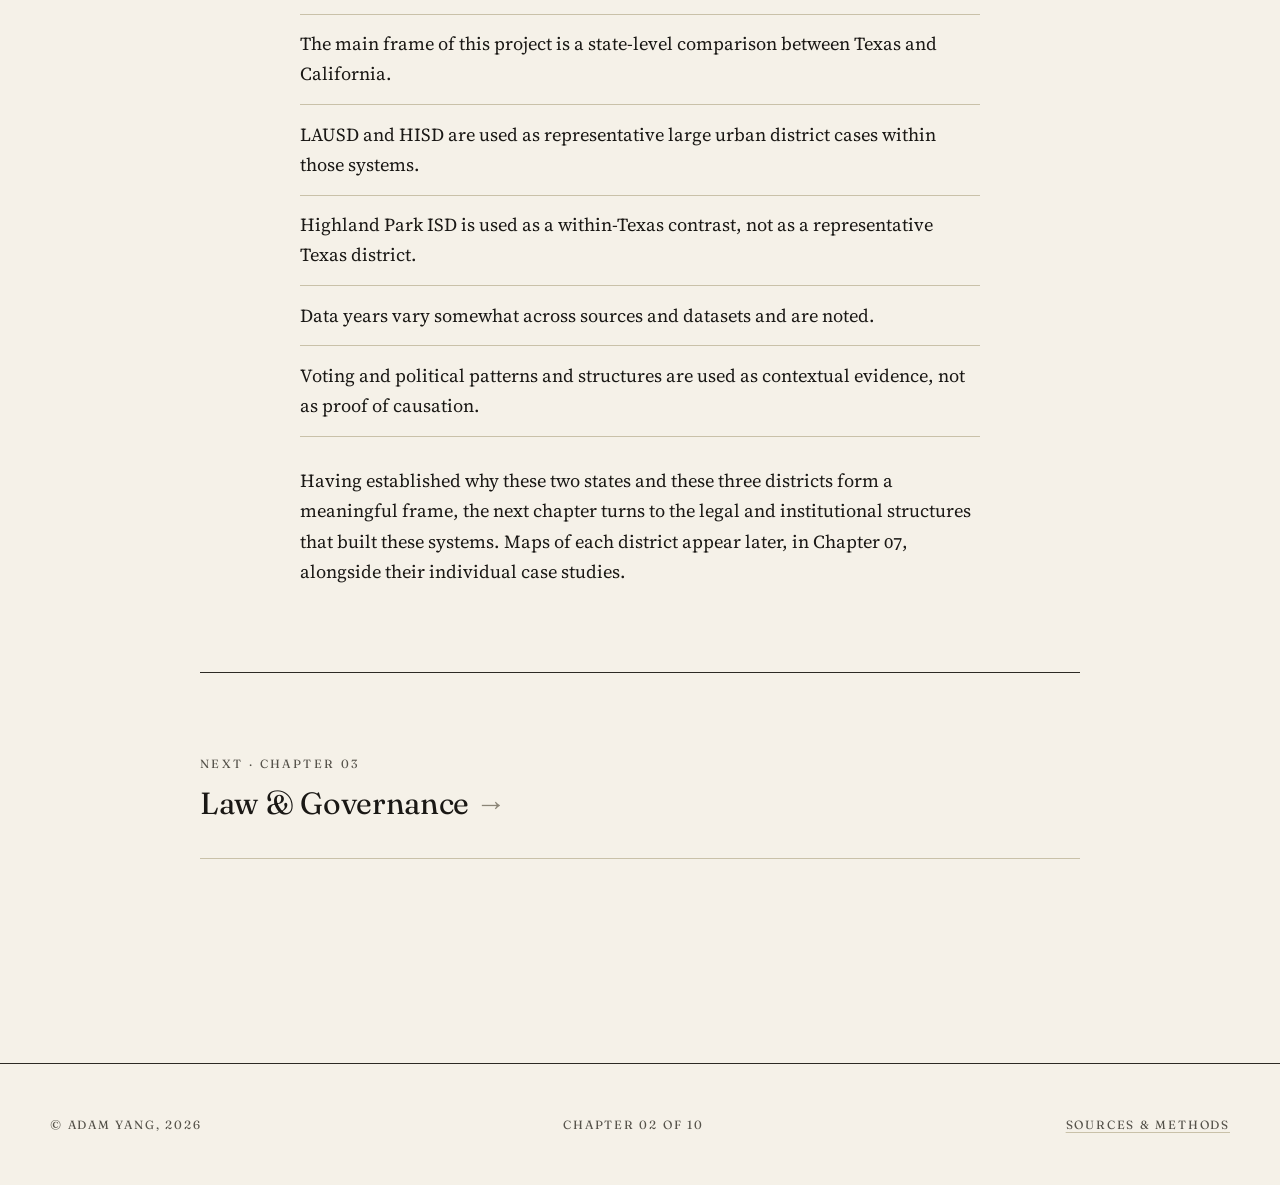
<file: why-these-states.html>
<!DOCTYPE html>
<html lang="en">
<head>
<meta charset="UTF-8">
<meta name="viewport" content="width=device-width, initial-scale=1.0">
<title>Why Texas &amp; California &middot; Two States, Two Models</title>
<link rel="preconnect" href="https://fonts.googleapis.com">
<link rel="preconnect" href="https://fonts.gstatic.com" crossorigin>
<link href="https://fonts.googleapis.com/css2?family=Fraunces:ital,opsz,wght@0,9..144,300..700;1,9..144,300..700&family=Source+Serif+4:ital,opsz,wght@0,8..60,300..700;1,8..60,300..700&display=swap" rel="stylesheet">
<link rel="stylesheet" href="styles.css">
</head>
<body>

<header class="masthead">
  <div class="masthead-meta">
    <span>Adam Yang &middot; Comparative Policy Study</span>
    <span>Vol. I</span>
  </div>
  <h1 class="masthead-title"><a href="index.html">Two States, Two Models</a></h1>
  <div class="masthead-sub">Local Control, State Responsibility, and Educational Opportunity in Texas and California</div>
</header>

<nav class="nav" aria-label="Primary">
  <div class="nav-inner">
    <a href="index.html"><span class="num">01</span>Thesis</a>
    <a href="why-these-states.html" aria-current="page"><span class="num">02</span>Framing</a>
    <a href="governance.html"><span class="num">03</span>Governance</a>
    <a href="demographics.html"><span class="num">04</span>Demographics</a>
    <a href="finance.html"><span class="num">05</span>Finance</a>
    <a href="outcomes.html"><span class="num">06</span>Outcomes</a>
    <a href="districts.html"><span class="num">07</span>Districts</a>
    <a href="literature.html"><span class="num">08</span>Literature</a>
    <a href="conclusion.html"><span class="num">09</span>Assessment</a>
    <a href="sources.html"><span class="num">10</span>Sources</a>
  </div>
</nav>

<main>

  <header class="page-head">
    <div class="chapter">Chapter 02 &middot; Framing</div>
    <h1>Why Texas and California.</h1>
    <p class="question">Why are Texas and California a meaningful pair to compare, and why these districts within them?</p>
    <p class="claim">Texas and California are a meaningful pair to compare because they are two of the largest and most influential public school systems in the United States, and both serve highly diverse student populations. At the same time, they embody different answers to a central question in American education: how much responsibility for financing and governing schooling should rest with the state, and how much should rest with local communities? Using them together makes it possible to compare similar educational needs under very different institutional structures.</p>
  </header>

  <section class="prose has-dropcap">
    <h2>A &mdash; Why these two states</h2>

    <p>It would be appropriate to compare Texas and California because they are similar in scale but different in design. Both educate a great numbers of students, both contain large urban districts alongside affluent suburbs and poorer rural communities, and both serve racially, linguistically, and economically diverse populations. That means the comparison is not simply between a large system and a small system, or between a homogeneous population and a diverse one. Instead, it is a comparison between two states facing many of the same demographic pressures but responding to them through different funding and governance models. (The demographic similarities and differences are explored in detail in <a href="demographics.html">Chapter 04</a>.)</p>
    <p style="font-size: 0.78rem; color: var(--ink-faint); margin-top: -0.6em; margin-bottom: 1.4em; line-height: 1.5;">
      District-level demographic profiles drawn from NCES Education Demographic and Geographic Estimates (EDGE) ACS dashboards: <a href="https://nces.ed.gov/Programs/Edge/ACSDashboard/0622710" style="color: inherit;">LAUSD</a> &middot; <a href="https://nces.ed.gov/Programs/Edge/ACSDashboard/4823640" style="color: inherit;">HISD</a>.
    </p>

    <p>The most important difference between the two states is structural. California relies more heavily on state funding and state-level redistribution, while Texas relies more heavily on local property wealth and local tax capacity. The district-level finance data show this clearly: in 2024&ndash;25, LAUSD received 54% of its funding from the state and 26% from local sources, while HISD received only 8% from the state and 69% from local sources. Per-student revenue also differed sharply, with LAUSD at $28,702 and HISD at $15,124. That makes Texas and California especially useful for studying how finance rules shape educational opportunity rather than simply describing differences in student outcomes.</p>
    <p style="font-size: 0.78rem; color: var(--ink-faint); margin-top: -0.6em; margin-bottom: 1.4em; line-height: 1.5;">
      Source: National Center for Education Statistics, <a href="https://nces.ed.gov/ccd/districtsearch/index.asp" style="color: inherit;">Common Core of Data district search tool</a>, 2024&ndash;25 school year. District detail: <a href="https://nces.ed.gov/ccd/districtsearch/district_detail.asp?Search=1&amp;DistrictID=0622710&amp;DistrictType=1&amp;DistrictType=2&amp;DistrictType=3&amp;DistrictType=4&amp;DistrictType=5&amp;DistrictType=6&amp;DistrictType=7&amp;DistrictType=8&amp;DistrictType=9&amp;NumOfStudentsRange=more&amp;NumOfSchoolsRange=more&amp;ID2=0622710&amp;details=4" style="color: inherit;">LAUSD</a> &middot; <a href="https://nces.ed.gov/ccd/districtsearch/district_detail.asp?Search=1&amp;details=1&amp;DistrictID=4823640&amp;DistrictType=1&amp;DistrictType=2&amp;DistrictType=3&amp;DistrictType=4&amp;DistrictType=5&amp;DistrictType=6&amp;DistrictType=7&amp;DistrictType=8&amp;DistrictType=9&amp;NumOfStudentsRange=more&amp;NumOfSchoolsRange=more&amp;ID2=4823640" style="color: inherit;">HISD</a>.
    </p>

    <p>Comparing these two states also helps isolate the effect of state structure from the effect of student need. Both states educate large numbers of low-income students, English learners, and students of color, so differences in governance and finance cannot easily be dismissed as the result of serving completely different populations. In this way, Texas and California let us ask whether different institutional choices lead similar student needs to be met or to be met different ways.</p>

    <h2>B &mdash; Why LAUSD and HISD as urban cases</h2>

    <p>Los Angeles Unified School District and Houston Independent School District work well as representative urban cases because both are very large districts serving complex student populations. Both are major metropolitan districts rather than unusually small or atypical systems, and both sit inside states whose funding structures are central to this project. They therefore make the state comparison more concrete: instead of discussing California and Texas only at the abstract statewide level, LAUSD and HISD show how those systems operate on the ground.</p>

    <p>They are also useful because they hold several important conditions roughly constant. Both are urban districts serving substantial Latino, low-income, and English-learner populations. That means the comparison is not between a wealthy suburb and a struggling city, but between two broadly comparable urban systems embedded in different state structures. Because of such similarities, comparing LAUSD and HISD makes it easier to see how differences in state finance and governance show through.</p>

    <h2>C &mdash; Why Highland Park appears later</h2>

    <p>Highland Park Independent School District appears later in the project for a different reason. It is not meant to represent the average Texas district. Instead, it functions as a within-Texas contrast that shows what happens when the same state rules operate on a very different local tax base. Highland Park (Dallas County) has a median housing value of $1,731,100, a poverty rate of 4.5%, and per-student funding of $16,387, which is higher than HISD&rsquo;s $15,124, despite drawing 91% of its revenue from local sources. That makes Highland Park useful not as a &ldquo;typical&rdquo; district, but as evidence that local property wealth matters inside the Texas system itself.</p>
    <p style="font-size: 0.78rem; color: var(--ink-faint); margin-top: -0.6em; margin-bottom: 1.4em; line-height: 1.5;">
      Source: NCES Common Core of Data, 2024&ndash;25 school year. <a href="https://nces.ed.gov/ccd/districtsearch/district_detail.asp?Search=1&amp;details=1&amp;DistrictID=4823250&amp;DistrictType=1&amp;DistrictType=2&amp;DistrictType=3&amp;DistrictType=4&amp;DistrictType=5&amp;DistrictType=6&amp;DistrictType=7&amp;DistrictType=8&amp;DistrictType=9&amp;NumOfStudentsRange=more&amp;NumOfSchoolsRange=more&amp;ID2=4823250" style="color: inherit;">Highland Park ISD district detail</a>.
    </p>

    <h2>D &mdash; A note on method</h2>

    <ul style="list-style: none; padding: 0; margin: 1.2em 0 1.6em; border-top: 1px solid var(--rule-soft);">
      <li style="padding: 0.85rem 0; border-bottom: 1px solid var(--rule-soft);">The main frame of this project is a state-level comparison between Texas and California.</li>
      <li style="padding: 0.85rem 0; border-bottom: 1px solid var(--rule-soft);">LAUSD and HISD are used as representative large urban district cases within those systems.</li>
      <li style="padding: 0.85rem 0; border-bottom: 1px solid var(--rule-soft);">Highland Park ISD is used as a within-Texas contrast, not as a representative Texas district.</li>
      <li style="padding: 0.85rem 0; border-bottom: 1px solid var(--rule-soft);">Data years vary somewhat across sources and datasets and are noted.</li>
      <li style="padding: 0.85rem 0; border-bottom: 1px solid var(--rule-soft);">Voting and political patterns and structures are used as contextual evidence, not as proof of causation.</li>
    </ul>
  </section>

  <section class="prose">
    <p>Having established why these two states and these three districts form a meaningful frame, the next chapter turns to the legal and institutional structures that built these systems. Maps of each district appear later, in Chapter 07, alongside their individual case studies.</p>
  </section>

  <nav class="next" aria-label="Next chapter">
    <a href="governance.html">
      <span class="next-label">Next &middot; Chapter 03</span>
      <span class="next-title">Law &amp; Governance</span>
    </a>
  </nav>

</main>

<footer class="site-foot">
  <div class="foot-inner">
    <span>&copy; Adam Yang, 2026</span>
    <span>Chapter 02 of 10</span>
    <span><a href="sources.html">Sources &amp; Methods</a></span>
  </div>
</footer>

</body>
</html>
</file>
<file: styles.css>
/* ==========================================================================
   Two States, Two Models
   Shared stylesheet — editorial / long-form aesthetic
   ========================================================================== */

:root {
  /* Surface */
  --bg:        #f5f1e8;   /* warm cream (newsprint) */
  --bg-alt:    #ece6d4;   /* deeper cream for cards */
  --bg-sunk:   #e4dcc4;   /* sunk surface */

  /* Ink */
  --ink:       #1a1815;
  --ink-soft:  #55524a;
  --ink-faint: #8b8577;
  --rule:      #2d2a24;
  --rule-soft: #c9c1a9;

  /* California — Pacific teal */
  --ca:        #1d4d5c;
  --ca-mid:    #4a7a8a;
  --ca-bg:     #d6e3e7;

  /* Texas — terracotta */
  --tx:        #a85c32;
  --tx-mid:    #c78257;
  --tx-bg:     #ebd6c1;

  /* Accent — olive, used sparingly */
  --accent:    #6b7a3f;

  /* Federal / neutral third category */
  --neutral:   #8b8577;
  --neutral-bg:#d8d3c2;

  /* Typography */
  --f-display: 'Fraunces', 'Times New Roman', Georgia, serif;
  --f-body:    'Source Serif 4', 'Source Serif Pro', Georgia, serif;
  --f-label:   'Fraunces', Georgia, serif;

  /* Layout */
  --col-wide:  1180px;
  --col-read:  680px;
  --col-mid:   880px;

  --space-xs:  0.5rem;
  --space-s:   1rem;
  --space-m:   1.75rem;
  --space-l:   3rem;
  --space-xl:  5rem;
  --space-xxl: 7rem;
}

/* --------------------------------------------------------------------------
   Reset & base
   -------------------------------------------------------------------------- */

*, *::before, *::after {
  box-sizing: border-box;
}

html {
  font-size: 17px;
  -webkit-text-size-adjust: 100%;
  -webkit-font-smoothing: antialiased;
  -moz-osx-font-smoothing: grayscale;
}

body {
  margin: 0;
  background: var(--bg);
  color: var(--ink);
  font-family: var(--f-body);
  font-weight: 400;
  line-height: 1.6;
  font-feature-settings: "onum" 1, "kern" 1, "liga" 1;
}

img { max-width: 100%; display: block; }
hr { border: 0; border-top: 1px solid var(--rule-soft); margin: var(--space-l) 0; }
::selection { background: var(--ink); color: var(--bg); }

/* --------------------------------------------------------------------------
   Typography
   -------------------------------------------------------------------------- */

h1, h2, h3, h4 {
  font-family: var(--f-display);
  font-weight: 500;
  letter-spacing: -0.015em;
  line-height: 1.1;
  margin: 0 0 var(--space-s) 0;
  color: var(--ink);
}

h1 { font-size: clamp(2.4rem, 5.5vw, 4.2rem); font-weight: 400; letter-spacing: -0.025em; }
h2 { font-size: clamp(1.7rem, 3vw, 2.3rem); font-weight: 500; margin-top: var(--space-l); }
h3 { font-size: 1.25rem; font-weight: 600; margin-top: var(--space-m); letter-spacing: 0; }
h4 { font-size: 1rem; font-weight: 600; text-transform: uppercase; letter-spacing: 0.08em; color: var(--ink-soft); }

p { margin: 0 0 1.1em 0; }
p + p { text-indent: 0; }

a {
  color: var(--ink);
  text-decoration: underline;
  text-decoration-color: var(--rule-soft);
  text-decoration-thickness: 1px;
  text-underline-offset: 3px;
  transition: text-decoration-color 0.15s ease;
}
a:hover { text-decoration-color: var(--ink); }

em { font-style: italic; }
strong { font-weight: 600; }
blockquote {
  margin: var(--space-m) 0;
  padding: 0 0 0 var(--space-m);
  border-left: 2px solid var(--rule);
  font-family: var(--f-display);
  font-style: italic;
  font-size: 1.3rem;
  line-height: 1.4;
  color: var(--ink);
}

.label {
  font-family: var(--f-label);
  font-size: 0.72rem;
  font-weight: 600;
  text-transform: uppercase;
  letter-spacing: 0.18em;
  color: var(--ink-soft);
}

.dek {
  font-family: var(--f-display);
  font-weight: 300;
  font-style: italic;
  font-size: clamp(1.15rem, 1.8vw, 1.45rem);
  line-height: 1.4;
  color: var(--ink-soft);
  max-width: 38ch;
}

/* --------------------------------------------------------------------------
   Masthead
   -------------------------------------------------------------------------- */

.masthead {
  border-bottom: 1px solid var(--rule);
  padding: var(--space-m) var(--space-m) var(--space-s);
  text-align: center;
  background: var(--bg);
}

.masthead-meta {
  display: flex;
  justify-content: space-between;
  font-family: var(--f-label);
  font-size: 0.7rem;
  letter-spacing: 0.15em;
  text-transform: uppercase;
  color: var(--ink-soft);
  max-width: var(--col-wide);
  margin: 0 auto var(--space-s);
}

.masthead-title {
  font-family: var(--f-display);
  font-weight: 400;
  font-style: italic;
  font-size: clamp(1.6rem, 3vw, 2.3rem);
  line-height: 1.05;
  margin: 0;
  letter-spacing: -0.01em;
}

.masthead-title a {
  color: inherit;
  text-decoration: none;
}

.masthead-sub {
  font-family: var(--f-body);
  font-size: 0.85rem;
  color: var(--ink-soft);
  margin-top: 0.4rem;
  letter-spacing: 0.02em;
}

/* --------------------------------------------------------------------------
   Navigation
   -------------------------------------------------------------------------- */

.nav {
  border-bottom: 1px solid var(--rule);
  background: var(--bg);
  position: sticky;
  top: 0;
  z-index: 10;
}

.nav-inner {
  max-width: var(--col-wide);
  margin: 0 auto;
  padding: 0.6rem var(--space-m);
  display: flex;
  flex-wrap: wrap;
  gap: 0.25rem 1.1rem;
  justify-content: center;
}

.nav a {
  font-family: var(--f-label);
  font-size: 0.72rem;
  letter-spacing: 0.14em;
  text-transform: uppercase;
  color: var(--ink-soft);
  text-decoration: none;
  padding: 0.35rem 0;
  position: relative;
  white-space: nowrap;
}

.nav a .num {
  font-feature-settings: "lnum" 1;
  color: var(--ink-faint);
  margin-right: 0.35em;
}

.nav a:hover { color: var(--ink); }

.nav a[aria-current="page"] {
  color: var(--ink);
}
.nav a[aria-current="page"]::after {
  content: "";
  position: absolute;
  left: 0; right: 0; bottom: -0.65rem;
  height: 2px;
  background: var(--ink);
}

/* --------------------------------------------------------------------------
   Page shell
   -------------------------------------------------------------------------- */

main {
  max-width: var(--col-wide);
  margin: 0 auto;
  padding: var(--space-l) var(--space-m) var(--space-xl);
}

.page-head {
  max-width: var(--col-mid);
  margin: var(--space-l) auto var(--space-xl);
  text-align: left;
}

.page-head .chapter {
  font-family: var(--f-label);
  font-size: 0.72rem;
  letter-spacing: 0.2em;
  text-transform: uppercase;
  color: var(--ink-soft);
  margin-bottom: var(--space-s);
  padding-bottom: var(--space-s);
  border-bottom: 1px solid var(--rule-soft);
}

.page-head h1 {
  margin-bottom: var(--space-m);
}

.page-head .question {
  font-family: var(--f-display);
  font-weight: 300;
  font-style: italic;
  font-size: clamp(1.3rem, 2.2vw, 1.7rem);
  line-height: 1.35;
  color: var(--ink);
  max-width: 42ch;
  margin: 0;
}

.page-head .claim {
  font-family: var(--f-body);
  font-size: 1.1rem;
  line-height: 1.55;
  color: var(--ink);
  max-width: var(--col-read);
  margin: var(--space-m) 0 0;
  padding-top: var(--space-m);
  border-top: 1px solid var(--rule);
}

/* Body content column */
.prose {
  max-width: var(--col-read);
  margin: 0 auto;
  font-size: 1.08rem;
  line-height: 1.65;
}
.prose p { margin-bottom: 1.2em; }
.prose h2 { margin-top: var(--space-xl); }
.prose h3 { margin-top: var(--space-l); }

.prose-wide {
  max-width: var(--col-mid);
  margin: 0 auto;
}

/* Drop cap on the first paragraph of .prose when .has-dropcap is set */
.has-dropcap > p:first-of-type::first-letter {
  font-family: var(--f-display);
  font-weight: 500;
  float: left;
  font-size: 4.2rem;
  line-height: 0.9;
  padding: 0.1rem 0.5rem 0 0;
  margin-top: 0.25rem;
  color: var(--ink);
}

/* Placeholder guidance boxes — used in scaffolded pages */
.todo {
  background: var(--bg-alt);
  border-left: 3px solid var(--accent);
  padding: 1rem 1.2rem;
  margin: 1.2rem 0;
  font-size: 0.95rem;
  color: var(--ink-soft);
  font-style: italic;
}
.todo strong { color: var(--ink); font-style: normal; letter-spacing: 0.04em; text-transform: uppercase; font-size: 0.75rem; display: block; margin-bottom: 0.3rem; font-weight: 700; font-family: var(--f-label); }

/* --------------------------------------------------------------------------
   Quick facts (home page)
   -------------------------------------------------------------------------- */

.quickfacts {
  display: grid;
  grid-template-columns: repeat(auto-fit, minmax(240px, 1fr));
  gap: 1px;
  background: var(--rule);
  border: 1px solid var(--rule);
  margin: var(--space-l) 0;
}

.quickfact {
  background: var(--bg);
  padding: var(--space-m);
  position: relative;
}

.quickfact .qf-state {
  font-family: var(--f-label);
  font-size: 0.72rem;
  letter-spacing: 0.16em;
  text-transform: uppercase;
  font-weight: 600;
  margin-bottom: 0.8rem;
}
.quickfact.is-ca .qf-state { color: var(--ca); }
.quickfact.is-tx .qf-state { color: var(--tx); }

.quickfact .qf-num {
  font-family: var(--f-display);
  font-size: clamp(2rem, 4vw, 2.8rem);
  font-weight: 400;
  line-height: 1;
  letter-spacing: -0.02em;
  margin-bottom: 0.5rem;
  font-feature-settings: "lnum" 1, "tnum" 1;
}

.quickfact .qf-label {
  font-size: 0.95rem;
  color: var(--ink-soft);
  line-height: 1.35;
}

/* --------------------------------------------------------------------------
   Figures / data visualizations
   -------------------------------------------------------------------------- */

.fig {
  margin: var(--space-l) 0;
  max-width: var(--col-mid);
  margin-left: auto;
  margin-right: auto;
}

.fig-label {
  font-family: var(--f-label);
  font-size: 0.72rem;
  letter-spacing: 0.18em;
  text-transform: uppercase;
  color: var(--ink-soft);
  margin-bottom: var(--space-s);
  padding-bottom: 0.6rem;
  border-bottom: 1px solid var(--rule);
  display: flex;
  justify-content: space-between;
  align-items: baseline;
}
.fig-label .fig-num {
  color: var(--ink);
  font-weight: 600;
  margin-right: 0.8rem;
}

.fig-caption {
  font-size: 0.85rem;
  color: var(--ink-soft);
  line-height: 1.45;
  margin-top: var(--space-s);
  padding-top: var(--space-s);
  border-top: 1px solid var(--rule-soft);
}

/* Stacked bar chart — funding shares */
.stack-rows {
  display: grid;
  gap: 1rem;
}
.stack-row {
  display: grid;
  grid-template-columns: 90px 1fr;
  align-items: center;
  gap: 1rem;
}
.stack-row .sr-label {
  font-family: var(--f-display);
  font-size: 1rem;
  font-weight: 600;
  letter-spacing: 0.02em;
}
.stack {
  display: flex;
  height: 44px;
  border: 1px solid var(--rule);
  background: var(--bg-sunk);
  font-family: var(--f-label);
  font-size: 0.72rem;
  letter-spacing: 0.08em;
  font-weight: 600;
}
.stack > span {
  display: flex;
  align-items: center;
  justify-content: center;
  color: #fff;
  padding: 0 0.5rem;
  overflow: hidden;
  white-space: nowrap;
}
.stack .s-state { background: var(--ca); }
.stack .s-local { background: var(--ink); }
.stack .s-other { background: var(--neutral); }

.stack.is-tx .s-state { background: var(--tx); }

.stack-legend {
  display: flex;
  flex-wrap: wrap;
  gap: 1.25rem;
  margin-top: 1rem;
  font-family: var(--f-label);
  font-size: 0.7rem;
  letter-spacing: 0.12em;
  text-transform: uppercase;
  color: var(--ink-soft);
}
.stack-legend span::before {
  content: "";
  display: inline-block;
  width: 11px; height: 11px;
  margin-right: 0.45rem;
  vertical-align: -1px;
}
.stack-legend .lg-state-ca::before { background: var(--ca); }
.stack-legend .lg-state-tx::before { background: var(--tx); }
.stack-legend .lg-local::before    { background: var(--ink); }
.stack-legend .lg-other::before    { background: var(--neutral); }

/* Simple bar comparison */
.bars {
  display: grid;
  gap: 1.1rem;
}
.bar-row {
  display: grid;
  grid-template-columns: 120px 1fr auto;
  gap: 1rem;
  align-items: center;
}
.bar-row .br-label {
  font-family: var(--f-display);
  font-weight: 600;
  font-size: 1rem;
}
.bar-track {
  height: 28px;
  background: var(--bg-sunk);
  border: 1px solid var(--rule);
  position: relative;
}
.bar-fill {
  height: 100%;
}
.bar-fill.is-ca { background: var(--ca); }
.bar-fill.is-tx { background: var(--tx); }
.bar-fill.is-neutral { background: var(--neutral); }

.bar-row .br-value {
  font-family: var(--f-display);
  font-feature-settings: "lnum" 1, "tnum" 1;
  font-weight: 600;
  font-size: 1.05rem;
}

/* Comparison table */
.compare {
  width: 100%;
  border-collapse: collapse;
  margin: var(--space-l) 0;
  font-size: 0.98rem;
}
.compare th, .compare td {
  padding: 0.9rem 1rem;
  text-align: left;
  border-bottom: 1px solid var(--rule-soft);
  vertical-align: top;
}
.compare th {
  font-family: var(--f-label);
  font-size: 0.7rem;
  letter-spacing: 0.15em;
  text-transform: uppercase;
  font-weight: 700;
  color: var(--ink-soft);
  border-bottom: 1px solid var(--rule);
}
.compare .th-ca { color: var(--ca); }
.compare .th-tx { color: var(--tx); }
.compare td:first-child {
  font-family: var(--f-label);
  font-size: 0.72rem;
  text-transform: uppercase;
  letter-spacing: 0.12em;
  color: var(--ink-soft);
  white-space: nowrap;
}
.compare tbody tr:hover { background: var(--bg-alt); }

/* District cards */
.cards {
  display: grid;
  grid-template-columns: repeat(auto-fit, minmax(260px, 1fr));
  gap: 1px;
  background: var(--rule);
  border: 1px solid var(--rule);
  margin: var(--space-l) 0;
}
.card {
  background: var(--bg);
  padding: var(--space-m);
}
.card .card-head {
  display: flex;
  justify-content: space-between;
  align-items: baseline;
  margin-bottom: var(--space-s);
  padding-bottom: var(--space-s);
  border-bottom: 1px solid var(--rule-soft);
}
.card .card-name {
  font-family: var(--f-display);
  font-size: 1.3rem;
  font-weight: 500;
  letter-spacing: -0.01em;
}
.card .card-state {
  font-family: var(--f-label);
  font-size: 0.7rem;
  letter-spacing: 0.15em;
  text-transform: uppercase;
  font-weight: 600;
}
.card.is-ca .card-state { color: var(--ca); }
.card.is-tx .card-state { color: var(--tx); }
.card dl { margin: 0; font-size: 0.92rem; }
.card dt { color: var(--ink-soft); font-family: var(--f-label); font-size: 0.7rem; letter-spacing: 0.1em; text-transform: uppercase; margin-top: 0.8rem; }
.card dd { margin: 0.15rem 0 0; font-family: var(--f-display); font-weight: 600; font-feature-settings: "lnum" 1, "tnum" 1; font-size: 1.05rem; }
.card .card-note { font-size: 0.9rem; color: var(--ink-soft); margin-top: 1rem; line-height: 1.5; font-style: italic; }

/* --------------------------------------------------------------------------
   Pull quote / takeaway
   -------------------------------------------------------------------------- */

.takeaway {
  max-width: var(--col-mid);
  margin: var(--space-xl) auto;
  padding: var(--space-l) 0;
  border-top: 2px solid var(--rule);
  border-bottom: 2px solid var(--rule);
  text-align: center;
}
.takeaway .t-label {
  font-family: var(--f-label);
  font-size: 0.7rem;
  letter-spacing: 0.2em;
  text-transform: uppercase;
  color: var(--ink-soft);
  margin-bottom: var(--space-s);
}
.takeaway blockquote {
  margin: 0 auto;
  padding: 0;
  border: none;
  font-family: var(--f-display);
  font-weight: 300;
  font-style: italic;
  font-size: clamp(1.35rem, 2.4vw, 1.9rem);
  line-height: 1.35;
  max-width: 32ch;
  color: var(--ink);
}

/* --------------------------------------------------------------------------
   Page transition / next-page link
   -------------------------------------------------------------------------- */

.next {
  max-width: var(--col-mid);
  margin: var(--space-xl) auto 0;
  padding-top: var(--space-l);
  border-top: 1px solid var(--rule);
}
.next a {
  display: block;
  text-decoration: none;
  padding: var(--space-m) 0;
  border-bottom: 1px solid var(--rule-soft);
  transition: padding 0.2s ease;
}
.next a:hover { padding-left: 0.5rem; border-bottom-color: var(--ink); }
.next .next-label {
  font-family: var(--f-label);
  font-size: 0.7rem;
  letter-spacing: 0.2em;
  text-transform: uppercase;
  color: var(--ink-soft);
  display: block;
  margin-bottom: 0.35rem;
}
.next .next-title {
  font-family: var(--f-display);
  font-size: clamp(1.3rem, 2.5vw, 1.8rem);
  font-weight: 400;
  letter-spacing: -0.01em;
  color: var(--ink);
}
.next .next-title::after {
  content: " →";
  color: var(--ink-faint);
}

/* --------------------------------------------------------------------------
   Hero (home page)
   -------------------------------------------------------------------------- */

.hero {
  max-width: var(--col-wide);
  margin: var(--space-xl) auto;
  padding: 0 var(--space-m);
  display: grid;
  grid-template-columns: 1fr;
  gap: var(--space-l);
  align-items: end;
}
@media (min-width: 900px) {
  .hero { grid-template-columns: 1.4fr 1fr; gap: var(--space-xl); }
}
.hero-eyebrow {
  font-family: var(--f-label);
  font-size: 0.75rem;
  letter-spacing: 0.2em;
  text-transform: uppercase;
  color: var(--ink-soft);
  margin-bottom: var(--space-m);
  padding-bottom: var(--space-s);
  border-bottom: 1px solid var(--rule);
}
.hero h1 {
  font-size: clamp(2.6rem, 6vw, 5rem);
  font-weight: 300;
  letter-spacing: -0.03em;
  line-height: 0.98;
  margin-bottom: var(--space-m);
}
.hero h1 em {
  font-style: italic;
  font-weight: 400;
  color: var(--ca);
}
.hero h1 em.tx { color: var(--tx); }

.hero-lede {
  font-family: var(--f-display);
  font-weight: 300;
  font-style: italic;
  font-size: clamp(1.2rem, 2vw, 1.5rem);
  line-height: 1.4;
  color: var(--ink);
  max-width: 40ch;
}

.hero-aside {
  border-top: 1px solid var(--rule);
  padding-top: var(--space-m);
}
.hero-aside .label { display: block; margin-bottom: var(--space-s); }
.hero-aside p { font-size: 0.98rem; line-height: 1.55; color: var(--ink-soft); }

/* Thesis block on home */
.thesis {
  max-width: var(--col-mid);
  margin: var(--space-xxl) auto;
  padding: 0 var(--space-m);
}
.thesis .label { display: block; margin-bottom: var(--space-m); }
.thesis-text {
  font-family: var(--f-display);
  font-weight: 300;
  font-size: clamp(1.4rem, 2.5vw, 1.9rem);
  line-height: 1.35;
  letter-spacing: -0.01em;
  color: var(--ink);
}
.thesis-text em { font-style: italic; color: var(--ca); }
.thesis-text em.tx { color: var(--tx); }

/* TOC block on home */
.toc {
  max-width: var(--col-wide);
  margin: var(--space-xxl) auto var(--space-xl);
  padding: 0 var(--space-m);
}
.toc-label {
  font-family: var(--f-label);
  font-size: 0.75rem;
  letter-spacing: 0.2em;
  text-transform: uppercase;
  color: var(--ink-soft);
  margin-bottom: var(--space-m);
  padding-bottom: var(--space-s);
  border-bottom: 1px solid var(--rule);
}
.toc-list {
  list-style: none;
  padding: 0;
  margin: 0;
}
.toc-list li {
  border-bottom: 1px solid var(--rule-soft);
}
.toc-list a {
  display: grid;
  grid-template-columns: 3.5rem 1fr 2fr auto;
  gap: var(--space-m);
  padding: 1.15rem 0;
  align-items: baseline;
  text-decoration: none;
  transition: padding 0.2s ease, background 0.2s ease;
}
.toc-list a:hover {
  padding-left: 0.5rem;
  background: var(--bg-alt);
}
.toc-num {
  font-family: var(--f-display);
  font-feature-settings: "lnum" 1, "tnum" 1;
  font-size: 1rem;
  color: var(--ink-faint);
  font-weight: 500;
}
.toc-title {
  font-family: var(--f-display);
  font-size: 1.25rem;
  font-weight: 500;
  color: var(--ink);
  letter-spacing: -0.01em;
}
.toc-q {
  font-family: var(--f-display);
  font-style: italic;
  font-weight: 300;
  color: var(--ink-soft);
  font-size: 0.98rem;
  line-height: 1.35;
}
.toc-arrow {
  color: var(--ink-faint);
  font-size: 0.9rem;
}
@media (max-width: 720px) {
  .toc-list a { grid-template-columns: 2.2rem 1fr auto; }
  .toc-q { display: none; }
}

/* --------------------------------------------------------------------------
   Footer
   -------------------------------------------------------------------------- */

footer.site-foot {
  border-top: 1px solid var(--rule);
  margin-top: var(--space-xxl);
  padding: var(--space-l) var(--space-m);
  background: var(--bg);
}
.foot-inner {
  max-width: var(--col-wide);
  margin: 0 auto;
  display: flex;
  flex-wrap: wrap;
  gap: var(--space-m);
  justify-content: space-between;
  font-family: var(--f-label);
  font-size: 0.7rem;
  letter-spacing: 0.15em;
  text-transform: uppercase;
  color: var(--ink-soft);
}
.foot-inner a { color: inherit; }

/* --------------------------------------------------------------------------
   Print
   -------------------------------------------------------------------------- */
@media print {
  :root { --bg: #fff; }
  .nav, .next, footer.site-foot { display: none; }
  main { max-width: 100%; padding: 0; }
  .prose, .fig, .page-head, .takeaway { max-width: 100%; }
}
</file>
